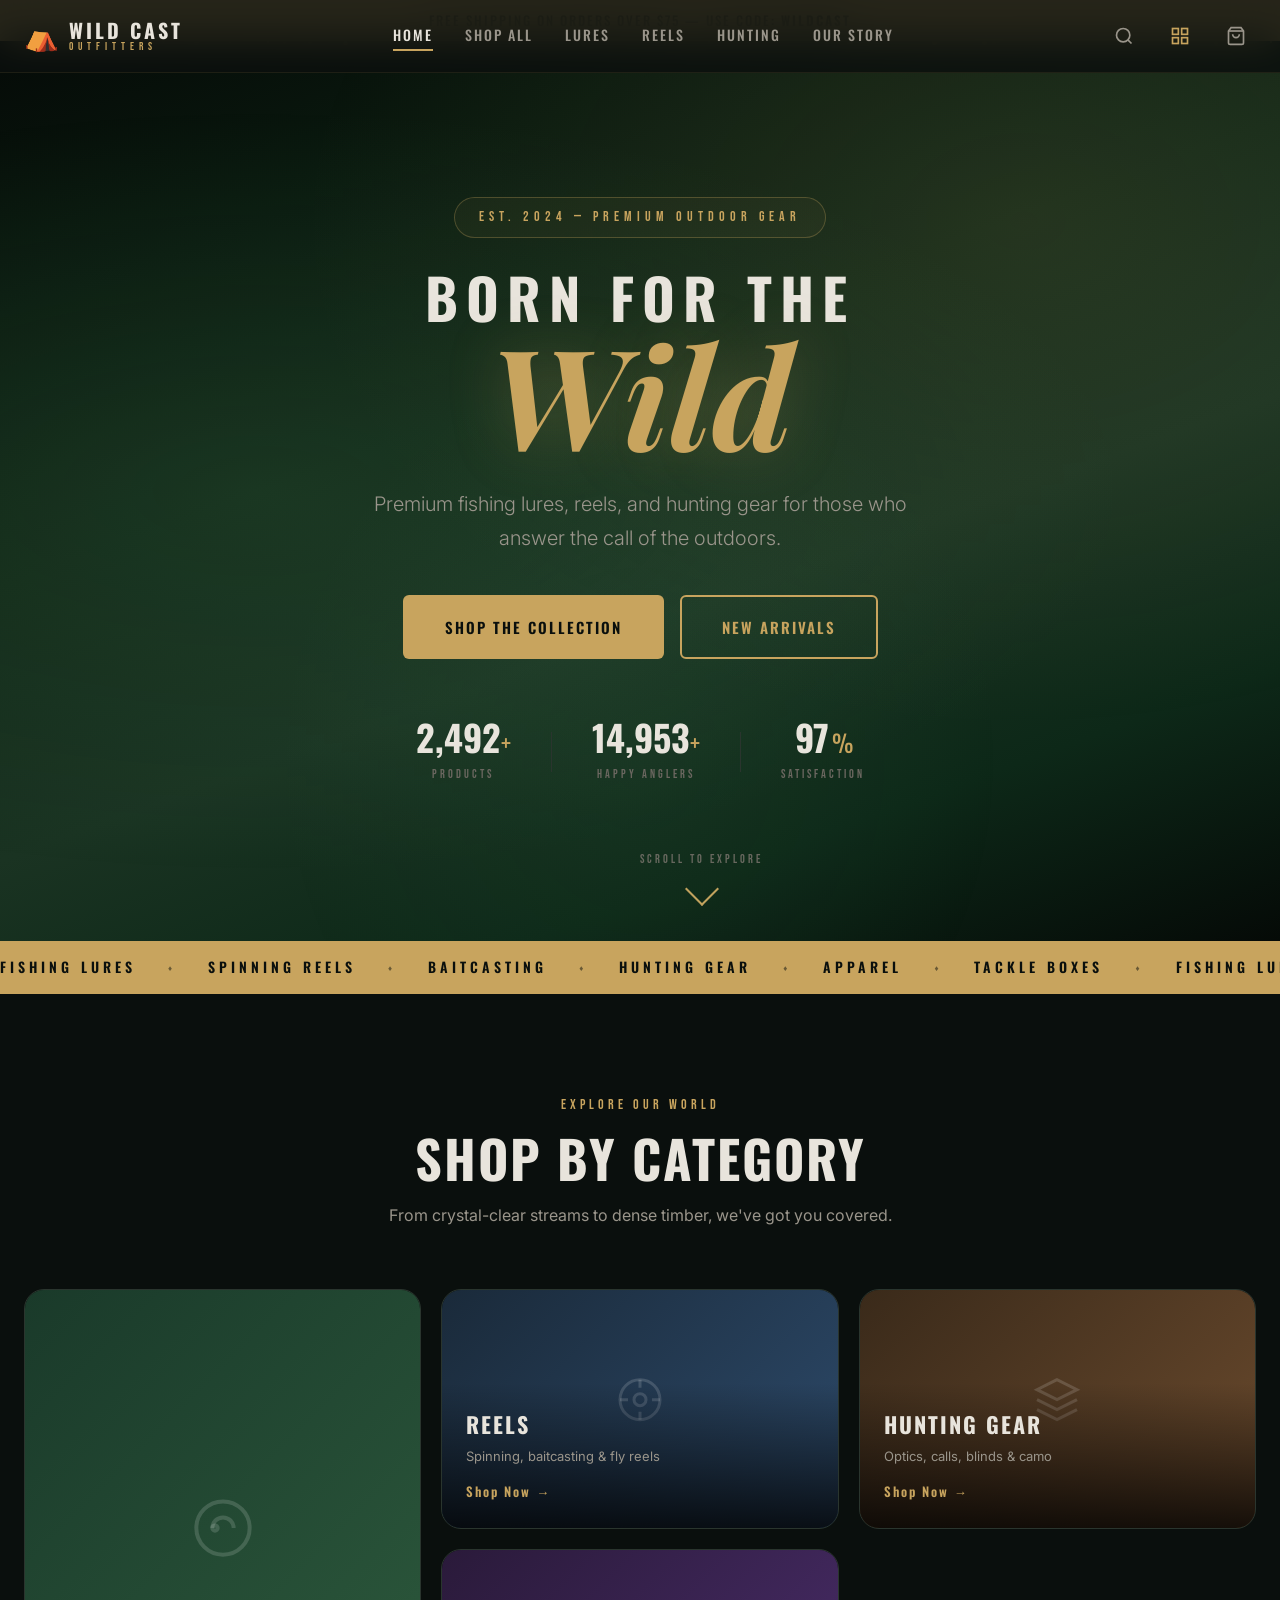
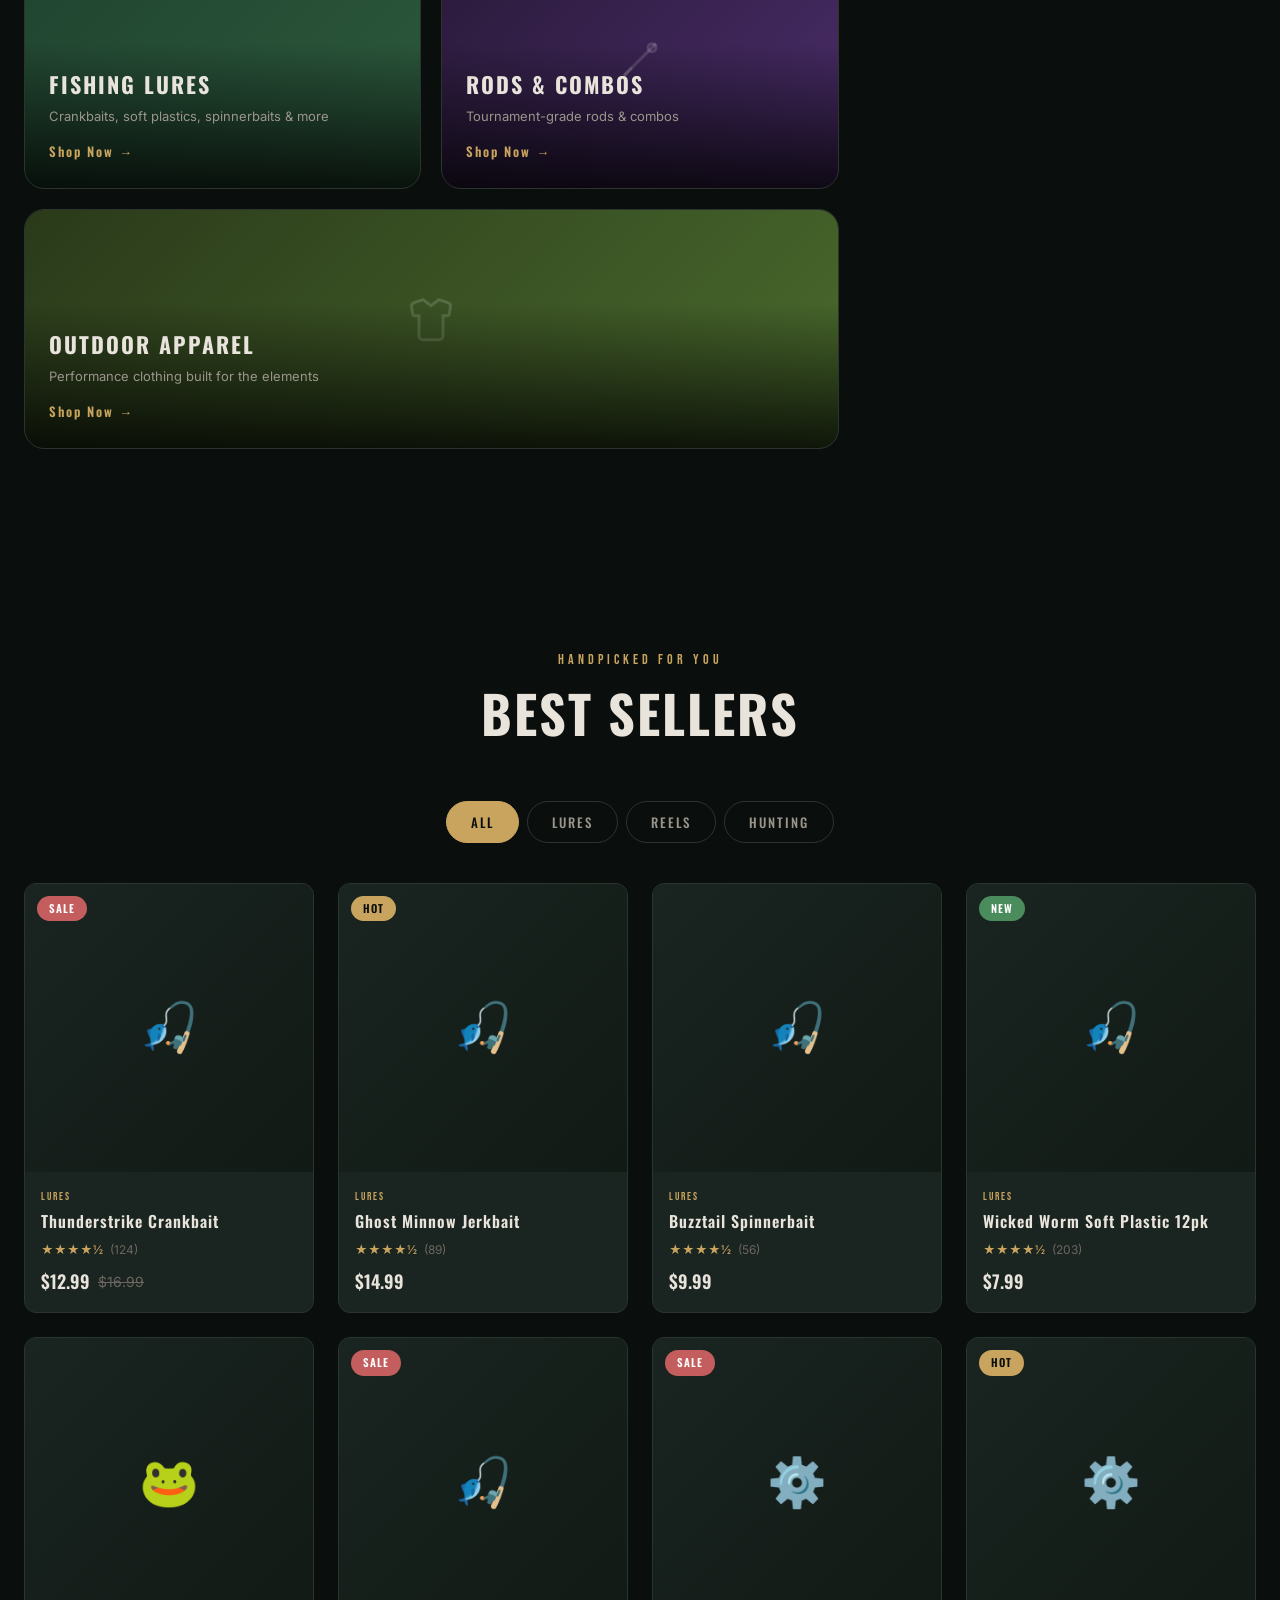
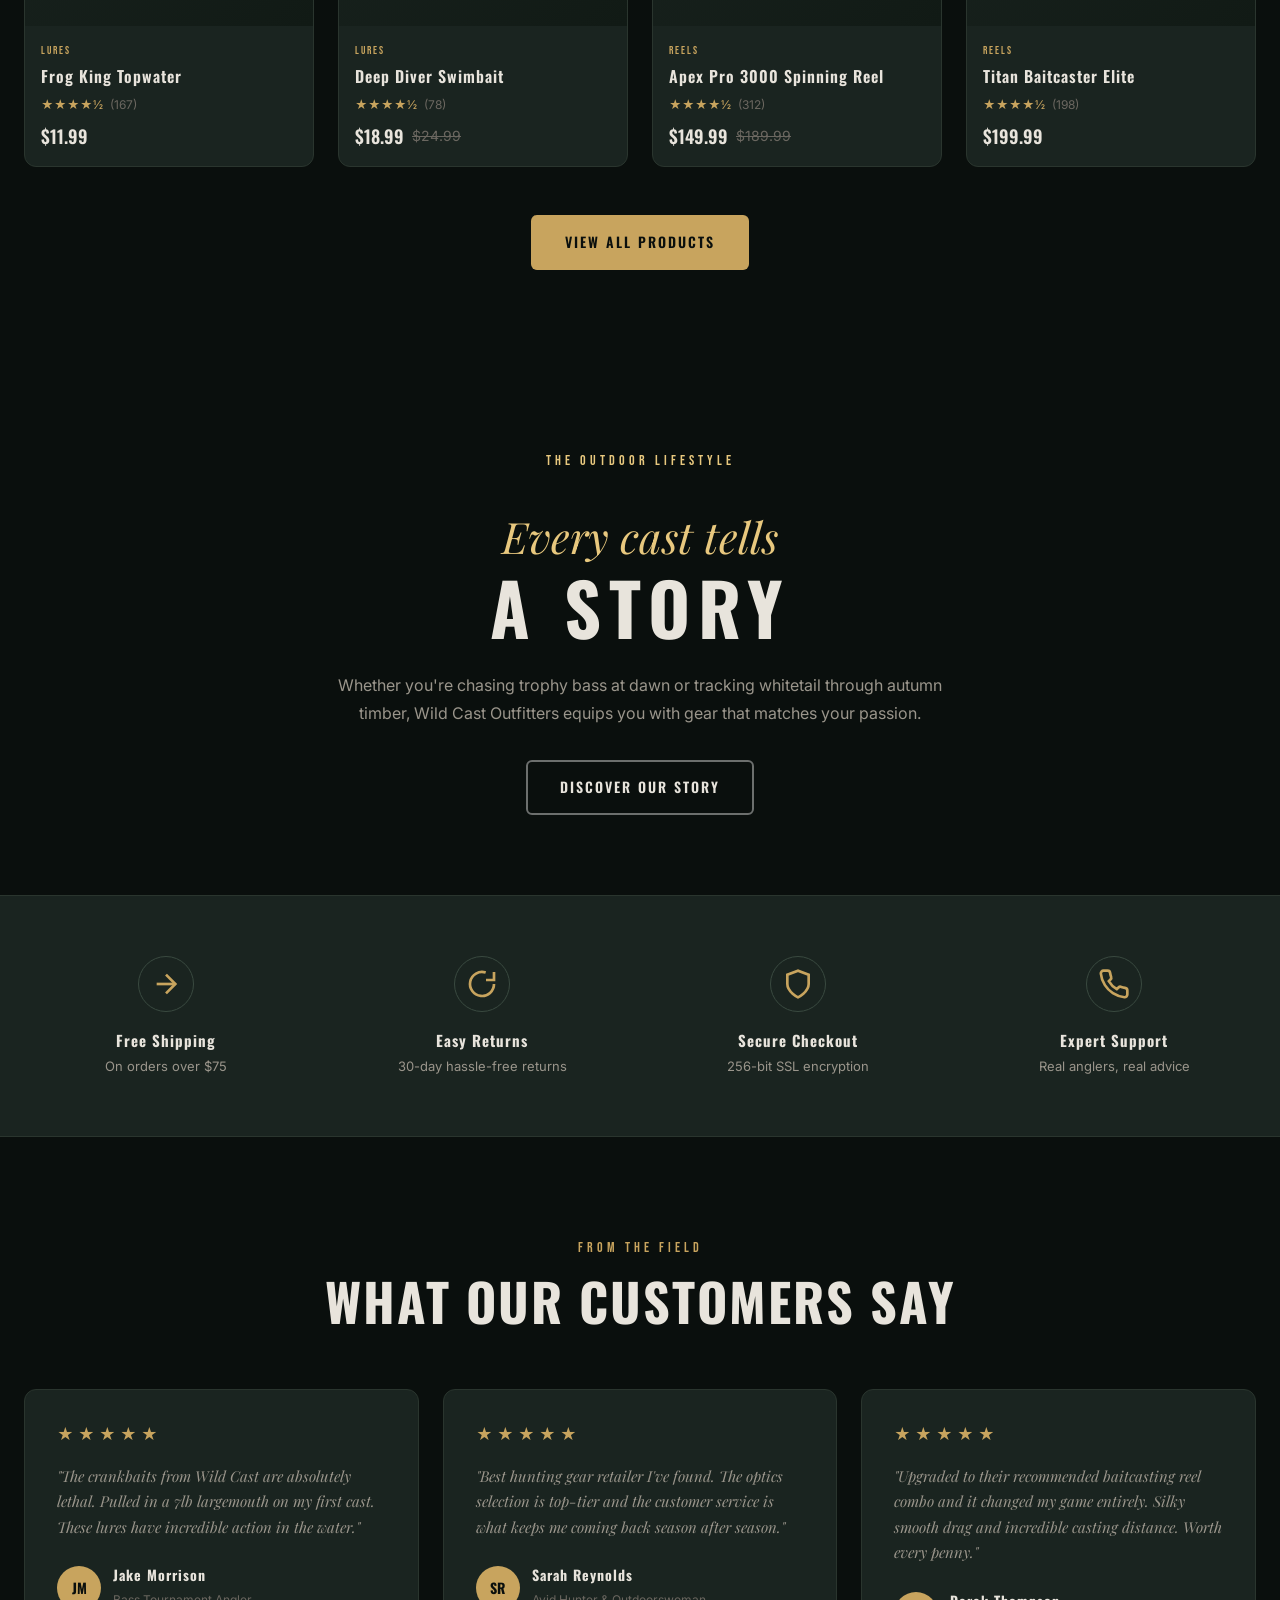
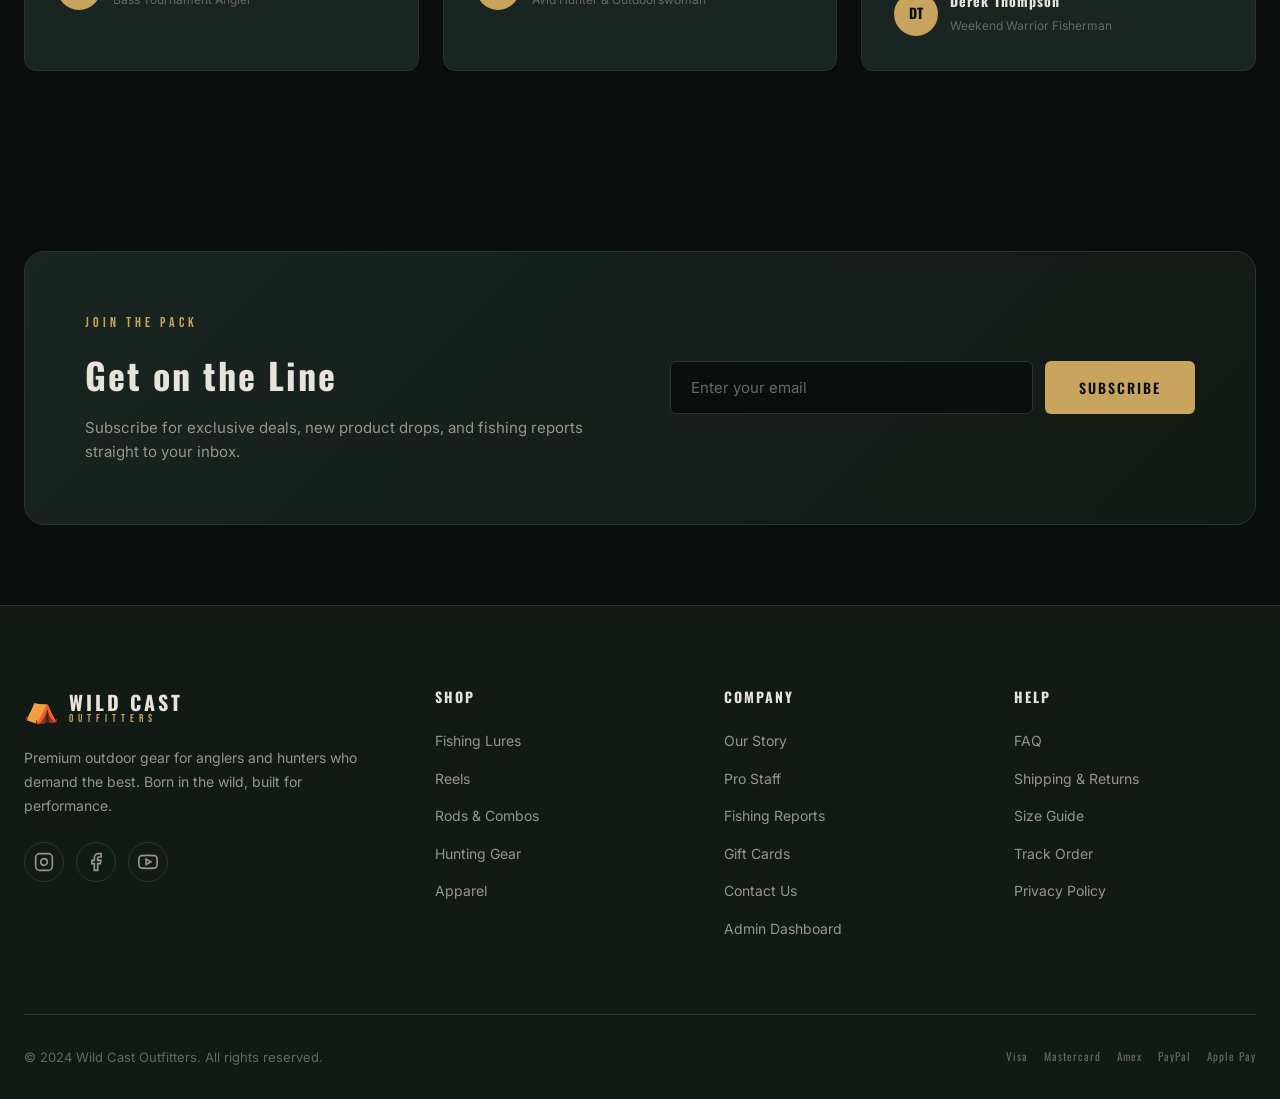
<file: index.html>
<!DOCTYPE html>
<html lang="en">
<head>
  <meta charset="UTF-8">
  <meta name="viewport" content="width=device-width, initial-scale=1.0">
  <title>Wild Cast Outfitters - Premium Fishing & Hunting Gear</title>
  <link rel="preconnect" href="https://fonts.googleapis.com">
  <link rel="preconnect" href="https://fonts.gstatic.com" crossorigin>
  <link href="https://fonts.googleapis.com/css2?family=Oswald:wght@400;500;600;700&family=Playfair+Display:ital,wght@0,400;0,700;1,400&family=Inter:wght@300;400;500;600&family=Bebas+Neue&display=swap" rel="stylesheet">
  <link rel="stylesheet" href="css/main.css">
  <link rel="stylesheet" href="css/animations.css">
  <link rel="stylesheet" href="css/homepage.css">
</head>
<body>
  <!-- Announcement Bar -->
  <div class="announcement-bar">
    <p>FREE SHIPPING ON ORDERS OVER $75 &mdash; USE CODE: <strong>WILDCAST</strong></p>
  </div>

  <!-- Navigation -->
  <header class="site-header" id="siteHeader">
    <nav class="nav-container">
      <button class="mobile-menu-toggle" id="mobileMenuToggle" aria-label="Toggle menu">
        <span></span><span></span><span></span>
      </button>
      <a href="index.html" class="logo">
        <span class="logo-icon">&#9978;</span>
        <div class="logo-text">
          <span class="logo-name">WILD CAST</span>
          <span class="logo-tagline">OUTFITTERS</span>
        </div>
      </a>
      <ul class="nav-links" id="navLinks">
        <li><a href="index.html" class="active">Home</a></li>
        <li class="has-dropdown">
          <a href="pages/catalog.html">Shop All</a>
          <div class="dropdown-menu">
            <a href="pages/catalog.html?category=lures">Fishing Lures</a>
            <a href="pages/catalog.html?category=reels">Reels</a>
            <a href="pages/catalog.html?category=rods">Rods & Combos</a>
            <a href="pages/catalog.html?category=hunting">Hunting Gear</a>
            <a href="pages/catalog.html?category=apparel">Apparel</a>
            <a href="pages/catalog.html?category=accessories">Accessories</a>
          </div>
        </li>
        <li><a href="pages/catalog.html?category=lures">Lures</a></li>
        <li><a href="pages/catalog.html?category=reels">Reels</a></li>
        <li><a href="pages/catalog.html?category=hunting">Hunting</a></li>
        <li><a href="pages/about.html">Our Story</a></li>
      </ul>
      <div class="nav-actions">
        <button class="nav-icon search-toggle" aria-label="Search">
          <svg width="20" height="20" viewBox="0 0 24 24" fill="none" stroke="currentColor" stroke-width="2"><circle cx="11" cy="11" r="8"/><path d="m21 21-4.35-4.35"/></svg>
        </button>
        <a href="admin/index.html" class="nav-icon admin-link" aria-label="Admin Dashboard" title="Admin Dashboard">
          <svg width="20" height="20" viewBox="0 0 24 24" fill="none" stroke="currentColor" stroke-width="2"><rect x="3" y="3" width="7" height="7"/><rect x="14" y="3" width="7" height="7"/><rect x="3" y="14" width="7" height="7"/><rect x="14" y="14" width="7" height="7"/></svg>
        </a>
        <button class="nav-icon cart-toggle" id="cartToggle" aria-label="Cart">
          <svg width="20" height="20" viewBox="0 0 24 24" fill="none" stroke="currentColor" stroke-width="2"><path d="M6 2 3 6v14a2 2 0 0 0 2 2h14a2 2 0 0 0 2-2V6l-3-4Z"/><path d="M3 6h18"/><path d="M16 10a4 4 0 0 1-8 0"/></svg>
          <span class="cart-count" id="cartCount">0</span>
        </button>
      </div>
    </nav>
  </header>

  <!-- Search Overlay -->
  <div class="search-overlay" id="searchOverlay">
    <div class="search-container">
      <input type="text" placeholder="Search for lures, reels, hunting gear..." class="search-input" id="searchInput">
      <button class="search-close" id="searchClose">&times;</button>
    </div>
  </div>

  <!-- Mobile Menu -->
  <div class="mobile-menu" id="mobileMenu">
    <ul class="mobile-nav-links">
      <li><a href="index.html">Home</a></li>
      <li><a href="pages/catalog.html">Shop All</a></li>
      <li><a href="pages/catalog.html?category=lures">Fishing Lures</a></li>
      <li><a href="pages/catalog.html?category=reels">Reels</a></li>
      <li><a href="pages/catalog.html?category=hunting">Hunting Gear</a></li>
      <li><a href="pages/about.html">Our Story</a></li>
    </ul>
  </div>

  <!-- Hero Section -->
  <section class="hero">
    <div class="hero-bg-overlay"></div>
    <div class="hero-particles" id="heroParticles"></div>
    <div class="hero-content fade-in-up">
      <span class="hero-badge animate-float">EST. 2024 &mdash; PREMIUM OUTDOOR GEAR</span>
      <h1 class="hero-title">
        <span class="title-line title-line-1 slide-in-left">BORN FOR THE</span>
        <span class="title-line title-line-2 slide-in-right"><em>Wild</em></span>
      </h1>
      <p class="hero-subtitle fade-in-up delay-2">Premium fishing lures, reels, and hunting gear for those who answer the call of the outdoors.</p>
      <div class="hero-actions fade-in-up delay-3">
        <a href="pages/catalog.html" class="btn btn-primary btn-lg">SHOP THE COLLECTION</a>
        <a href="pages/catalog.html?category=new" class="btn btn-outline btn-lg">NEW ARRIVALS</a>
      </div>
      <div class="hero-stats fade-in-up delay-4">
        <div class="stat">
          <span class="stat-number counter" data-target="2500">0</span><span class="stat-plus">+</span>
          <span class="stat-label">Products</span>
        </div>
        <div class="stat-divider"></div>
        <div class="stat">
          <span class="stat-number counter" data-target="15000">0</span><span class="stat-plus">+</span>
          <span class="stat-label">Happy Anglers</span>
        </div>
        <div class="stat-divider"></div>
        <div class="stat">
          <span class="stat-number counter" data-target="98">0</span><span class="stat-percent">%</span>
          <span class="stat-label">Satisfaction</span>
        </div>
      </div>
    </div>
    <div class="hero-scroll-indicator">
      <span>Scroll to explore</span>
      <div class="scroll-arrow"></div>
    </div>
  </section>

  <!-- Marquee Banner -->
  <div class="marquee-banner">
    <div class="marquee-track">
      <span>FISHING LURES</span><span class="marquee-dot">&#9830;</span>
      <span>SPINNING REELS</span><span class="marquee-dot">&#9830;</span>
      <span>BAITCASTING</span><span class="marquee-dot">&#9830;</span>
      <span>HUNTING GEAR</span><span class="marquee-dot">&#9830;</span>
      <span>APPAREL</span><span class="marquee-dot">&#9830;</span>
      <span>TACKLE BOXES</span><span class="marquee-dot">&#9830;</span>
      <span>FISHING LURES</span><span class="marquee-dot">&#9830;</span>
      <span>SPINNING REELS</span><span class="marquee-dot">&#9830;</span>
      <span>BAITCASTING</span><span class="marquee-dot">&#9830;</span>
      <span>HUNTING GEAR</span><span class="marquee-dot">&#9830;</span>
      <span>APPAREL</span><span class="marquee-dot">&#9830;</span>
      <span>TACKLE BOXES</span><span class="marquee-dot">&#9830;</span>
    </div>
  </div>

  <!-- Featured Categories -->
  <section class="section categories-section">
    <div class="container">
      <div class="section-header reveal">
        <span class="section-tag">EXPLORE OUR WORLD</span>
        <h2 class="section-title">Shop by Category</h2>
        <p class="section-desc">From crystal-clear streams to dense timber, we've got you covered.</p>
      </div>
      <div class="categories-grid">
        <a href="pages/catalog.html?category=lures" class="category-card category-large reveal">
          <div class="category-bg" style="background: linear-gradient(135deg, #1a3a2a, #2d5a3d);">
            <div class="category-icon-wrap">
              <svg width="64" height="64" viewBox="0 0 24 24" fill="none" stroke="currentColor" stroke-width="1.5"><path d="M12 2C6.48 2 2 6.48 2 12s4.48 10 10 10 10-4.48 10-10S17.52 2 12 2z"/><path d="M8 12c0-2.21 1.79-4 4-4s4 1.79 4 4"/><circle cx="9" cy="12" r="1"/></svg>
            </div>
          </div>
          <div class="category-content">
            <h3>Fishing Lures</h3>
            <p>Crankbaits, soft plastics, spinnerbaits & more</p>
            <span class="category-link">Shop Now &rarr;</span>
          </div>
        </a>
        <a href="pages/catalog.html?category=reels" class="category-card reveal">
          <div class="category-bg" style="background: linear-gradient(135deg, #1a2a3a, #2d4a6a);">
            <div class="category-icon-wrap">
              <svg width="48" height="48" viewBox="0 0 24 24" fill="none" stroke="currentColor" stroke-width="1.5"><circle cx="12" cy="12" r="10"/><circle cx="12" cy="12" r="3"/><path d="M12 2v4M12 18v4M2 12h4M18 12h4"/></svg>
            </div>
          </div>
          <div class="category-content">
            <h3>Reels</h3>
            <p>Spinning, baitcasting & fly reels</p>
            <span class="category-link">Shop Now &rarr;</span>
          </div>
        </a>
        <a href="pages/catalog.html?category=hunting" class="category-card reveal">
          <div class="category-bg" style="background: linear-gradient(135deg, #3a2a1a, #6a4a2d);">
            <div class="category-icon-wrap">
              <svg width="48" height="48" viewBox="0 0 24 24" fill="none" stroke="currentColor" stroke-width="1.5"><path d="M12 2L2 7l10 5 10-5-10-5z"/><path d="M2 17l10 5 10-5"/><path d="M2 12l10 5 10-5"/></svg>
            </div>
          </div>
          <div class="category-content">
            <h3>Hunting Gear</h3>
            <p>Optics, calls, blinds & camo</p>
            <span class="category-link">Shop Now &rarr;</span>
          </div>
        </a>
        <a href="pages/catalog.html?category=rods" class="category-card reveal">
          <div class="category-bg" style="background: linear-gradient(135deg, #2a1a3a, #4a2d6a);">
            <div class="category-icon-wrap">
              <svg width="48" height="48" viewBox="0 0 24 24" fill="none" stroke="currentColor" stroke-width="1.5"><path d="M4 20L20 4"/><circle cx="18" cy="6" r="2"/><path d="M8 16l-4 4"/></svg>
            </div>
          </div>
          <div class="category-content">
            <h3>Rods & Combos</h3>
            <p>Tournament-grade rods & combos</p>
            <span class="category-link">Shop Now &rarr;</span>
          </div>
        </a>
        <a href="pages/catalog.html?category=apparel" class="category-card category-wide reveal">
          <div class="category-bg" style="background: linear-gradient(135deg, #2a3a1a, #4a6a2d);">
            <div class="category-icon-wrap">
              <svg width="48" height="48" viewBox="0 0 24 24" fill="none" stroke="currentColor" stroke-width="1.5"><path d="M20.38 3.46L16 2 12 5 8 2 3.62 3.46a2 2 0 0 0-1.34 2.23l.58 3.47a1 1 0 0 0 .99.84H6v10c0 1.1.9 2 2 2h8a2 2 0 0 0 2-2V10h2.15a1 1 0 0 0 .99-.84l.58-3.47a2 2 0 0 0-1.34-2.23z"/></svg>
            </div>
          </div>
          <div class="category-content">
            <h3>Outdoor Apparel</h3>
            <p>Performance clothing built for the elements</p>
            <span class="category-link">Shop Now &rarr;</span>
          </div>
        </a>
      </div>
    </div>
  </section>

  <!-- Featured Products -->
  <section class="section products-section">
    <div class="container">
      <div class="section-header reveal">
        <span class="section-tag">HANDPICKED FOR YOU</span>
        <h2 class="section-title">Best Sellers</h2>
      </div>
      <div class="product-filters reveal">
        <button class="filter-btn active" data-filter="all">All</button>
        <button class="filter-btn" data-filter="lures">Lures</button>
        <button class="filter-btn" data-filter="reels">Reels</button>
        <button class="filter-btn" data-filter="hunting">Hunting</button>
      </div>
      <div class="products-grid" id="featuredProducts">
        <!-- Products injected by JS -->
      </div>
      <div class="section-cta reveal">
        <a href="pages/catalog.html" class="btn btn-primary">VIEW ALL PRODUCTS</a>
      </div>
    </div>
  </section>

  <!-- Lifestyle Banner -->
  <section class="lifestyle-banner parallax-section">
    <div class="parallax-bg" style="background: linear-gradient(135deg, #0a1a0f 0%, #1a3322 50%, #0d2818 100%);"></div>
    <div class="lifestyle-content reveal">
      <span class="section-tag light">THE OUTDOOR LIFESTYLE</span>
      <h2 class="lifestyle-title">
        <span class="script-text">Every cast tells</span><br>
        <span class="bold-text">A STORY</span>
      </h2>
      <p class="lifestyle-desc">Whether you're chasing trophy bass at dawn or tracking whitetail through autumn timber, Wild Cast Outfitters equips you with gear that matches your passion.</p>
      <a href="pages/about.html" class="btn btn-outline light">DISCOVER OUR STORY</a>
    </div>
  </section>

  <!-- Features Strip -->
  <section class="features-strip">
    <div class="container">
      <div class="features-grid">
        <div class="feature-item reveal">
          <div class="feature-icon">
            <svg width="32" height="32" viewBox="0 0 24 24" fill="none" stroke="currentColor" stroke-width="2"><path d="M5 12h14"/><path d="M12 5l7 7-7 7"/></svg>
          </div>
          <h4>Free Shipping</h4>
          <p>On orders over $75</p>
        </div>
        <div class="feature-item reveal">
          <div class="feature-icon">
            <svg width="32" height="32" viewBox="0 0 24 24" fill="none" stroke="currentColor" stroke-width="2"><path d="M21 12a9 9 0 1 1-6.219-8.56"/><path d="M21 3v6h-6"/></svg>
          </div>
          <h4>Easy Returns</h4>
          <p>30-day hassle-free returns</p>
        </div>
        <div class="feature-item reveal">
          <div class="feature-icon">
            <svg width="32" height="32" viewBox="0 0 24 24" fill="none" stroke="currentColor" stroke-width="2"><path d="M12 22s8-4 8-10V5l-8-3-8 3v7c0 6 8 10 8 10z"/></svg>
          </div>
          <h4>Secure Checkout</h4>
          <p>256-bit SSL encryption</p>
        </div>
        <div class="feature-item reveal">
          <div class="feature-icon">
            <svg width="32" height="32" viewBox="0 0 24 24" fill="none" stroke="currentColor" stroke-width="2"><path d="M22 16.92v3a2 2 0 0 1-2.18 2 19.79 19.79 0 0 1-8.63-3.07 19.5 19.5 0 0 1-6-6 19.79 19.79 0 0 1-3.07-8.67A2 2 0 0 1 4.11 2h3a2 2 0 0 1 2 1.72c.127.96.361 1.903.7 2.81a2 2 0 0 1-.45 2.11L8.09 9.91a16 16 0 0 0 6 6l1.27-1.27a2 2 0 0 1 2.11-.45c.907.339 1.85.573 2.81.7A2 2 0 0 1 22 16.92z"/></svg>
          </div>
          <h4>Expert Support</h4>
          <p>Real anglers, real advice</p>
        </div>
      </div>
    </div>
  </section>

  <!-- Testimonials -->
  <section class="section testimonials-section">
    <div class="container">
      <div class="section-header reveal">
        <span class="section-tag">FROM THE FIELD</span>
        <h2 class="section-title">What Our Customers Say</h2>
      </div>
      <div class="testimonials-slider" id="testimonialsSlider">
        <div class="testimonial-card reveal">
          <div class="testimonial-stars">&#9733;&#9733;&#9733;&#9733;&#9733;</div>
          <p class="testimonial-text">"The crankbaits from Wild Cast are absolutely lethal. Pulled in a 7lb largemouth on my first cast. These lures have incredible action in the water."</p>
          <div class="testimonial-author">
            <div class="author-avatar">JM</div>
            <div>
              <strong>Jake Morrison</strong>
              <span>Bass Tournament Angler</span>
            </div>
          </div>
        </div>
        <div class="testimonial-card reveal">
          <div class="testimonial-stars">&#9733;&#9733;&#9733;&#9733;&#9733;</div>
          <p class="testimonial-text">"Best hunting gear retailer I've found. The optics selection is top-tier and the customer service is what keeps me coming back season after season."</p>
          <div class="testimonial-author">
            <div class="author-avatar">SR</div>
            <div>
              <strong>Sarah Reynolds</strong>
              <span>Avid Hunter & Outdoorswoman</span>
            </div>
          </div>
        </div>
        <div class="testimonial-card reveal">
          <div class="testimonial-stars">&#9733;&#9733;&#9733;&#9733;&#9733;</div>
          <p class="testimonial-text">"Upgraded to their recommended baitcasting reel combo and it changed my game entirely. Silky smooth drag and incredible casting distance. Worth every penny."</p>
          <div class="testimonial-author">
            <div class="author-avatar">DT</div>
            <div>
              <strong>Derek Thompson</strong>
              <span>Weekend Warrior Fisherman</span>
            </div>
          </div>
        </div>
      </div>
    </div>
  </section>

  <!-- Newsletter -->
  <section class="newsletter-section">
    <div class="container">
      <div class="newsletter-wrap reveal">
        <div class="newsletter-content">
          <span class="section-tag">JOIN THE PACK</span>
          <h2 class="newsletter-title">Get on the Line</h2>
          <p>Subscribe for exclusive deals, new product drops, and fishing reports straight to your inbox.</p>
        </div>
        <form class="newsletter-form" id="newsletterForm">
          <input type="email" placeholder="Enter your email" required>
          <button type="submit" class="btn btn-primary">SUBSCRIBE</button>
        </form>
      </div>
    </div>
  </section>

  <!-- Footer -->
  <footer class="site-footer">
    <div class="container">
      <div class="footer-grid">
        <div class="footer-brand">
          <a href="index.html" class="logo footer-logo">
            <span class="logo-icon">&#9978;</span>
            <div class="logo-text">
              <span class="logo-name">WILD CAST</span>
              <span class="logo-tagline">OUTFITTERS</span>
            </div>
          </a>
          <p>Premium outdoor gear for anglers and hunters who demand the best. Born in the wild, built for performance.</p>
          <div class="social-links">
            <a href="#" aria-label="Instagram">
              <svg width="20" height="20" viewBox="0 0 24 24" fill="none" stroke="currentColor" stroke-width="2"><rect x="2" y="2" width="20" height="20" rx="5" ry="5"/><path d="M16 11.37A4 4 0 1 1 12.63 8 4 4 0 0 1 16 11.37z"/><line x1="17.5" y1="6.5" x2="17.51" y2="6.5"/></svg>
            </a>
            <a href="#" aria-label="Facebook">
              <svg width="20" height="20" viewBox="0 0 24 24" fill="none" stroke="currentColor" stroke-width="2"><path d="M18 2h-3a5 5 0 0 0-5 5v3H7v4h3v8h4v-8h3l1-4h-4V7a1 1 0 0 1 1-1h3z"/></svg>
            </a>
            <a href="#" aria-label="YouTube">
              <svg width="20" height="20" viewBox="0 0 24 24" fill="none" stroke="currentColor" stroke-width="2"><path d="M22.54 6.42a2.78 2.78 0 0 0-1.94-2C18.88 4 12 4 12 4s-6.88 0-8.6.46a2.78 2.78 0 0 0-1.94 2A29 29 0 0 0 1 11.75a29 29 0 0 0 .46 5.33A2.78 2.78 0 0 0 3.4 19.1c1.72.46 8.6.46 8.6.46s6.88 0 8.6-.46a2.78 2.78 0 0 0 1.94-2 29 29 0 0 0 .46-5.25 29 29 0 0 0-.46-5.33z"/><polygon points="9.75 15.02 15.5 11.75 9.75 8.48 9.75 15.02"/></svg>
            </a>
          </div>
        </div>
        <div class="footer-links">
          <h4>Shop</h4>
          <ul>
            <li><a href="pages/catalog.html?category=lures">Fishing Lures</a></li>
            <li><a href="pages/catalog.html?category=reels">Reels</a></li>
            <li><a href="pages/catalog.html?category=rods">Rods & Combos</a></li>
            <li><a href="pages/catalog.html?category=hunting">Hunting Gear</a></li>
            <li><a href="pages/catalog.html?category=apparel">Apparel</a></li>
          </ul>
        </div>
        <div class="footer-links">
          <h4>Company</h4>
          <ul>
            <li><a href="pages/about.html">Our Story</a></li>
            <li><a href="#">Pro Staff</a></li>
            <li><a href="#">Fishing Reports</a></li>
            <li><a href="#">Gift Cards</a></li>
            <li><a href="#">Contact Us</a></li>
            <li><a href="admin/index.html">Admin Dashboard</a></li>
          </ul>
        </div>
        <div class="footer-links">
          <h4>Help</h4>
          <ul>
            <li><a href="#">FAQ</a></li>
            <li><a href="#">Shipping & Returns</a></li>
            <li><a href="#">Size Guide</a></li>
            <li><a href="#">Track Order</a></li>
            <li><a href="#">Privacy Policy</a></li>
          </ul>
        </div>
      </div>
      <div class="footer-bottom">
        <p>&copy; 2024 Wild Cast Outfitters. All rights reserved.</p>
        <div class="payment-icons">
          <span>Visa</span>
          <span>Mastercard</span>
          <span>Amex</span>
          <span>PayPal</span>
          <span>Apple Pay</span>
        </div>
      </div>
    </div>
  </footer>

  <!-- Cart Drawer -->
  <div class="cart-overlay" id="cartOverlay"></div>
  <div class="cart-drawer" id="cartDrawer">
    <div class="cart-header">
      <h3>Your Cart</h3>
      <button class="cart-close" id="cartClose">&times;</button>
    </div>
    <div class="cart-items" id="cartItems">
      <div class="cart-empty">
        <svg width="48" height="48" viewBox="0 0 24 24" fill="none" stroke="currentColor" stroke-width="1.5"><path d="M6 2 3 6v14a2 2 0 0 0 2 2h14a2 2 0 0 0 2-2V6l-3-4Z"/><path d="M3 6h18"/><path d="M16 10a4 4 0 0 1-8 0"/></svg>
        <p>Your cart is empty</p>
        <a href="pages/catalog.html" class="btn btn-primary btn-sm">START SHOPPING</a>
      </div>
    </div>
    <div class="cart-footer" id="cartFooter" style="display:none;">
      <div class="cart-subtotal">
        <span>Subtotal</span>
        <span id="cartSubtotal">$0.00</span>
      </div>
      <p class="cart-note">Shipping & taxes calculated at checkout</p>
      <button class="btn btn-primary btn-full">CHECKOUT</button>
      <a href="pages/catalog.html" class="cart-continue">Continue Shopping &rarr;</a>
    </div>
  </div>

  <script src="js/products.js"></script>
  <script src="js/cart.js"></script>
  <script src="js/main.js"></script>
</body>
</html>
</file>
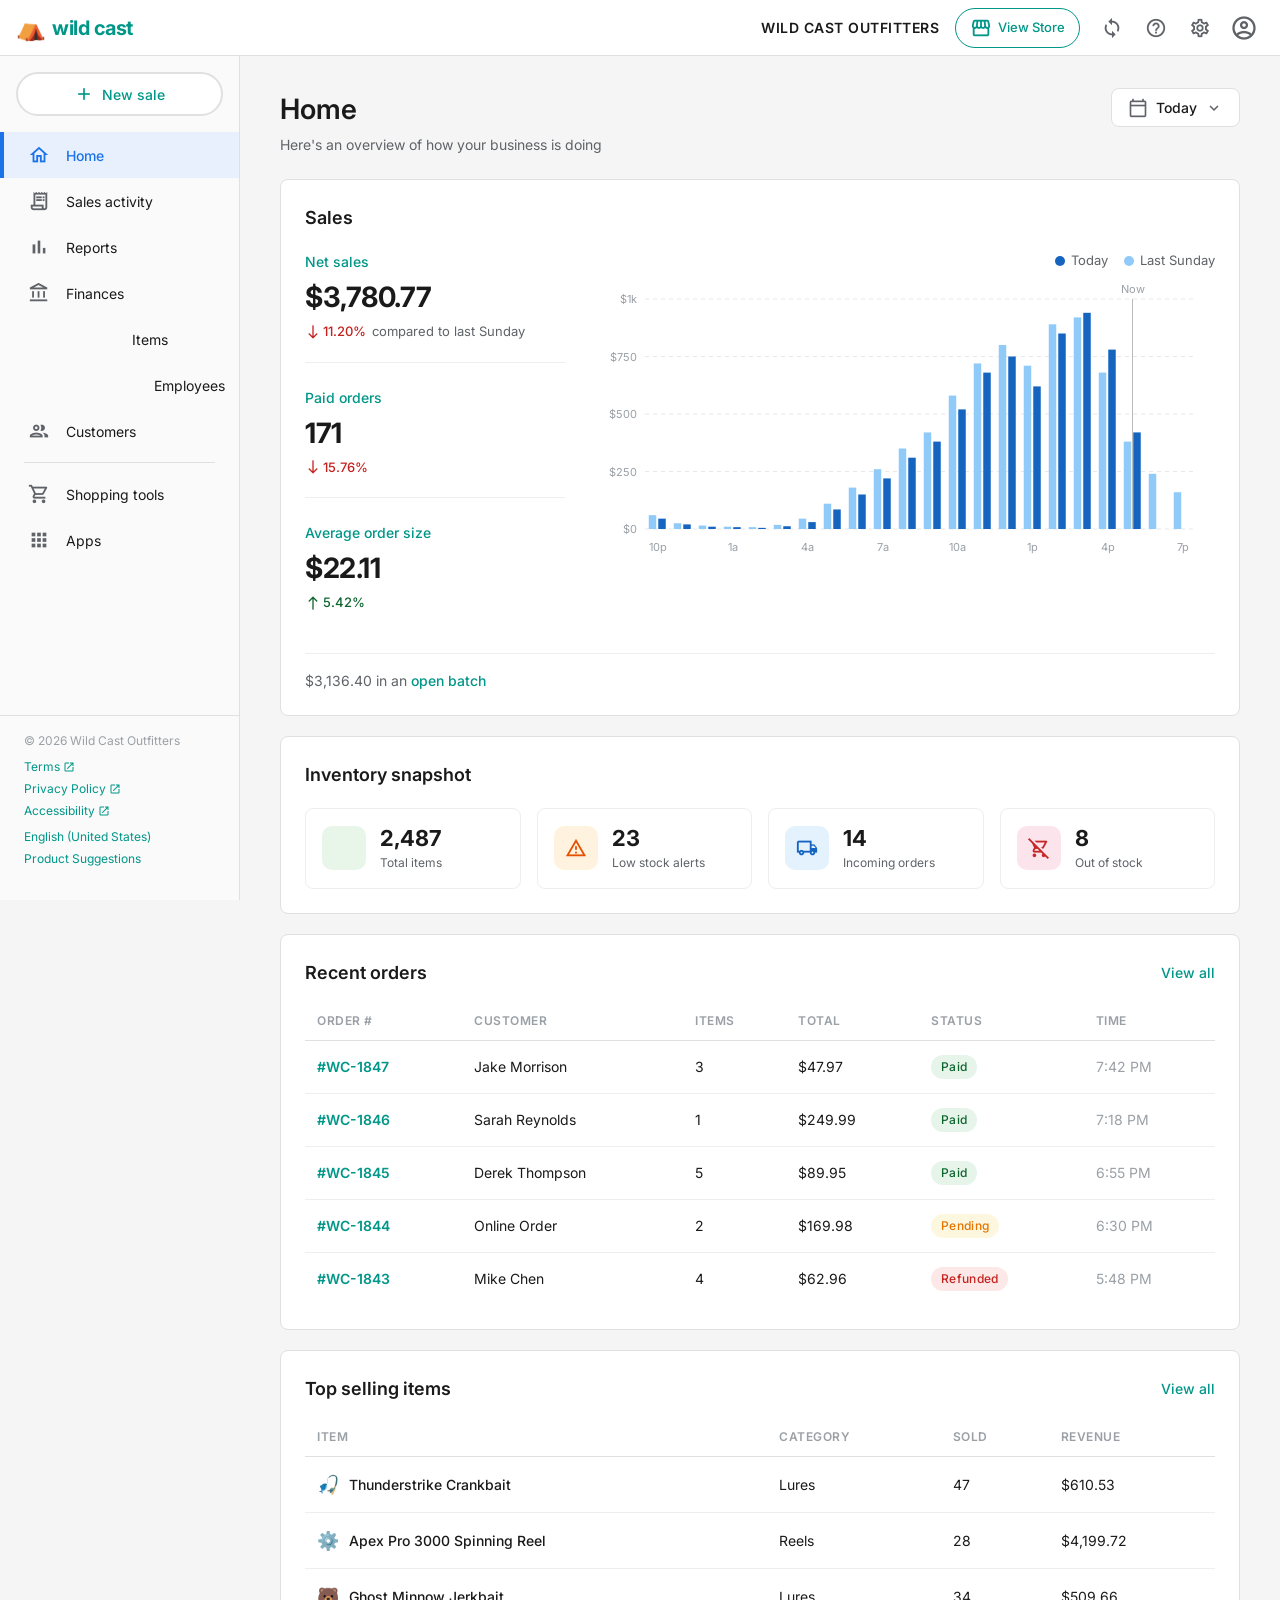
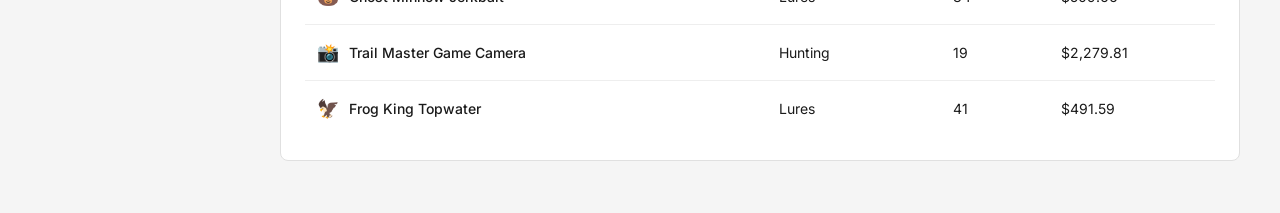
<file: admin/index.html>
<!DOCTYPE html>
<html lang="en">
<head>
  <meta charset="UTF-8">
  <meta name="viewport" content="width=device-width, initial-scale=1.0">
  <title>Wild Cast Outfitters | Dashboard</title>
  <link rel="preconnect" href="https://fonts.googleapis.com">
  <link rel="preconnect" href="https://fonts.gstatic.com" crossorigin>
  <link href="https://fonts.googleapis.com/css2?family=Inter:wght@300;400;500;600;700&display=swap" rel="stylesheet">
  <link href="https://fonts.googleapis.com/icon?family=Material+Icons+Outlined" rel="stylesheet">
  <link rel="stylesheet" href="css/dashboard.css">
</head>
<body>
  <!-- Top Header Bar -->
  <header class="top-bar">
    <div class="top-bar-left">
      <button class="mobile-sidebar-toggle" id="sidebarToggle">
        <span class="material-icons-outlined">menu</span>
      </button>
      <a href="index.html" class="top-logo">
        <span class="top-logo-icon">&#9978;</span>
        <span class="top-logo-text">wild cast</span>
      </a>
    </div>
    <div class="top-bar-right">
      <span class="business-name">WILD CAST OUTFITTERS</span>
      <div class="top-bar-actions">
        <a href="../index.html" class="top-icon-btn view-store-btn" title="View Store">
          <span class="material-icons-outlined">storefront</span>
          <span class="view-store-label">View Store</span>
        </a>
        <button class="top-icon-btn" title="Sync">
          <span class="material-icons-outlined">sync</span>
        </button>
        <button class="top-icon-btn" title="Help">
          <span class="material-icons-outlined">help_outline</span>
        </button>
        <button class="top-icon-btn" title="Settings">
          <span class="material-icons-outlined">settings</span>
        </button>
        <a href="../index.html" class="top-icon-btn avatar-btn" title="Back to Store">
          <span class="material-icons-outlined">account_circle</span>
        </a>
      </div>
    </div>
  </header>

  <div class="dashboard-layout">
    <!-- Sidebar -->
    <aside class="sidebar" id="sidebar">
      <div class="sidebar-inner">
        <button class="new-sale-btn">
          <span class="material-icons-outlined">add</span>
          New sale
        </button>

        <nav class="sidebar-nav">
          <a href="index.html" class="nav-item active" data-page="home">
            <span class="material-icons-outlined">home</span>
            Home
          </a>
          <a href="sales.html" class="nav-item" data-page="sales">
            <span class="material-icons-outlined">receipt_long</span>
            Sales activity
          </a>
          <a href="reports.html" class="nav-item" data-page="reports">
            <span class="material-icons-outlined">bar_chart</span>
            Reports
          </a>
          <a href="finances.html" class="nav-item" data-page="finances">
            <span class="material-icons-outlined">account_balance</span>
            Finances
          </a>
          <a href="items.html" class="nav-item" data-page="items">
            <span class="material-icons-outlined">sell</span>
            Items
          </a>
          <a href="employees.html" class="nav-item" data-page="employees">
            <span class="material-icons-outlined">badge</span>
            Employees
          </a>
          <a href="customers.html" class="nav-item" data-page="customers">
            <span class="material-icons-outlined">people</span>
            Customers
          </a>

          <div class="nav-divider"></div>

          <a href="#" class="nav-item" data-page="shopping">
            <span class="material-icons-outlined">shopping_cart</span>
            Shopping tools
          </a>
          <a href="#" class="nav-item" data-page="apps">
            <span class="material-icons-outlined">apps</span>
            Apps
          </a>
        </nav>

        <div class="sidebar-footer">
          <p>&copy; 2026 Wild Cast Outfitters</p>
          <div class="sidebar-footer-links">
            <a href="#">Terms <span class="material-icons-outlined" style="font-size:12px">open_in_new</span></a>
            <a href="#">Privacy Policy <span class="material-icons-outlined" style="font-size:12px">open_in_new</span></a>
            <a href="#">Accessibility <span class="material-icons-outlined" style="font-size:12px">open_in_new</span></a>
          </div>
          <a href="#" class="sidebar-footer-lang">English (United States)</a>
          <a href="#" class="sidebar-footer-suggest">Product Suggestions</a>
        </div>
      </div>
    </aside>

    <!-- Sidebar overlay for mobile -->
    <div class="sidebar-overlay" id="sidebarOverlay"></div>

    <!-- Main Content -->
    <main class="main-content">
      <div class="page-header">
        <div class="page-header-left">
          <h1 class="page-title">Home</h1>
          <p class="page-subtitle">Here's an overview of how your business is doing</p>
        </div>
        <div class="page-header-right">
          <div class="date-picker" id="datePicker">
            <span class="material-icons-outlined">calendar_today</span>
            <span class="date-picker-label" id="datePickerLabel">Today</span>
            <span class="material-icons-outlined" style="font-size:18px">expand_more</span>
            <div class="date-picker-dropdown" id="dateDropdown">
              <button class="date-option active" data-range="today">Today</button>
              <button class="date-option" data-range="yesterday">Yesterday</button>
              <button class="date-option" data-range="week">This week</button>
              <button class="date-option" data-range="month">This month</button>
              <button class="date-option" data-range="quarter">This quarter</button>
              <button class="date-option" data-range="year">This year</button>
            </div>
          </div>
        </div>
      </div>

      <!-- Sales Card -->
      <div class="dashboard-card">
        <h2 class="card-section-title">Sales</h2>

        <div class="sales-overview">
          <div class="sales-metrics">
            <div class="metric-block">
              <a href="reports.html" class="metric-label-link">Net sales</a>
              <div class="metric-value">$3,780.77</div>
              <div class="metric-change negative">
                <span class="material-icons-outlined">south</span>
                11.20% <span class="change-context">compared to last Sunday</span>
              </div>
            </div>

            <div class="metric-block">
              <a href="sales.html" class="metric-label-link">Paid orders</a>
              <div class="metric-value">171</div>
              <div class="metric-change negative">
                <span class="material-icons-outlined">south</span>
                15.76%
              </div>
            </div>

            <div class="metric-block">
              <a href="reports.html" class="metric-label-link">Average order size</a>
              <div class="metric-value">$22.11</div>
              <div class="metric-change positive">
                <span class="material-icons-outlined">north</span>
                5.42%
              </div>
            </div>
          </div>

          <div class="sales-chart-area">
            <div class="chart-legend">
              <span class="legend-item">
                <span class="legend-dot today"></span> Today
              </span>
              <span class="legend-item">
                <span class="legend-dot comparison"></span> Last Sunday
              </span>
            </div>
            <div class="chart-container">
              <canvas id="salesChart"></canvas>
            </div>
          </div>
        </div>

        <div class="card-footer-row">
          <span>$3,136.40 in an <a href="#" class="link-teal">open batch</a></span>
        </div>
      </div>

      <!-- Inventory Snapshot -->
      <div class="dashboard-card">
        <h2 class="card-section-title">Inventory snapshot</h2>
        <div class="inventory-grid">
          <div class="inv-stat-card">
            <div class="inv-stat-icon" style="background:#e8f5e9;color:#2e7d32;">
              <span class="material-icons-outlined">inventory_2</span>
            </div>
            <div class="inv-stat-info">
              <span class="inv-stat-value">2,487</span>
              <span class="inv-stat-label">Total items</span>
            </div>
          </div>
          <div class="inv-stat-card">
            <div class="inv-stat-icon" style="background:#fff3e0;color:#e65100;">
              <span class="material-icons-outlined">warning_amber</span>
            </div>
            <div class="inv-stat-info">
              <span class="inv-stat-value">23</span>
              <span class="inv-stat-label">Low stock alerts</span>
            </div>
          </div>
          <div class="inv-stat-card">
            <div class="inv-stat-icon" style="background:#e3f2fd;color:#1565c0;">
              <span class="material-icons-outlined">local_shipping</span>
            </div>
            <div class="inv-stat-info">
              <span class="inv-stat-value">14</span>
              <span class="inv-stat-label">Incoming orders</span>
            </div>
          </div>
          <div class="inv-stat-card">
            <div class="inv-stat-icon" style="background:#fce4ec;color:#c62828;">
              <span class="material-icons-outlined">remove_shopping_cart</span>
            </div>
            <div class="inv-stat-info">
              <span class="inv-stat-value">8</span>
              <span class="inv-stat-label">Out of stock</span>
            </div>
          </div>
        </div>
      </div>

      <!-- Recent Orders -->
      <div class="dashboard-card">
        <div class="card-header-row">
          <h2 class="card-section-title" style="margin-bottom:0">Recent orders</h2>
          <a href="sales.html" class="link-teal">View all</a>
        </div>
        <div class="table-responsive">
          <table class="data-table">
            <thead>
              <tr>
                <th>Order #</th>
                <th>Customer</th>
                <th>Items</th>
                <th>Total</th>
                <th>Status</th>
                <th>Time</th>
              </tr>
            </thead>
            <tbody>
              <tr>
                <td class="order-id">#WC-1847</td>
                <td>Jake Morrison</td>
                <td>3</td>
                <td>$47.97</td>
                <td><span class="status-badge status-paid">Paid</span></td>
                <td class="text-muted">7:42 PM</td>
              </tr>
              <tr>
                <td class="order-id">#WC-1846</td>
                <td>Sarah Reynolds</td>
                <td>1</td>
                <td>$249.99</td>
                <td><span class="status-badge status-paid">Paid</span></td>
                <td class="text-muted">7:18 PM</td>
              </tr>
              <tr>
                <td class="order-id">#WC-1845</td>
                <td>Derek Thompson</td>
                <td>5</td>
                <td>$89.95</td>
                <td><span class="status-badge status-paid">Paid</span></td>
                <td class="text-muted">6:55 PM</td>
              </tr>
              <tr>
                <td class="order-id">#WC-1844</td>
                <td>Online Order</td>
                <td>2</td>
                <td>$169.98</td>
                <td><span class="status-badge status-pending">Pending</span></td>
                <td class="text-muted">6:30 PM</td>
              </tr>
              <tr>
                <td class="order-id">#WC-1843</td>
                <td>Mike Chen</td>
                <td>4</td>
                <td>$62.96</td>
                <td><span class="status-badge status-refund">Refunded</span></td>
                <td class="text-muted">5:48 PM</td>
              </tr>
            </tbody>
          </table>
        </div>
      </div>

      <!-- Top Selling Items -->
      <div class="dashboard-card">
        <div class="card-header-row">
          <h2 class="card-section-title" style="margin-bottom:0">Top selling items</h2>
          <a href="items.html" class="link-teal">View all</a>
        </div>
        <div class="table-responsive">
          <table class="data-table">
            <thead>
              <tr>
                <th>Item</th>
                <th>Category</th>
                <th>Sold</th>
                <th>Revenue</th>
              </tr>
            </thead>
            <tbody>
              <tr>
                <td class="item-name-cell">
                  <span class="item-icon">&#127907;</span>
                  Thunderstrike Crankbait
                </td>
                <td>Lures</td>
                <td>47</td>
                <td>$610.53</td>
              </tr>
              <tr>
                <td class="item-name-cell">
                  <span class="item-icon">&#9881;&#65039;</span>
                  Apex Pro 3000 Spinning Reel
                </td>
                <td>Reels</td>
                <td>28</td>
                <td>$4,199.72</td>
              </tr>
              <tr>
                <td class="item-name-cell">
                  <span class="item-icon">&#128059;</span>
                  Ghost Minnow Jerkbait
                </td>
                <td>Lures</td>
                <td>34</td>
                <td>$509.66</td>
              </tr>
              <tr>
                <td class="item-name-cell">
                  <span class="item-icon">&#128248;</span>
                  Trail Master Game Camera
                </td>
                <td>Hunting</td>
                <td>19</td>
                <td>$2,279.81</td>
              </tr>
              <tr>
                <td class="item-name-cell">
                  <span class="item-icon">&#129413;</span>
                  Frog King Topwater
                </td>
                <td>Lures</td>
                <td>41</td>
                <td>$491.59</td>
              </tr>
            </tbody>
          </table>
        </div>
      </div>

    </main>
  </div>

  <script src="js/dashboard.js"></script>
</body>
</html>
</file>
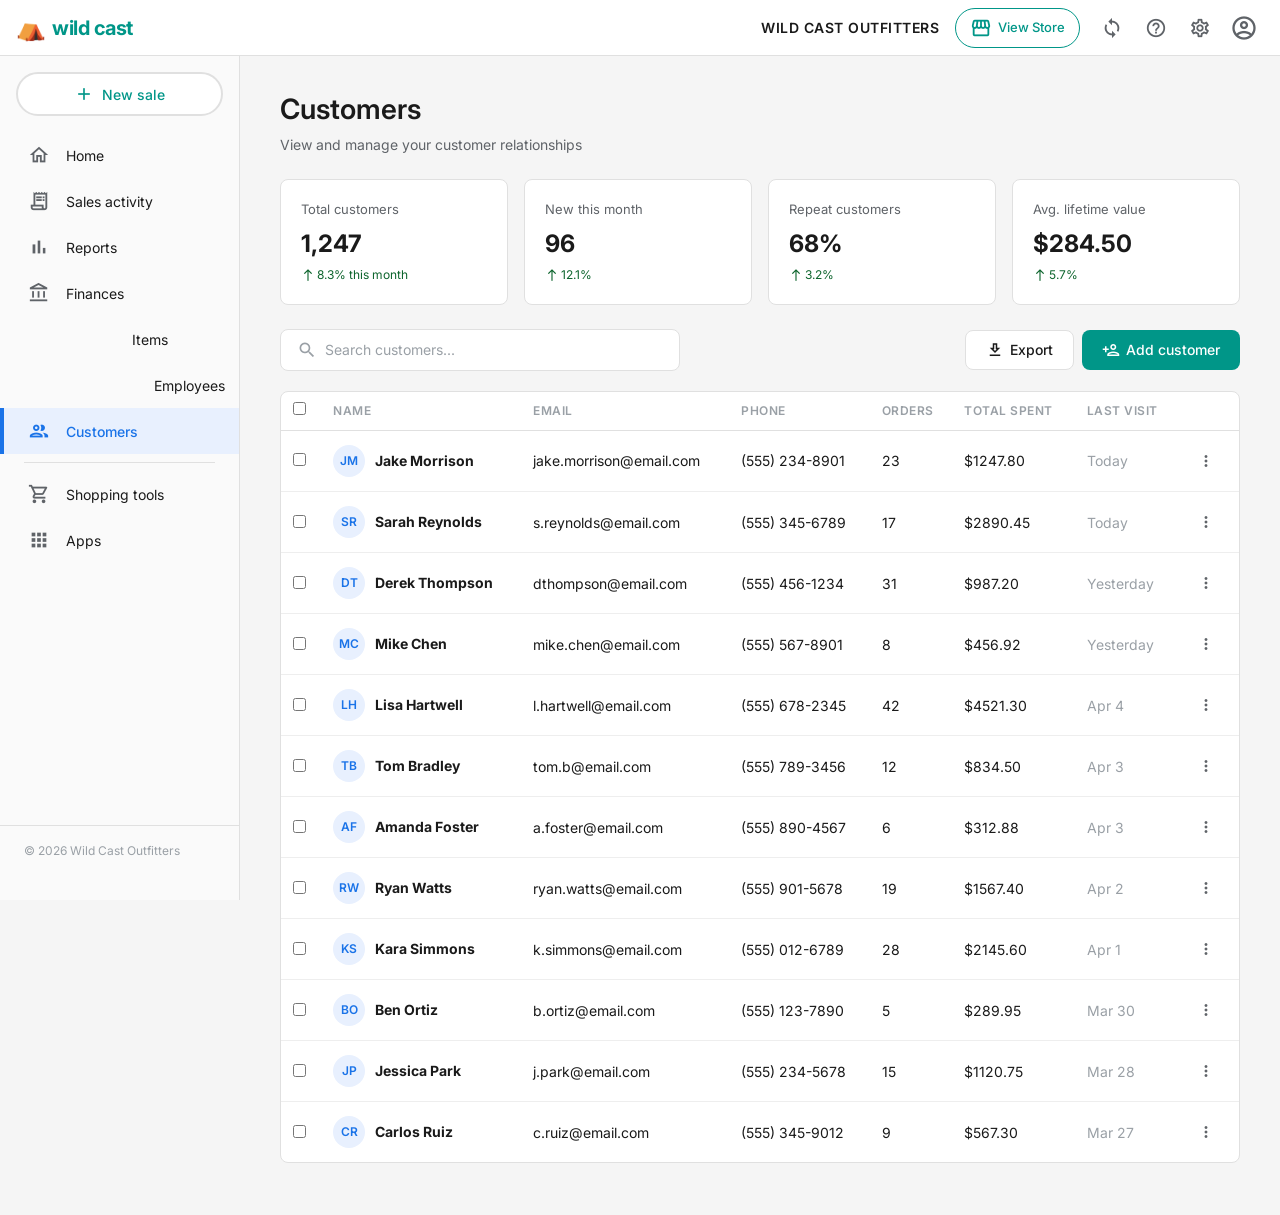
<file: admin/customers.html>
<!DOCTYPE html>
<html lang="en">
<head>
  <meta charset="UTF-8">
  <meta name="viewport" content="width=device-width, initial-scale=1.0">
  <title>Customers | Wild Cast Outfitters Dashboard</title>
  <link rel="preconnect" href="https://fonts.googleapis.com">
  <link rel="preconnect" href="https://fonts.gstatic.com" crossorigin>
  <link href="https://fonts.googleapis.com/css2?family=Inter:wght@300;400;500;600;700&display=swap" rel="stylesheet">
  <link href="https://fonts.googleapis.com/icon?family=Material+Icons+Outlined" rel="stylesheet">
  <link rel="stylesheet" href="css/dashboard.css">
</head>
<body>
  <header class="top-bar">
    <div class="top-bar-left">
      <button class="mobile-sidebar-toggle" id="sidebarToggle"><span class="material-icons-outlined">menu</span></button>
      <a href="index.html" class="top-logo"><span class="top-logo-icon">&#9978;</span><span class="top-logo-text">wild cast</span></a>
    </div>
    <div class="top-bar-right">
      <span class="business-name">WILD CAST OUTFITTERS</span>
      <div class="top-bar-actions">
        <a href="../index.html" class="top-icon-btn view-store-btn" title="View Store">
          <span class="material-icons-outlined">storefront</span>
          <span class="view-store-label">View Store</span>
        </a>
        <button class="top-icon-btn"><span class="material-icons-outlined">sync</span></button>
        <button class="top-icon-btn"><span class="material-icons-outlined">help_outline</span></button>
        <button class="top-icon-btn"><span class="material-icons-outlined">settings</span></button>
        <a href="../index.html" class="top-icon-btn avatar-btn" title="Back to Store"><span class="material-icons-outlined">account_circle</span></a>
      </div>
    </div>
  </header>

  <div class="dashboard-layout">
    <aside class="sidebar" id="sidebar">
      <div class="sidebar-inner">
        <button class="new-sale-btn"><span class="material-icons-outlined">add</span> New sale</button>
        <nav class="sidebar-nav">
          <a href="index.html" class="nav-item"><span class="material-icons-outlined">home</span> Home</a>
          <a href="sales.html" class="nav-item"><span class="material-icons-outlined">receipt_long</span> Sales activity</a>
          <a href="reports.html" class="nav-item"><span class="material-icons-outlined">bar_chart</span> Reports</a>
          <a href="finances.html" class="nav-item"><span class="material-icons-outlined">account_balance</span> Finances</a>
          <a href="items.html" class="nav-item"><span class="material-icons-outlined">sell</span> Items</a>
          <a href="employees.html" class="nav-item"><span class="material-icons-outlined">badge</span> Employees</a>
          <a href="customers.html" class="nav-item active"><span class="material-icons-outlined">people</span> Customers</a>
          <div class="nav-divider"></div>
          <a href="#" class="nav-item"><span class="material-icons-outlined">shopping_cart</span> Shopping tools</a>
          <a href="#" class="nav-item"><span class="material-icons-outlined">apps</span> Apps</a>
        </nav>
        <div class="sidebar-footer"><p>&copy; 2026 Wild Cast Outfitters</p></div>
      </div>
    </aside>
    <div class="sidebar-overlay" id="sidebarOverlay"></div>

    <main class="main-content">
      <div class="page-header">
        <div class="page-header-left">
          <h1 class="page-title">Customers</h1>
          <p class="page-subtitle">View and manage your customer relationships</p>
        </div>
      </div>

      <!-- Summary Stats -->
      <div class="stat-summary">
        <div class="stat-card">
          <div class="stat-card-label">Total customers</div>
          <div class="stat-card-value">1,247</div>
          <div class="stat-card-change up"><span class="material-icons-outlined">north</span> 8.3% this month</div>
        </div>
        <div class="stat-card">
          <div class="stat-card-label">New this month</div>
          <div class="stat-card-value">96</div>
          <div class="stat-card-change up"><span class="material-icons-outlined">north</span> 12.1%</div>
        </div>
        <div class="stat-card">
          <div class="stat-card-label">Repeat customers</div>
          <div class="stat-card-value">68%</div>
          <div class="stat-card-change up"><span class="material-icons-outlined">north</span> 3.2%</div>
        </div>
        <div class="stat-card">
          <div class="stat-card-label">Avg. lifetime value</div>
          <div class="stat-card-value">$284.50</div>
          <div class="stat-card-change up"><span class="material-icons-outlined">north</span> 5.7%</div>
        </div>
      </div>

      <!-- Toolbar -->
      <div class="toolbar">
        <div class="search-bar">
          <span class="material-icons-outlined">search</span>
          <input type="text" placeholder="Search customers..." id="customerSearch">
        </div>
        <div class="toolbar-actions">
          <button class="btn-outline"><span class="material-icons-outlined">download</span> Export</button>
          <button class="btn-primary" id="addCustomerBtn"><span class="material-icons-outlined">person_add</span> Add customer</button>
        </div>
      </div>

      <!-- Customers Table -->
      <div class="dashboard-card" style="padding:0;">
        <div class="table-responsive">
          <table class="data-table">
            <thead>
              <tr>
                <th><input type="checkbox"></th>
                <th>Name</th>
                <th>Email</th>
                <th>Phone</th>
                <th>Orders</th>
                <th>Total spent</th>
                <th>Last visit</th>
                <th></th>
              </tr>
            </thead>
            <tbody id="customersBody"></tbody>
          </table>
        </div>
      </div>
    </main>
  </div>

  <!-- Add Customer Modal -->
  <div class="modal-overlay" id="customerModal">
    <div class="modal">
      <div class="modal-header">
        <h3>Add customer</h3>
        <button class="modal-close" onclick="closeModal('customerModal')"><span class="material-icons-outlined">close</span></button>
      </div>
      <div class="modal-body">
        <div class="form-row">
          <div class="form-group">
            <label class="form-label">First name</label>
            <input class="form-input" type="text" placeholder="First name">
          </div>
          <div class="form-group">
            <label class="form-label">Last name</label>
            <input class="form-input" type="text" placeholder="Last name">
          </div>
        </div>
        <div class="form-group">
          <label class="form-label">Email</label>
          <input class="form-input" type="email" placeholder="email@example.com">
        </div>
        <div class="form-group">
          <label class="form-label">Phone</label>
          <input class="form-input" type="tel" placeholder="(555) 555-5555">
        </div>
        <div class="form-group">
          <label class="form-label">Notes</label>
          <input class="form-input" type="text" placeholder="Add a note about this customer">
        </div>
      </div>
      <div class="modal-footer">
        <button class="btn-outline" onclick="closeModal('customerModal')">Cancel</button>
        <button class="btn-primary">Save customer</button>
      </div>
    </div>
  </div>

  <script src="js/dashboard.js"></script>
  <script>
    const CUSTOMERS = [
      { name: "Jake Morrison", email: "jake.morrison@email.com", phone: "(555) 234-8901", orders: 23, spent: 1247.80, lastVisit: "Today" },
      { name: "Sarah Reynolds", email: "s.reynolds@email.com", phone: "(555) 345-6789", orders: 17, spent: 2890.45, lastVisit: "Today" },
      { name: "Derek Thompson", email: "dthompson@email.com", phone: "(555) 456-1234", orders: 31, spent: 987.20, lastVisit: "Yesterday" },
      { name: "Mike Chen", email: "mike.chen@email.com", phone: "(555) 567-8901", orders: 8, spent: 456.92, lastVisit: "Yesterday" },
      { name: "Lisa Hartwell", email: "l.hartwell@email.com", phone: "(555) 678-2345", orders: 42, spent: 4521.30, lastVisit: "Apr 4" },
      { name: "Tom Bradley", email: "tom.b@email.com", phone: "(555) 789-3456", orders: 12, spent: 834.50, lastVisit: "Apr 3" },
      { name: "Amanda Foster", email: "a.foster@email.com", phone: "(555) 890-4567", orders: 6, spent: 312.88, lastVisit: "Apr 3" },
      { name: "Ryan Watts", email: "ryan.watts@email.com", phone: "(555) 901-5678", orders: 19, spent: 1567.40, lastVisit: "Apr 2" },
      { name: "Kara Simmons", email: "k.simmons@email.com", phone: "(555) 012-6789", orders: 28, spent: 2145.60, lastVisit: "Apr 1" },
      { name: "Ben Ortiz", email: "b.ortiz@email.com", phone: "(555) 123-7890", orders: 5, spent: 289.95, lastVisit: "Mar 30" },
      { name: "Jessica Park", email: "j.park@email.com", phone: "(555) 234-5678", orders: 15, spent: 1120.75, lastVisit: "Mar 28" },
      { name: "Carlos Ruiz", email: "c.ruiz@email.com", phone: "(555) 345-9012", orders: 9, spent: 567.30, lastVisit: "Mar 27" }
    ];

    function renderCustomers(filter = '') {
      const tbody = document.getElementById('customersBody');
      const filtered = CUSTOMERS.filter(c =>
        c.name.toLowerCase().includes(filter.toLowerCase()) ||
        c.email.toLowerCase().includes(filter.toLowerCase())
      );
      const initials = (name) => name.split(' ').map(n => n[0]).join('');

      tbody.innerHTML = filtered.map(c => `
        <tr>
          <td><input type="checkbox"></td>
          <td class="item-name-cell">
            <div style="width:32px;height:32px;border-radius:50%;background:#e8f0fe;color:#1a73e8;display:flex;align-items:center;justify-content:center;font-size:12px;font-weight:600;flex-shrink:0;">${initials(c.name)}</div>
            <strong>${c.name}</strong>
          </td>
          <td>${c.email}</td>
          <td>${c.phone}</td>
          <td>${c.orders}</td>
          <td>$${c.spent.toFixed(2)}</td>
          <td class="text-muted">${c.lastVisit}</td>
          <td>
            <button class="top-icon-btn" style="width:32px;height:32px;">
              <span class="material-icons-outlined" style="font-size:18px;">more_vert</span>
            </button>
          </td>
        </tr>
      `).join('');
    }

    document.getElementById('customerSearch')?.addEventListener('input', (e) => renderCustomers(e.target.value));
    document.getElementById('addCustomerBtn')?.addEventListener('click', () => {
      document.getElementById('customerModal').classList.add('open');
    });

    function closeModal(id) { document.getElementById(id)?.classList.remove('open'); }
    window.closeModal = closeModal;

    renderCustomers();
  </script>
</body>
</html>
</file>
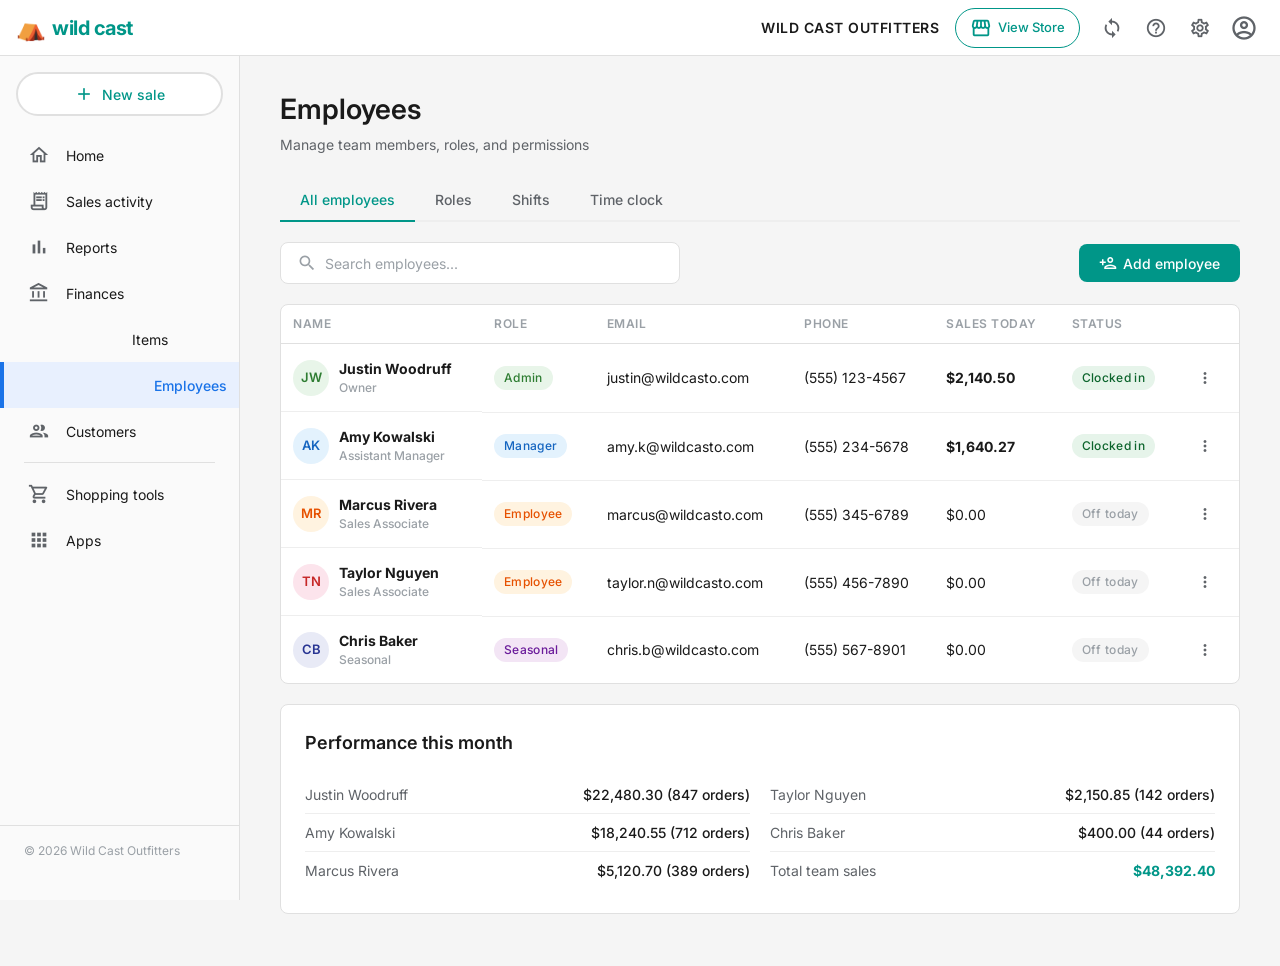
<file: admin/employees.html>
<!DOCTYPE html>
<html lang="en">
<head>
  <meta charset="UTF-8">
  <meta name="viewport" content="width=device-width, initial-scale=1.0">
  <title>Employees | Wild Cast Outfitters Dashboard</title>
  <link rel="preconnect" href="https://fonts.googleapis.com">
  <link rel="preconnect" href="https://fonts.gstatic.com" crossorigin>
  <link href="https://fonts.googleapis.com/css2?family=Inter:wght@300;400;500;600;700&display=swap" rel="stylesheet">
  <link href="https://fonts.googleapis.com/icon?family=Material+Icons+Outlined" rel="stylesheet">
  <link rel="stylesheet" href="css/dashboard.css">
</head>
<body>
  <header class="top-bar">
    <div class="top-bar-left">
      <button class="mobile-sidebar-toggle" id="sidebarToggle"><span class="material-icons-outlined">menu</span></button>
      <a href="index.html" class="top-logo"><span class="top-logo-icon">&#9978;</span><span class="top-logo-text">wild cast</span></a>
    </div>
    <div class="top-bar-right">
      <span class="business-name">WILD CAST OUTFITTERS</span>
      <div class="top-bar-actions">
        <a href="../index.html" class="top-icon-btn view-store-btn" title="View Store">
          <span class="material-icons-outlined">storefront</span>
          <span class="view-store-label">View Store</span>
        </a>
        <button class="top-icon-btn"><span class="material-icons-outlined">sync</span></button>
        <button class="top-icon-btn"><span class="material-icons-outlined">help_outline</span></button>
        <button class="top-icon-btn"><span class="material-icons-outlined">settings</span></button>
        <a href="../index.html" class="top-icon-btn avatar-btn" title="Back to Store"><span class="material-icons-outlined">account_circle</span></a>
      </div>
    </div>
  </header>

  <div class="dashboard-layout">
    <aside class="sidebar" id="sidebar">
      <div class="sidebar-inner">
        <button class="new-sale-btn"><span class="material-icons-outlined">add</span> New sale</button>
        <nav class="sidebar-nav">
          <a href="index.html" class="nav-item"><span class="material-icons-outlined">home</span> Home</a>
          <a href="sales.html" class="nav-item"><span class="material-icons-outlined">receipt_long</span> Sales activity</a>
          <a href="reports.html" class="nav-item"><span class="material-icons-outlined">bar_chart</span> Reports</a>
          <a href="finances.html" class="nav-item"><span class="material-icons-outlined">account_balance</span> Finances</a>
          <a href="items.html" class="nav-item"><span class="material-icons-outlined">sell</span> Items</a>
          <a href="employees.html" class="nav-item active"><span class="material-icons-outlined">badge</span> Employees</a>
          <a href="customers.html" class="nav-item"><span class="material-icons-outlined">people</span> Customers</a>
          <div class="nav-divider"></div>
          <a href="#" class="nav-item"><span class="material-icons-outlined">shopping_cart</span> Shopping tools</a>
          <a href="#" class="nav-item"><span class="material-icons-outlined">apps</span> Apps</a>
        </nav>
        <div class="sidebar-footer"><p>&copy; 2026 Wild Cast Outfitters</p></div>
      </div>
    </aside>
    <div class="sidebar-overlay" id="sidebarOverlay"></div>

    <main class="main-content">
      <div class="page-header">
        <div class="page-header-left">
          <h1 class="page-title">Employees</h1>
          <p class="page-subtitle">Manage team members, roles, and permissions</p>
        </div>
      </div>

      <!-- Tabs -->
      <div class="tabs">
        <button class="tab-btn active">All employees</button>
        <button class="tab-btn">Roles</button>
        <button class="tab-btn">Shifts</button>
        <button class="tab-btn">Time clock</button>
      </div>

      <!-- Toolbar -->
      <div class="toolbar">
        <div class="search-bar">
          <span class="material-icons-outlined">search</span>
          <input type="text" placeholder="Search employees...">
        </div>
        <div class="toolbar-actions">
          <button class="btn-primary" id="addEmployeeBtn"><span class="material-icons-outlined">person_add</span> Add employee</button>
        </div>
      </div>

      <!-- Employees Table -->
      <div class="dashboard-card" style="padding:0;">
        <div class="table-responsive">
          <table class="data-table">
            <thead>
              <tr>
                <th>Name</th>
                <th>Role</th>
                <th>Email</th>
                <th>Phone</th>
                <th>Sales today</th>
                <th>Status</th>
                <th></th>
              </tr>
            </thead>
            <tbody>
              <tr>
                <td class="item-name-cell">
                  <div style="width:36px;height:36px;border-radius:50%;background:#e8f5e9;color:#2e7d32;display:flex;align-items:center;justify-content:center;font-size:13px;font-weight:600;flex-shrink:0;">JW</div>
                  <div>
                    <strong>Justin Woodruff</strong>
                    <div class="text-muted" style="font-size:12px">Owner</div>
                  </div>
                </td>
                <td><span class="status-badge" style="background:#e8f5e9;color:#2e7d32;">Admin</span></td>
                <td>justin@wildcasto.com</td>
                <td>(555) 123-4567</td>
                <td><strong>$2,140.50</strong></td>
                <td><span class="status-badge status-paid">Clocked in</span></td>
                <td><button class="top-icon-btn" style="width:32px;height:32px;"><span class="material-icons-outlined" style="font-size:18px;">more_vert</span></button></td>
              </tr>
              <tr>
                <td class="item-name-cell">
                  <div style="width:36px;height:36px;border-radius:50%;background:#e3f2fd;color:#1565c0;display:flex;align-items:center;justify-content:center;font-size:13px;font-weight:600;flex-shrink:0;">AK</div>
                  <div>
                    <strong>Amy Kowalski</strong>
                    <div class="text-muted" style="font-size:12px">Assistant Manager</div>
                  </div>
                </td>
                <td><span class="status-badge" style="background:#e3f2fd;color:#1565c0;">Manager</span></td>
                <td>amy.k@wildcasto.com</td>
                <td>(555) 234-5678</td>
                <td><strong>$1,640.27</strong></td>
                <td><span class="status-badge status-paid">Clocked in</span></td>
                <td><button class="top-icon-btn" style="width:32px;height:32px;"><span class="material-icons-outlined" style="font-size:18px;">more_vert</span></button></td>
              </tr>
              <tr>
                <td class="item-name-cell">
                  <div style="width:36px;height:36px;border-radius:50%;background:#fff3e0;color:#e65100;display:flex;align-items:center;justify-content:center;font-size:13px;font-weight:600;flex-shrink:0;">MR</div>
                  <div>
                    <strong>Marcus Rivera</strong>
                    <div class="text-muted" style="font-size:12px">Sales Associate</div>
                  </div>
                </td>
                <td><span class="status-badge" style="background:#fff3e0;color:#e65100;">Employee</span></td>
                <td>marcus@wildcasto.com</td>
                <td>(555) 345-6789</td>
                <td>$0.00</td>
                <td><span class="status-badge" style="background:#f5f5f5;color:#9aa0a6;">Off today</span></td>
                <td><button class="top-icon-btn" style="width:32px;height:32px;"><span class="material-icons-outlined" style="font-size:18px;">more_vert</span></button></td>
              </tr>
              <tr>
                <td class="item-name-cell">
                  <div style="width:36px;height:36px;border-radius:50%;background:#fce4ec;color:#c62828;display:flex;align-items:center;justify-content:center;font-size:13px;font-weight:600;flex-shrink:0;">TN</div>
                  <div>
                    <strong>Taylor Nguyen</strong>
                    <div class="text-muted" style="font-size:12px">Sales Associate</div>
                  </div>
                </td>
                <td><span class="status-badge" style="background:#fff3e0;color:#e65100;">Employee</span></td>
                <td>taylor.n@wildcasto.com</td>
                <td>(555) 456-7890</td>
                <td>$0.00</td>
                <td><span class="status-badge" style="background:#f5f5f5;color:#9aa0a6;">Off today</span></td>
                <td><button class="top-icon-btn" style="width:32px;height:32px;"><span class="material-icons-outlined" style="font-size:18px;">more_vert</span></button></td>
              </tr>
              <tr>
                <td class="item-name-cell">
                  <div style="width:36px;height:36px;border-radius:50%;background:#e8eaf6;color:#283593;display:flex;align-items:center;justify-content:center;font-size:13px;font-weight:600;flex-shrink:0;">CB</div>
                  <div>
                    <strong>Chris Baker</strong>
                    <div class="text-muted" style="font-size:12px">Seasonal</div>
                  </div>
                </td>
                <td><span class="status-badge" style="background:#f3e5f5;color:#6a1b9a;">Seasonal</span></td>
                <td>chris.b@wildcasto.com</td>
                <td>(555) 567-8901</td>
                <td>$0.00</td>
                <td><span class="status-badge" style="background:#f5f5f5;color:#9aa0a6;">Off today</span></td>
                <td><button class="top-icon-btn" style="width:32px;height:32px;"><span class="material-icons-outlined" style="font-size:18px;">more_vert</span></button></td>
              </tr>
            </tbody>
          </table>
        </div>
      </div>

      <!-- Employee Performance -->
      <div class="dashboard-card">
        <h2 class="card-section-title">Performance this month</h2>
        <div class="detail-grid">
          <div>
            <div class="detail-row"><span class="detail-label">Justin Woodruff</span><span class="detail-value">$22,480.30 (847 orders)</span></div>
            <div class="detail-row"><span class="detail-label">Amy Kowalski</span><span class="detail-value">$18,240.55 (712 orders)</span></div>
            <div class="detail-row"><span class="detail-label">Marcus Rivera</span><span class="detail-value">$5,120.70 (389 orders)</span></div>
          </div>
          <div>
            <div class="detail-row"><span class="detail-label">Taylor Nguyen</span><span class="detail-value">$2,150.85 (142 orders)</span></div>
            <div class="detail-row"><span class="detail-label">Chris Baker</span><span class="detail-value">$400.00 (44 orders)</span></div>
            <div class="detail-row"><span class="detail-label">Total team sales</span><span class="detail-value" style="color:var(--teal);font-weight:700;">$48,392.40</span></div>
          </div>
        </div>
      </div>
    </main>
  </div>

  <!-- Add Employee Modal -->
  <div class="modal-overlay" id="employeeModal">
    <div class="modal">
      <div class="modal-header">
        <h3>Add employee</h3>
        <button class="modal-close" onclick="closeModal('employeeModal')"><span class="material-icons-outlined">close</span></button>
      </div>
      <div class="modal-body">
        <div class="form-row">
          <div class="form-group"><label class="form-label">First name</label><input class="form-input" type="text" placeholder="First name"></div>
          <div class="form-group"><label class="form-label">Last name</label><input class="form-input" type="text" placeholder="Last name"></div>
        </div>
        <div class="form-group"><label class="form-label">Email</label><input class="form-input" type="email" placeholder="employee@wildcasto.com"></div>
        <div class="form-group"><label class="form-label">Phone</label><input class="form-input" type="tel" placeholder="(555) 555-5555"></div>
        <div class="form-row">
          <div class="form-group">
            <label class="form-label">Role</label>
            <select class="form-select">
              <option value="">Select role</option>
              <option>Admin</option>
              <option>Manager</option>
              <option>Employee</option>
              <option>Seasonal</option>
            </select>
          </div>
          <div class="form-group">
            <label class="form-label">PIN (for POS)</label>
            <input class="form-input" type="text" placeholder="4-digit PIN">
          </div>
        </div>
      </div>
      <div class="modal-footer">
        <button class="btn-outline" onclick="closeModal('employeeModal')">Cancel</button>
        <button class="btn-primary">Save employee</button>
      </div>
    </div>
  </div>

  <script src="js/dashboard.js"></script>
  <script>
    document.querySelectorAll('.tab-btn').forEach(btn => {
      btn.addEventListener('click', () => {
        document.querySelectorAll('.tab-btn').forEach(b => b.classList.remove('active'));
        btn.classList.add('active');
      });
    });
    document.getElementById('addEmployeeBtn')?.addEventListener('click', () => {
      document.getElementById('employeeModal').classList.add('open');
    });
    function closeModal(id) { document.getElementById(id)?.classList.remove('open'); }
    window.closeModal = closeModal;
  </script>
</body>
</html>
</file>
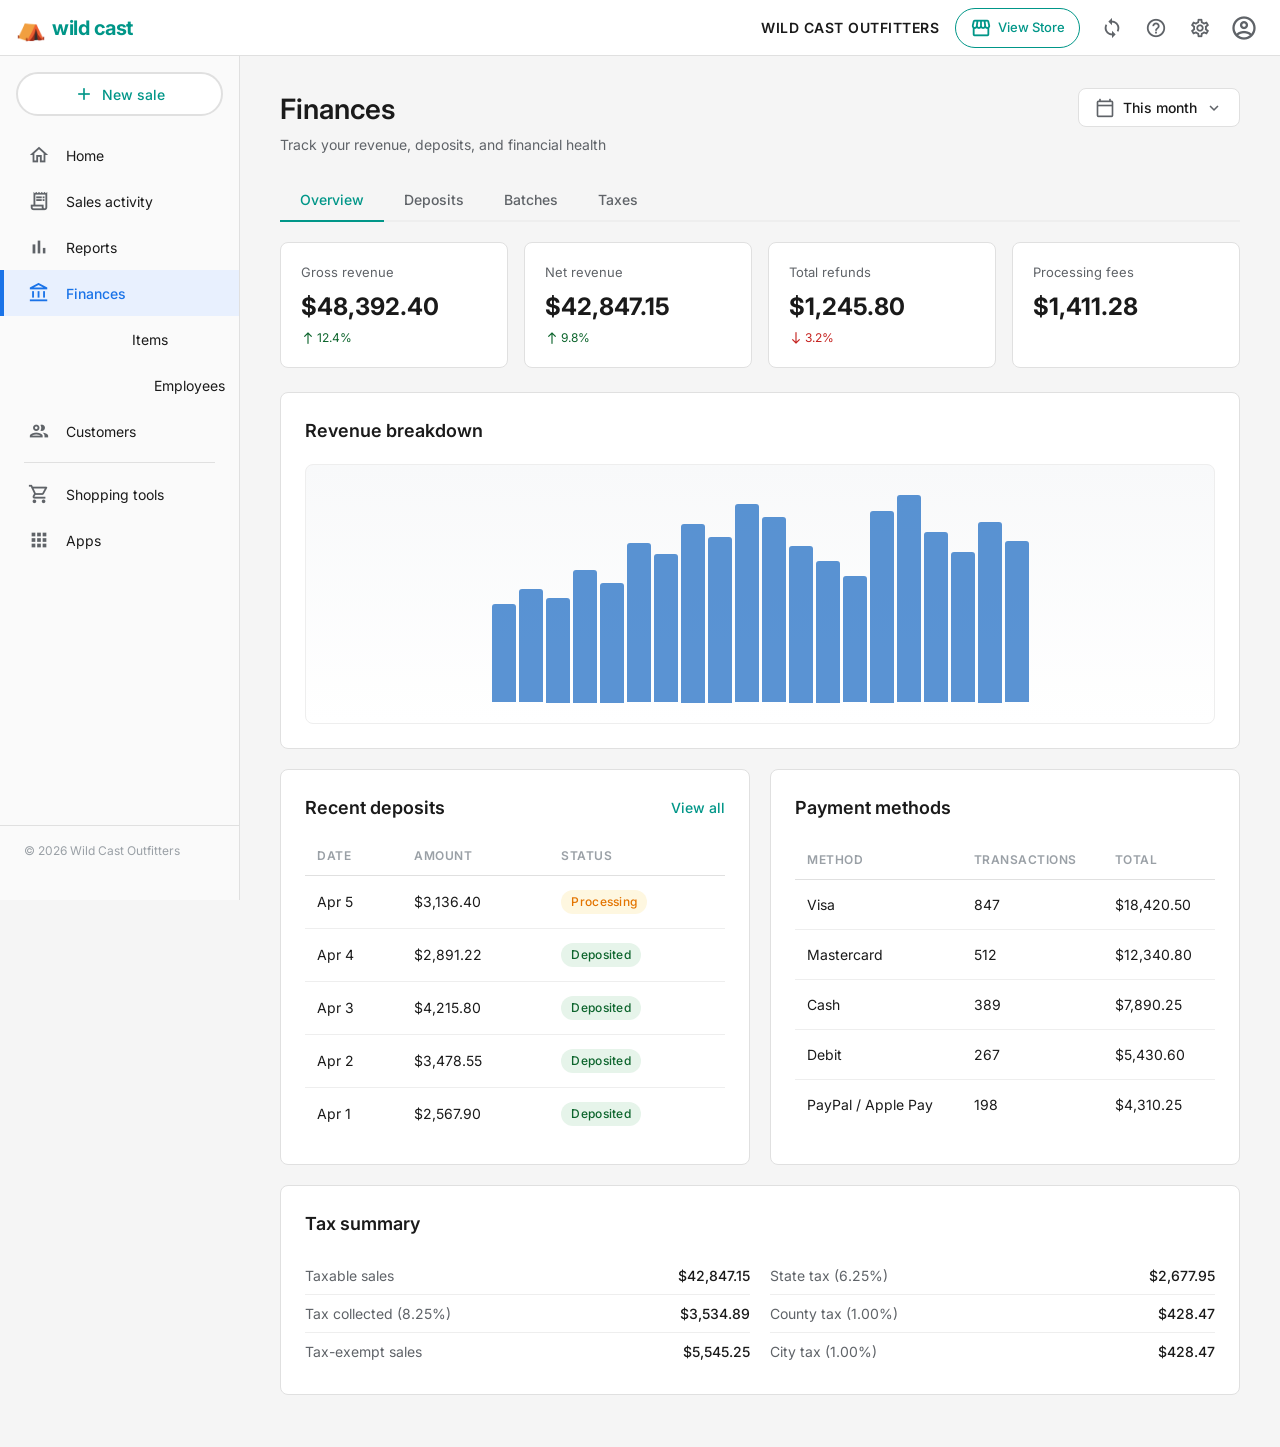
<file: admin/finances.html>
<!DOCTYPE html>
<html lang="en">
<head>
  <meta charset="UTF-8">
  <meta name="viewport" content="width=device-width, initial-scale=1.0">
  <title>Finances | Wild Cast Outfitters Dashboard</title>
  <link rel="preconnect" href="https://fonts.googleapis.com">
  <link rel="preconnect" href="https://fonts.gstatic.com" crossorigin>
  <link href="https://fonts.googleapis.com/css2?family=Inter:wght@300;400;500;600;700&display=swap" rel="stylesheet">
  <link href="https://fonts.googleapis.com/icon?family=Material+Icons+Outlined" rel="stylesheet">
  <link rel="stylesheet" href="css/dashboard.css">
</head>
<body>
  <header class="top-bar">
    <div class="top-bar-left">
      <button class="mobile-sidebar-toggle" id="sidebarToggle"><span class="material-icons-outlined">menu</span></button>
      <a href="index.html" class="top-logo"><span class="top-logo-icon">&#9978;</span><span class="top-logo-text">wild cast</span></a>
    </div>
    <div class="top-bar-right">
      <span class="business-name">WILD CAST OUTFITTERS</span>
      <div class="top-bar-actions">
        <a href="../index.html" class="top-icon-btn view-store-btn" title="View Store">
          <span class="material-icons-outlined">storefront</span>
          <span class="view-store-label">View Store</span>
        </a>
        <button class="top-icon-btn"><span class="material-icons-outlined">sync</span></button>
        <button class="top-icon-btn"><span class="material-icons-outlined">help_outline</span></button>
        <button class="top-icon-btn"><span class="material-icons-outlined">settings</span></button>
        <a href="../index.html" class="top-icon-btn avatar-btn" title="Back to Store"><span class="material-icons-outlined">account_circle</span></a>
      </div>
    </div>
  </header>

  <div class="dashboard-layout">
    <aside class="sidebar" id="sidebar">
      <div class="sidebar-inner">
        <button class="new-sale-btn"><span class="material-icons-outlined">add</span> New sale</button>
        <nav class="sidebar-nav">
          <a href="index.html" class="nav-item"><span class="material-icons-outlined">home</span> Home</a>
          <a href="sales.html" class="nav-item"><span class="material-icons-outlined">receipt_long</span> Sales activity</a>
          <a href="reports.html" class="nav-item"><span class="material-icons-outlined">bar_chart</span> Reports</a>
          <a href="finances.html" class="nav-item active"><span class="material-icons-outlined">account_balance</span> Finances</a>
          <a href="items.html" class="nav-item"><span class="material-icons-outlined">sell</span> Items</a>
          <a href="employees.html" class="nav-item"><span class="material-icons-outlined">badge</span> Employees</a>
          <a href="customers.html" class="nav-item"><span class="material-icons-outlined">people</span> Customers</a>
          <div class="nav-divider"></div>
          <a href="#" class="nav-item"><span class="material-icons-outlined">shopping_cart</span> Shopping tools</a>
          <a href="#" class="nav-item"><span class="material-icons-outlined">apps</span> Apps</a>
        </nav>
        <div class="sidebar-footer"><p>&copy; 2026 Wild Cast Outfitters</p></div>
      </div>
    </aside>
    <div class="sidebar-overlay" id="sidebarOverlay"></div>

    <main class="main-content">
      <div class="page-header">
        <div class="page-header-left">
          <h1 class="page-title">Finances</h1>
          <p class="page-subtitle">Track your revenue, deposits, and financial health</p>
        </div>
        <div class="page-header-right">
          <div class="date-picker" id="datePicker">
            <span class="material-icons-outlined">calendar_today</span>
            <span class="date-picker-label" id="datePickerLabel">This month</span>
            <span class="material-icons-outlined" style="font-size:18px">expand_more</span>
            <div class="date-picker-dropdown" id="dateDropdown">
              <button class="date-option" data-range="today">Today</button>
              <button class="date-option" data-range="week">This week</button>
              <button class="date-option active" data-range="month">This month</button>
              <button class="date-option" data-range="quarter">This quarter</button>
              <button class="date-option" data-range="year">This year</button>
            </div>
          </div>
        </div>
      </div>

      <!-- Tabs -->
      <div class="tabs">
        <button class="tab-btn active">Overview</button>
        <button class="tab-btn">Deposits</button>
        <button class="tab-btn">Batches</button>
        <button class="tab-btn">Taxes</button>
      </div>

      <!-- Financial Summary -->
      <div class="stat-summary">
        <div class="stat-card">
          <div class="stat-card-label">Gross revenue</div>
          <div class="stat-card-value">$48,392.40</div>
          <div class="stat-card-change up"><span class="material-icons-outlined">north</span> 12.4%</div>
        </div>
        <div class="stat-card">
          <div class="stat-card-label">Net revenue</div>
          <div class="stat-card-value">$42,847.15</div>
          <div class="stat-card-change up"><span class="material-icons-outlined">north</span> 9.8%</div>
        </div>
        <div class="stat-card">
          <div class="stat-card-label">Total refunds</div>
          <div class="stat-card-value">$1,245.80</div>
          <div class="stat-card-change down"><span class="material-icons-outlined">south</span> 3.2%</div>
        </div>
        <div class="stat-card">
          <div class="stat-card-label">Processing fees</div>
          <div class="stat-card-value">$1,411.28</div>
        </div>
      </div>

      <!-- Revenue Breakdown -->
      <div class="dashboard-card">
        <h2 class="card-section-title">Revenue breakdown</h2>
        <div class="chart-placeholder" style="height:260px;">
          <div class="bar" style="height:45%"></div>
          <div class="bar" style="height:52%;animation-delay:0.05s"></div>
          <div class="bar" style="height:48%;animation-delay:0.1s"></div>
          <div class="bar" style="height:61%;animation-delay:0.15s"></div>
          <div class="bar" style="height:55%;animation-delay:0.2s"></div>
          <div class="bar" style="height:73%;animation-delay:0.25s"></div>
          <div class="bar" style="height:68%;animation-delay:0.3s"></div>
          <div class="bar" style="height:82%;animation-delay:0.35s"></div>
          <div class="bar" style="height:76%;animation-delay:0.4s"></div>
          <div class="bar" style="height:91%;animation-delay:0.45s"></div>
          <div class="bar" style="height:85%;animation-delay:0.5s"></div>
          <div class="bar" style="height:72%;animation-delay:0.55s"></div>
          <div class="bar" style="height:65%;animation-delay:0.6s"></div>
          <div class="bar" style="height:58%;animation-delay:0.65s"></div>
          <div class="bar" style="height:88%;animation-delay:0.7s"></div>
          <div class="bar" style="height:95%;animation-delay:0.75s"></div>
          <div class="bar" style="height:78%;animation-delay:0.8s"></div>
          <div class="bar" style="height:69%;animation-delay:0.85s"></div>
          <div class="bar" style="height:83%;animation-delay:0.9s"></div>
          <div class="bar" style="height:74%;animation-delay:0.95s"></div>
        </div>
      </div>

      <!-- Deposit & Payment Tables Side by Side -->
      <div class="detail-grid">
        <!-- Recent Deposits -->
        <div class="dashboard-card">
          <div class="card-header-row">
            <h2 class="card-section-title" style="margin-bottom:0">Recent deposits</h2>
            <a href="#" class="link-teal">View all</a>
          </div>
          <table class="data-table">
            <thead>
              <tr><th>Date</th><th>Amount</th><th>Status</th></tr>
            </thead>
            <tbody>
              <tr><td>Apr 5</td><td>$3,136.40</td><td><span class="status-badge status-pending">Processing</span></td></tr>
              <tr><td>Apr 4</td><td>$2,891.22</td><td><span class="status-badge status-paid">Deposited</span></td></tr>
              <tr><td>Apr 3</td><td>$4,215.80</td><td><span class="status-badge status-paid">Deposited</span></td></tr>
              <tr><td>Apr 2</td><td>$3,478.55</td><td><span class="status-badge status-paid">Deposited</span></td></tr>
              <tr><td>Apr 1</td><td>$2,567.90</td><td><span class="status-badge status-paid">Deposited</span></td></tr>
            </tbody>
          </table>
        </div>

        <!-- Payment Methods -->
        <div class="dashboard-card">
          <h2 class="card-section-title">Payment methods</h2>
          <table class="data-table">
            <thead>
              <tr><th>Method</th><th>Transactions</th><th>Total</th></tr>
            </thead>
            <tbody>
              <tr><td>Visa</td><td>847</td><td>$18,420.50</td></tr>
              <tr><td>Mastercard</td><td>512</td><td>$12,340.80</td></tr>
              <tr><td>Cash</td><td>389</td><td>$7,890.25</td></tr>
              <tr><td>Debit</td><td>267</td><td>$5,430.60</td></tr>
              <tr><td>PayPal / Apple Pay</td><td>198</td><td>$4,310.25</td></tr>
            </tbody>
          </table>
        </div>
      </div>

      <!-- Tax Summary -->
      <div class="dashboard-card">
        <h2 class="card-section-title">Tax summary</h2>
        <div class="detail-grid">
          <div>
            <div class="detail-row"><span class="detail-label">Taxable sales</span><span class="detail-value">$42,847.15</span></div>
            <div class="detail-row"><span class="detail-label">Tax collected (8.25%)</span><span class="detail-value">$3,534.89</span></div>
            <div class="detail-row"><span class="detail-label">Tax-exempt sales</span><span class="detail-value">$5,545.25</span></div>
          </div>
          <div>
            <div class="detail-row"><span class="detail-label">State tax (6.25%)</span><span class="detail-value">$2,677.95</span></div>
            <div class="detail-row"><span class="detail-label">County tax (1.00%)</span><span class="detail-value">$428.47</span></div>
            <div class="detail-row"><span class="detail-label">City tax (1.00%)</span><span class="detail-value">$428.47</span></div>
          </div>
        </div>
      </div>
    </main>
  </div>

  <script src="js/dashboard.js"></script>
  <script>
    document.querySelectorAll('.tab-btn').forEach(btn => {
      btn.addEventListener('click', () => {
        document.querySelectorAll('.tab-btn').forEach(b => b.classList.remove('active'));
        btn.classList.add('active');
      });
    });
  </script>
</body>
</html>
</file>
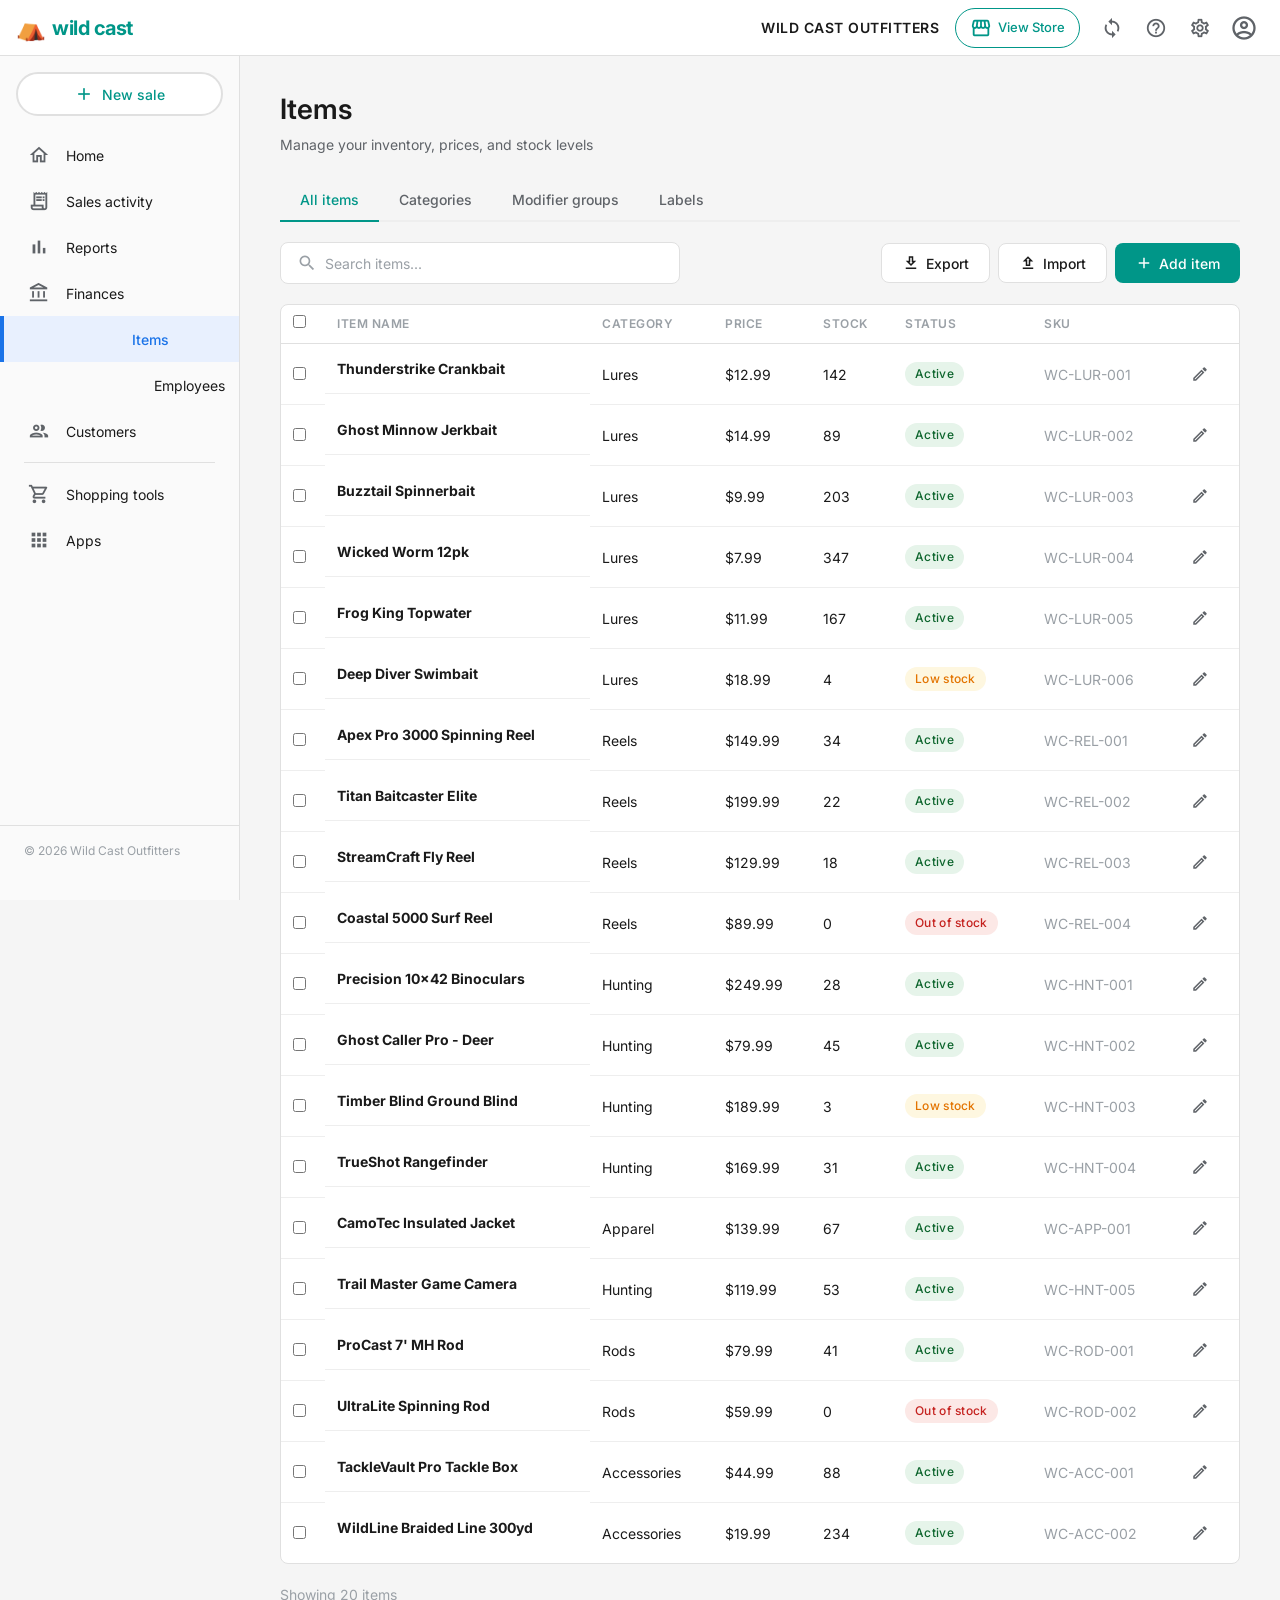
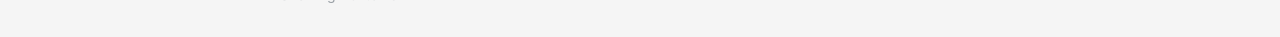
<file: admin/items.html>
<!DOCTYPE html>
<html lang="en">
<head>
  <meta charset="UTF-8">
  <meta name="viewport" content="width=device-width, initial-scale=1.0">
  <title>Items | Wild Cast Outfitters Dashboard</title>
  <link rel="preconnect" href="https://fonts.googleapis.com">
  <link rel="preconnect" href="https://fonts.gstatic.com" crossorigin>
  <link href="https://fonts.googleapis.com/css2?family=Inter:wght@300;400;500;600;700&display=swap" rel="stylesheet">
  <link href="https://fonts.googleapis.com/icon?family=Material+Icons+Outlined" rel="stylesheet">
  <link rel="stylesheet" href="css/dashboard.css">
</head>
<body>
  <!-- Top Header Bar -->
  <header class="top-bar">
    <div class="top-bar-left">
      <button class="mobile-sidebar-toggle" id="sidebarToggle">
        <span class="material-icons-outlined">menu</span>
      </button>
      <a href="index.html" class="top-logo">
        <span class="top-logo-icon">&#9978;</span>
        <span class="top-logo-text">wild cast</span>
      </a>
    </div>
    <div class="top-bar-right">
      <span class="business-name">WILD CAST OUTFITTERS</span>
      <div class="top-bar-actions">
        <a href="../index.html" class="top-icon-btn view-store-btn" title="View Store">
          <span class="material-icons-outlined">storefront</span>
          <span class="view-store-label">View Store</span>
        </a>
        <button class="top-icon-btn"><span class="material-icons-outlined">sync</span></button>
        <button class="top-icon-btn"><span class="material-icons-outlined">help_outline</span></button>
        <button class="top-icon-btn"><span class="material-icons-outlined">settings</span></button>
        <a href="../index.html" class="top-icon-btn avatar-btn" title="Back to Store"><span class="material-icons-outlined">account_circle</span></a>
      </div>
    </div>
  </header>

  <div class="dashboard-layout">
    <aside class="sidebar" id="sidebar">
      <div class="sidebar-inner">
        <button class="new-sale-btn"><span class="material-icons-outlined">add</span> New sale</button>
        <nav class="sidebar-nav">
          <a href="index.html" class="nav-item"><span class="material-icons-outlined">home</span> Home</a>
          <a href="sales.html" class="nav-item"><span class="material-icons-outlined">receipt_long</span> Sales activity</a>
          <a href="reports.html" class="nav-item"><span class="material-icons-outlined">bar_chart</span> Reports</a>
          <a href="finances.html" class="nav-item"><span class="material-icons-outlined">account_balance</span> Finances</a>
          <a href="items.html" class="nav-item active"><span class="material-icons-outlined">sell</span> Items</a>
          <a href="employees.html" class="nav-item"><span class="material-icons-outlined">badge</span> Employees</a>
          <a href="customers.html" class="nav-item"><span class="material-icons-outlined">people</span> Customers</a>
          <div class="nav-divider"></div>
          <a href="#" class="nav-item"><span class="material-icons-outlined">shopping_cart</span> Shopping tools</a>
          <a href="#" class="nav-item"><span class="material-icons-outlined">apps</span> Apps</a>
        </nav>
        <div class="sidebar-footer">
          <p>&copy; 2026 Wild Cast Outfitters</p>
        </div>
      </div>
    </aside>
    <div class="sidebar-overlay" id="sidebarOverlay"></div>

    <main class="main-content">
      <div class="page-header">
        <div class="page-header-left">
          <h1 class="page-title">Items</h1>
          <p class="page-subtitle">Manage your inventory, prices, and stock levels</p>
        </div>
      </div>

      <!-- Tabs -->
      <div class="tabs">
        <button class="tab-btn active" data-tab="all">All items</button>
        <button class="tab-btn" data-tab="categories">Categories</button>
        <button class="tab-btn" data-tab="modifiers">Modifier groups</button>
        <button class="tab-btn" data-tab="labels">Labels</button>
      </div>

      <!-- Toolbar -->
      <div class="toolbar">
        <div class="search-bar">
          <span class="material-icons-outlined">search</span>
          <input type="text" placeholder="Search items..." id="itemSearch">
        </div>
        <div class="toolbar-actions">
          <button class="btn-outline" id="exportBtn">
            <span class="material-icons-outlined">download</span> Export
          </button>
          <button class="btn-outline" id="importBtn">
            <span class="material-icons-outlined">upload</span> Import
          </button>
          <button class="btn-primary" id="addItemBtn">
            <span class="material-icons-outlined">add</span> Add item
          </button>
        </div>
      </div>

      <!-- Items Table -->
      <div class="dashboard-card" style="padding:0;">
        <div class="table-responsive">
          <table class="data-table" id="itemsTable">
            <thead>
              <tr>
                <th><input type="checkbox" id="selectAll"></th>
                <th>Item name</th>
                <th>Category</th>
                <th>Price</th>
                <th>Stock</th>
                <th>Status</th>
                <th>SKU</th>
                <th></th>
              </tr>
            </thead>
            <tbody id="itemsBody">
              <!-- populated by JS -->
            </tbody>
          </table>
        </div>
      </div>

      <div class="table-footer">
        <span class="text-muted" id="itemCount">Showing 20 items</span>
      </div>
    </main>
  </div>

  <!-- Add/Edit Item Modal -->
  <div class="modal-overlay" id="itemModal">
    <div class="modal">
      <div class="modal-header">
        <h3 id="modalTitle">Add item</h3>
        <button class="modal-close" onclick="closeModal('itemModal')">
          <span class="material-icons-outlined">close</span>
        </button>
      </div>
      <div class="modal-body">
        <div class="form-group">
          <label class="form-label">Item name</label>
          <input class="form-input" type="text" id="itemName" placeholder="e.g. Thunderstrike Crankbait">
        </div>
        <div class="form-row">
          <div class="form-group">
            <label class="form-label">Price</label>
            <input class="form-input" type="text" id="itemPrice" placeholder="$0.00">
          </div>
          <div class="form-group">
            <label class="form-label">Cost</label>
            <input class="form-input" type="text" id="itemCost" placeholder="$0.00">
          </div>
        </div>
        <div class="form-row">
          <div class="form-group">
            <label class="form-label">Category</label>
            <select class="form-select" id="itemCategory">
              <option value="">Select category</option>
              <option value="Lures">Lures</option>
              <option value="Reels">Reels</option>
              <option value="Rods">Rods</option>
              <option value="Hunting">Hunting</option>
              <option value="Apparel">Apparel</option>
              <option value="Accessories">Accessories</option>
            </select>
          </div>
          <div class="form-group">
            <label class="form-label">SKU</label>
            <input class="form-input" type="text" id="itemSKU" placeholder="e.g. WC-LUR-001">
          </div>
        </div>
        <div class="form-group">
          <label class="form-label">Stock quantity</label>
          <input class="form-input" type="number" id="itemStock" placeholder="0">
        </div>
      </div>
      <div class="modal-footer">
        <button class="btn-outline" onclick="closeModal('itemModal')">Cancel</button>
        <button class="btn-primary" id="saveItemBtn">Save item</button>
      </div>
    </div>
  </div>

  <script src="js/dashboard.js"></script>
  <script>
    const ITEMS_DATA = [
      { name: "Thunderstrike Crankbait", category: "Lures", price: 12.99, stock: 142, status: "active", sku: "WC-LUR-001" },
      { name: "Ghost Minnow Jerkbait", category: "Lures", price: 14.99, stock: 89, status: "active", sku: "WC-LUR-002" },
      { name: "Buzztail Spinnerbait", category: "Lures", price: 9.99, stock: 203, status: "active", sku: "WC-LUR-003" },
      { name: "Wicked Worm 12pk", category: "Lures", price: 7.99, stock: 347, status: "active", sku: "WC-LUR-004" },
      { name: "Frog King Topwater", category: "Lures", price: 11.99, stock: 167, status: "active", sku: "WC-LUR-005" },
      { name: "Deep Diver Swimbait", category: "Lures", price: 18.99, stock: 4, status: "low", sku: "WC-LUR-006" },
      { name: "Apex Pro 3000 Spinning Reel", category: "Reels", price: 149.99, stock: 34, status: "active", sku: "WC-REL-001" },
      { name: "Titan Baitcaster Elite", category: "Reels", price: 199.99, stock: 22, status: "active", sku: "WC-REL-002" },
      { name: "StreamCraft Fly Reel", category: "Reels", price: 129.99, stock: 18, status: "active", sku: "WC-REL-003" },
      { name: "Coastal 5000 Surf Reel", category: "Reels", price: 89.99, stock: 0, status: "out", sku: "WC-REL-004" },
      { name: "Precision 10x42 Binoculars", category: "Hunting", price: 249.99, stock: 28, status: "active", sku: "WC-HNT-001" },
      { name: "Ghost Caller Pro - Deer", category: "Hunting", price: 79.99, stock: 45, status: "active", sku: "WC-HNT-002" },
      { name: "Timber Blind Ground Blind", category: "Hunting", price: 189.99, stock: 3, status: "low", sku: "WC-HNT-003" },
      { name: "TrueShot Rangefinder", category: "Hunting", price: 169.99, stock: 31, status: "active", sku: "WC-HNT-004" },
      { name: "CamoTec Insulated Jacket", category: "Apparel", price: 139.99, stock: 67, status: "active", sku: "WC-APP-001" },
      { name: "Trail Master Game Camera", category: "Hunting", price: 119.99, stock: 53, status: "active", sku: "WC-HNT-005" },
      { name: "ProCast 7' MH Rod", category: "Rods", price: 79.99, stock: 41, status: "active", sku: "WC-ROD-001" },
      { name: "UltraLite Spinning Rod", category: "Rods", price: 59.99, stock: 0, status: "out", sku: "WC-ROD-002" },
      { name: "TackleVault Pro Tackle Box", category: "Accessories", price: 44.99, stock: 88, status: "active", sku: "WC-ACC-001" },
      { name: "WildLine Braided Line 300yd", category: "Accessories", price: 19.99, stock: 234, status: "active", sku: "WC-ACC-002" }
    ];

    function renderItems(filter = '') {
      const tbody = document.getElementById('itemsBody');
      const filtered = ITEMS_DATA.filter(item =>
        item.name.toLowerCase().includes(filter.toLowerCase()) ||
        item.category.toLowerCase().includes(filter.toLowerCase()) ||
        item.sku.toLowerCase().includes(filter.toLowerCase())
      );

      tbody.innerHTML = filtered.map(item => {
        let statusClass = 'status-paid';
        let statusLabel = 'Active';
        if (item.status === 'low') { statusClass = 'status-pending'; statusLabel = 'Low stock'; }
        if (item.status === 'out') { statusClass = 'status-refund'; statusLabel = 'Out of stock'; }

        return `<tr>
          <td><input type="checkbox"></td>
          <td class="item-name-cell"><strong>${item.name}</strong></td>
          <td>${item.category}</td>
          <td>$${item.price.toFixed(2)}</td>
          <td>${item.stock}</td>
          <td><span class="status-badge ${statusClass}">${statusLabel}</span></td>
          <td class="text-muted">${item.sku}</td>
          <td>
            <button class="top-icon-btn" title="Edit" style="width:32px;height:32px;">
              <span class="material-icons-outlined" style="font-size:18px;">edit</span>
            </button>
          </td>
        </tr>`;
      }).join('');

      document.getElementById('itemCount').textContent = `Showing ${filtered.length} items`;
    }

    document.getElementById('itemSearch')?.addEventListener('input', (e) => {
      renderItems(e.target.value);
    });

    document.getElementById('addItemBtn')?.addEventListener('click', () => {
      document.getElementById('itemModal').classList.add('open');
    });

    function closeModal(id) {
      document.getElementById(id)?.classList.remove('open');
    }
    window.closeModal = closeModal;

    document.getElementById('selectAll')?.addEventListener('change', (e) => {
      document.querySelectorAll('#itemsBody input[type="checkbox"]').forEach(cb => {
        cb.checked = e.target.checked;
      });
    });

    // Tab switching
    document.querySelectorAll('.tab-btn').forEach(btn => {
      btn.addEventListener('click', () => {
        document.querySelectorAll('.tab-btn').forEach(b => b.classList.remove('active'));
        btn.classList.add('active');
      });
    });

    renderItems();
  </script>
</body>
</html>
</file>
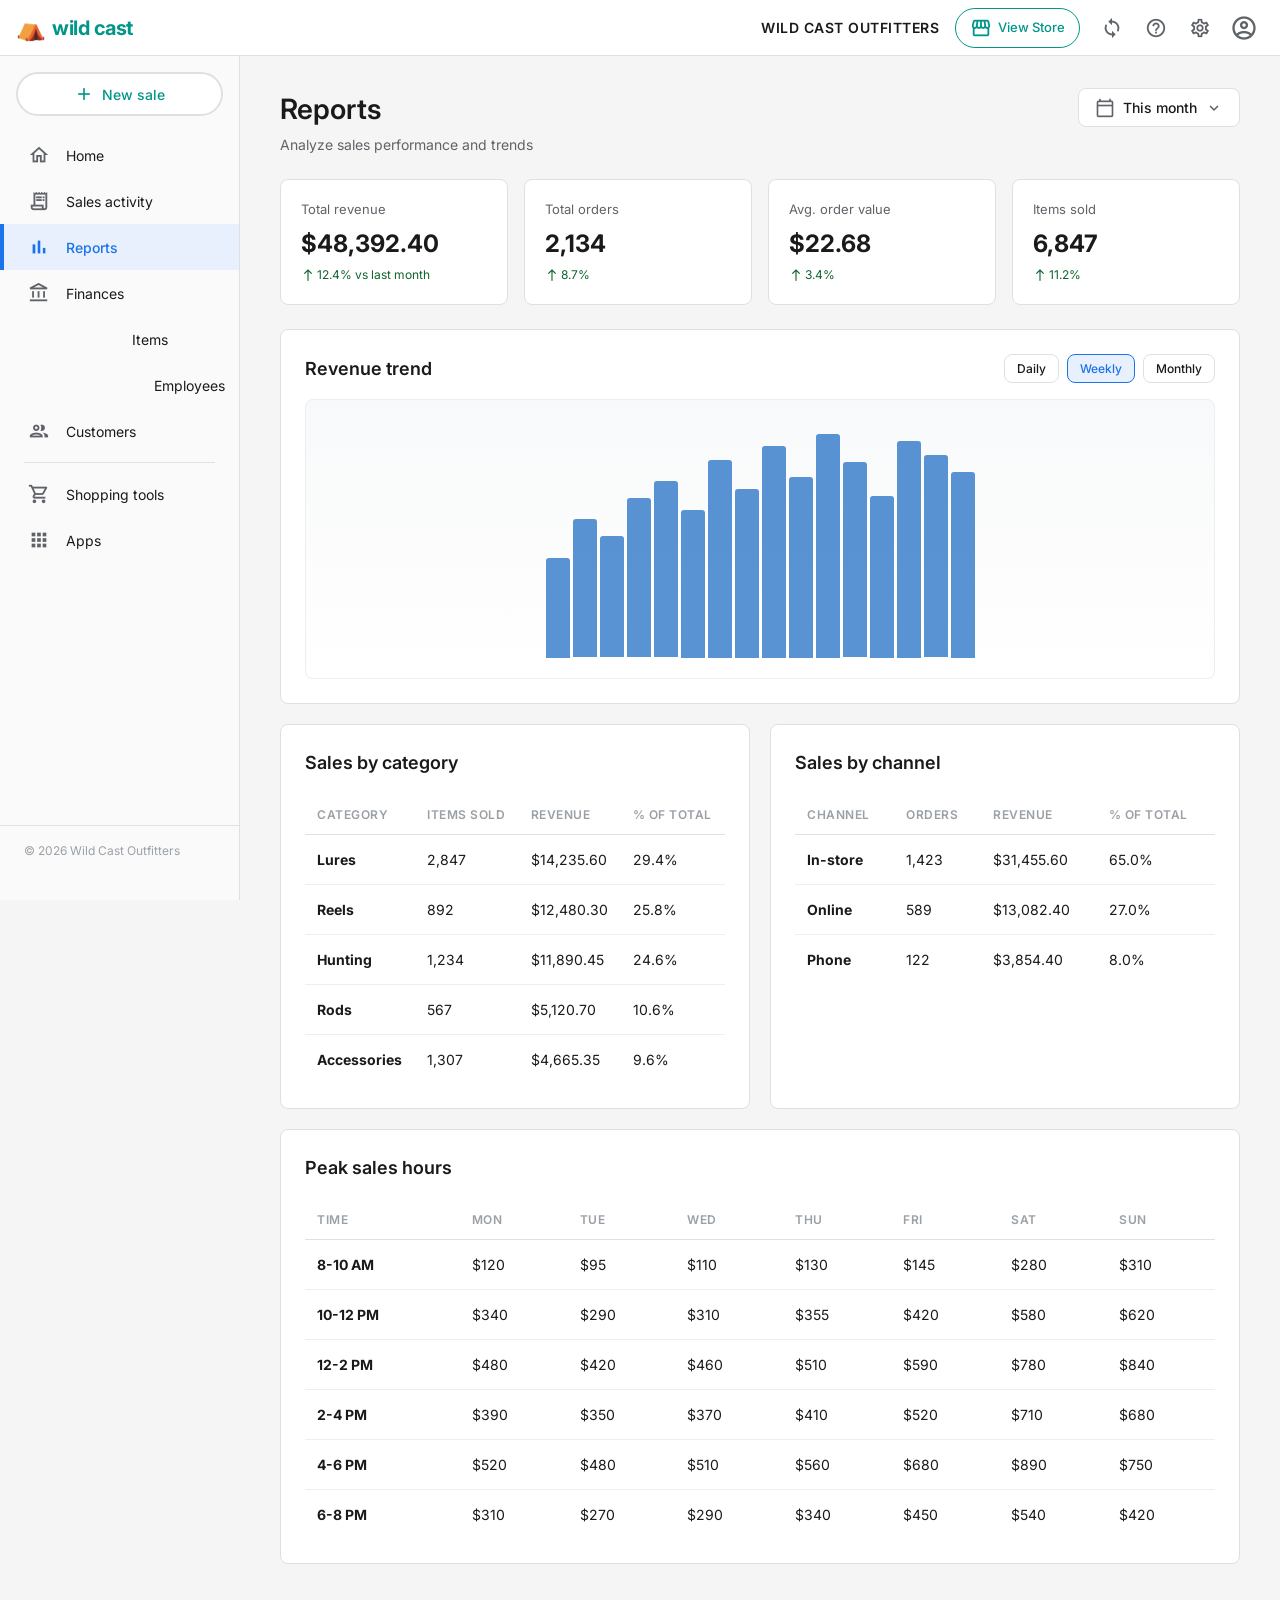
<file: admin/reports.html>
<!DOCTYPE html>
<html lang="en">
<head>
  <meta charset="UTF-8">
  <meta name="viewport" content="width=device-width, initial-scale=1.0">
  <title>Reports | Wild Cast Outfitters Dashboard</title>
  <link rel="preconnect" href="https://fonts.googleapis.com">
  <link rel="preconnect" href="https://fonts.gstatic.com" crossorigin>
  <link href="https://fonts.googleapis.com/css2?family=Inter:wght@300;400;500;600;700&display=swap" rel="stylesheet">
  <link href="https://fonts.googleapis.com/icon?family=Material+Icons+Outlined" rel="stylesheet">
  <link rel="stylesheet" href="css/dashboard.css">
</head>
<body>
  <header class="top-bar">
    <div class="top-bar-left">
      <button class="mobile-sidebar-toggle" id="sidebarToggle"><span class="material-icons-outlined">menu</span></button>
      <a href="index.html" class="top-logo"><span class="top-logo-icon">&#9978;</span><span class="top-logo-text">wild cast</span></a>
    </div>
    <div class="top-bar-right">
      <span class="business-name">WILD CAST OUTFITTERS</span>
      <div class="top-bar-actions">
        <a href="../index.html" class="top-icon-btn view-store-btn" title="View Store">
          <span class="material-icons-outlined">storefront</span>
          <span class="view-store-label">View Store</span>
        </a>
        <button class="top-icon-btn"><span class="material-icons-outlined">sync</span></button>
        <button class="top-icon-btn"><span class="material-icons-outlined">help_outline</span></button>
        <button class="top-icon-btn"><span class="material-icons-outlined">settings</span></button>
        <a href="../index.html" class="top-icon-btn avatar-btn" title="Back to Store"><span class="material-icons-outlined">account_circle</span></a>
      </div>
    </div>
  </header>

  <div class="dashboard-layout">
    <aside class="sidebar" id="sidebar">
      <div class="sidebar-inner">
        <button class="new-sale-btn"><span class="material-icons-outlined">add</span> New sale</button>
        <nav class="sidebar-nav">
          <a href="index.html" class="nav-item"><span class="material-icons-outlined">home</span> Home</a>
          <a href="sales.html" class="nav-item"><span class="material-icons-outlined">receipt_long</span> Sales activity</a>
          <a href="reports.html" class="nav-item active"><span class="material-icons-outlined">bar_chart</span> Reports</a>
          <a href="finances.html" class="nav-item"><span class="material-icons-outlined">account_balance</span> Finances</a>
          <a href="items.html" class="nav-item"><span class="material-icons-outlined">sell</span> Items</a>
          <a href="employees.html" class="nav-item"><span class="material-icons-outlined">badge</span> Employees</a>
          <a href="customers.html" class="nav-item"><span class="material-icons-outlined">people</span> Customers</a>
          <div class="nav-divider"></div>
          <a href="#" class="nav-item"><span class="material-icons-outlined">shopping_cart</span> Shopping tools</a>
          <a href="#" class="nav-item"><span class="material-icons-outlined">apps</span> Apps</a>
        </nav>
        <div class="sidebar-footer"><p>&copy; 2026 Wild Cast Outfitters</p></div>
      </div>
    </aside>
    <div class="sidebar-overlay" id="sidebarOverlay"></div>

    <main class="main-content">
      <div class="page-header">
        <div class="page-header-left">
          <h1 class="page-title">Reports</h1>
          <p class="page-subtitle">Analyze sales performance and trends</p>
        </div>
        <div class="page-header-right">
          <div class="date-picker" id="datePicker">
            <span class="material-icons-outlined">calendar_today</span>
            <span class="date-picker-label" id="datePickerLabel">This month</span>
            <span class="material-icons-outlined" style="font-size:18px">expand_more</span>
            <div class="date-picker-dropdown" id="dateDropdown">
              <button class="date-option" data-range="today">Today</button>
              <button class="date-option" data-range="week">This week</button>
              <button class="date-option active" data-range="month">This month</button>
              <button class="date-option" data-range="quarter">This quarter</button>
              <button class="date-option" data-range="year">This year</button>
            </div>
          </div>
        </div>
      </div>

      <!-- Report Categories Grid -->
      <div class="stat-summary">
        <div class="stat-card">
          <div class="stat-card-label">Total revenue</div>
          <div class="stat-card-value">$48,392.40</div>
          <div class="stat-card-change up"><span class="material-icons-outlined">north</span> 12.4% vs last month</div>
        </div>
        <div class="stat-card">
          <div class="stat-card-label">Total orders</div>
          <div class="stat-card-value">2,134</div>
          <div class="stat-card-change up"><span class="material-icons-outlined">north</span> 8.7%</div>
        </div>
        <div class="stat-card">
          <div class="stat-card-label">Avg. order value</div>
          <div class="stat-card-value">$22.68</div>
          <div class="stat-card-change up"><span class="material-icons-outlined">north</span> 3.4%</div>
        </div>
        <div class="stat-card">
          <div class="stat-card-label">Items sold</div>
          <div class="stat-card-value">6,847</div>
          <div class="stat-card-change up"><span class="material-icons-outlined">north</span> 11.2%</div>
        </div>
      </div>

      <!-- Revenue Trend -->
      <div class="dashboard-card">
        <div class="card-header-row">
          <h2 class="card-section-title" style="margin-bottom:0">Revenue trend</h2>
          <div class="toolbar-actions">
            <button class="btn-outline" style="padding:6px 12px;font-size:12px;">Daily</button>
            <button class="btn-outline" style="padding:6px 12px;font-size:12px;background:var(--nav-active);color:var(--blue);border-color:var(--blue);">Weekly</button>
            <button class="btn-outline" style="padding:6px 12px;font-size:12px;">Monthly</button>
          </div>
        </div>
        <div class="chart-placeholder" style="height:280px;">
          <div class="bar" style="height:42%"></div>
          <div class="bar" style="height:58%;animation-delay:0.06s"></div>
          <div class="bar" style="height:51%;animation-delay:0.12s"></div>
          <div class="bar" style="height:67%;animation-delay:0.18s"></div>
          <div class="bar" style="height:74%;animation-delay:0.24s"></div>
          <div class="bar" style="height:62%;animation-delay:0.3s"></div>
          <div class="bar" style="height:83%;animation-delay:0.36s"></div>
          <div class="bar" style="height:71%;animation-delay:0.42s"></div>
          <div class="bar" style="height:89%;animation-delay:0.48s"></div>
          <div class="bar" style="height:76%;animation-delay:0.54s"></div>
          <div class="bar" style="height:94%;animation-delay:0.6s"></div>
          <div class="bar" style="height:82%;animation-delay:0.66s"></div>
          <div class="bar" style="height:68%;animation-delay:0.72s"></div>
          <div class="bar" style="height:91%;animation-delay:0.78s"></div>
          <div class="bar" style="height:85%;animation-delay:0.84s"></div>
          <div class="bar" style="height:78%;animation-delay:0.9s"></div>
        </div>
      </div>

      <!-- Sales by Category & Top Items Side by Side -->
      <div class="detail-grid">
        <div class="dashboard-card">
          <h2 class="card-section-title">Sales by category</h2>
          <table class="data-table">
            <thead>
              <tr><th>Category</th><th>Items sold</th><th>Revenue</th><th>% of total</th></tr>
            </thead>
            <tbody>
              <tr><td><strong>Lures</strong></td><td>2,847</td><td>$14,235.60</td><td>29.4%</td></tr>
              <tr><td><strong>Reels</strong></td><td>892</td><td>$12,480.30</td><td>25.8%</td></tr>
              <tr><td><strong>Hunting</strong></td><td>1,234</td><td>$11,890.45</td><td>24.6%</td></tr>
              <tr><td><strong>Rods</strong></td><td>567</td><td>$5,120.70</td><td>10.6%</td></tr>
              <tr><td><strong>Accessories</strong></td><td>1,307</td><td>$4,665.35</td><td>9.6%</td></tr>
            </tbody>
          </table>
        </div>

        <div class="dashboard-card">
          <h2 class="card-section-title">Sales by channel</h2>
          <table class="data-table">
            <thead>
              <tr><th>Channel</th><th>Orders</th><th>Revenue</th><th>% of total</th></tr>
            </thead>
            <tbody>
              <tr><td><strong>In-store</strong></td><td>1,423</td><td>$31,455.60</td><td>65.0%</td></tr>
              <tr><td><strong>Online</strong></td><td>589</td><td>$13,082.40</td><td>27.0%</td></tr>
              <tr><td><strong>Phone</strong></td><td>122</td><td>$3,854.40</td><td>8.0%</td></tr>
            </tbody>
          </table>
        </div>
      </div>

      <!-- Hourly Sales Heatmap -->
      <div class="dashboard-card">
        <h2 class="card-section-title">Peak sales hours</h2>
        <table class="data-table">
          <thead>
            <tr><th>Time</th><th>Mon</th><th>Tue</th><th>Wed</th><th>Thu</th><th>Fri</th><th>Sat</th><th>Sun</th></tr>
          </thead>
          <tbody>
            <tr><td><strong>8-10 AM</strong></td><td>$120</td><td>$95</td><td>$110</td><td>$130</td><td>$145</td><td>$280</td><td>$310</td></tr>
            <tr><td><strong>10-12 PM</strong></td><td>$340</td><td>$290</td><td>$310</td><td>$355</td><td>$420</td><td>$580</td><td>$620</td></tr>
            <tr><td><strong>12-2 PM</strong></td><td>$480</td><td>$420</td><td>$460</td><td>$510</td><td>$590</td><td>$780</td><td>$840</td></tr>
            <tr><td><strong>2-4 PM</strong></td><td>$390</td><td>$350</td><td>$370</td><td>$410</td><td>$520</td><td>$710</td><td>$680</td></tr>
            <tr><td><strong>4-6 PM</strong></td><td>$520</td><td>$480</td><td>$510</td><td>$560</td><td>$680</td><td>$890</td><td>$750</td></tr>
            <tr><td><strong>6-8 PM</strong></td><td>$310</td><td>$270</td><td>$290</td><td>$340</td><td>$450</td><td>$540</td><td>$420</td></tr>
          </tbody>
        </table>
      </div>
    </main>
  </div>

  <script src="js/dashboard.js"></script>
  <script>
    document.querySelectorAll('.tab-btn').forEach(btn => {
      btn.addEventListener('click', () => {
        document.querySelectorAll('.tab-btn').forEach(b => b.classList.remove('active'));
        btn.classList.add('active');
      });
    });
  </script>
</body>
</html>
</file>
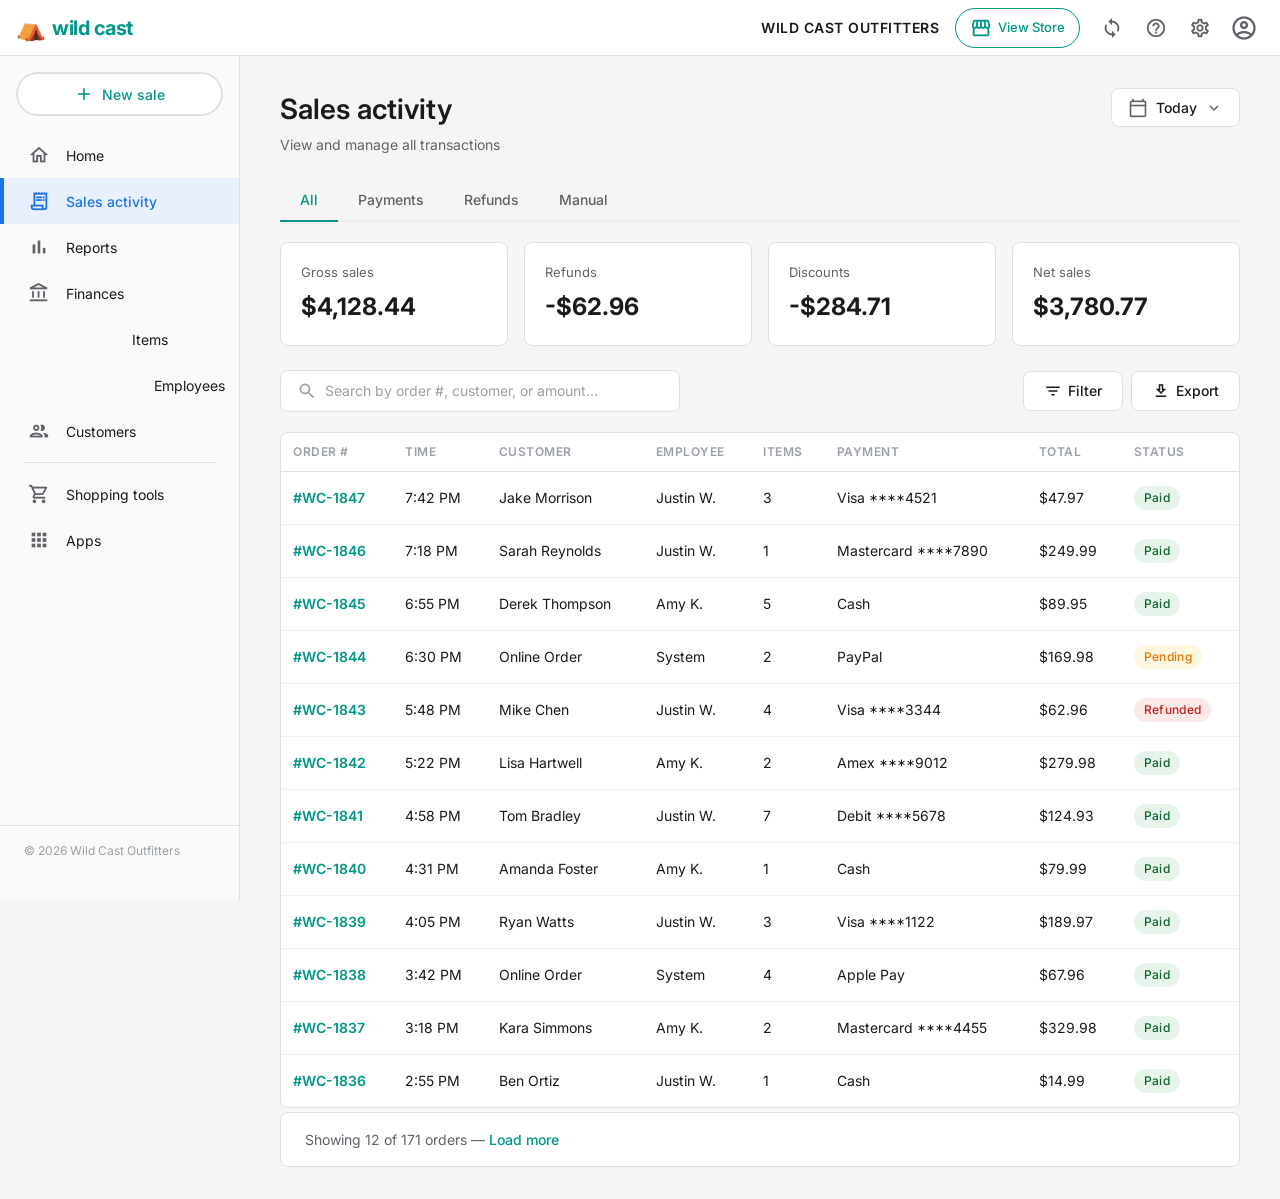
<file: admin/sales.html>
<!DOCTYPE html>
<html lang="en">
<head>
  <meta charset="UTF-8">
  <meta name="viewport" content="width=device-width, initial-scale=1.0">
  <title>Sales Activity | Wild Cast Outfitters Dashboard</title>
  <link rel="preconnect" href="https://fonts.googleapis.com">
  <link rel="preconnect" href="https://fonts.gstatic.com" crossorigin>
  <link href="https://fonts.googleapis.com/css2?family=Inter:wght@300;400;500;600;700&display=swap" rel="stylesheet">
  <link href="https://fonts.googleapis.com/icon?family=Material+Icons+Outlined" rel="stylesheet">
  <link rel="stylesheet" href="css/dashboard.css">
</head>
<body>
  <header class="top-bar">
    <div class="top-bar-left">
      <button class="mobile-sidebar-toggle" id="sidebarToggle"><span class="material-icons-outlined">menu</span></button>
      <a href="index.html" class="top-logo"><span class="top-logo-icon">&#9978;</span><span class="top-logo-text">wild cast</span></a>
    </div>
    <div class="top-bar-right">
      <span class="business-name">WILD CAST OUTFITTERS</span>
      <div class="top-bar-actions">
        <a href="../index.html" class="top-icon-btn view-store-btn" title="View Store">
          <span class="material-icons-outlined">storefront</span>
          <span class="view-store-label">View Store</span>
        </a>
        <button class="top-icon-btn"><span class="material-icons-outlined">sync</span></button>
        <button class="top-icon-btn"><span class="material-icons-outlined">help_outline</span></button>
        <button class="top-icon-btn"><span class="material-icons-outlined">settings</span></button>
        <a href="../index.html" class="top-icon-btn avatar-btn" title="Back to Store"><span class="material-icons-outlined">account_circle</span></a>
      </div>
    </div>
  </header>

  <div class="dashboard-layout">
    <aside class="sidebar" id="sidebar">
      <div class="sidebar-inner">
        <button class="new-sale-btn"><span class="material-icons-outlined">add</span> New sale</button>
        <nav class="sidebar-nav">
          <a href="index.html" class="nav-item"><span class="material-icons-outlined">home</span> Home</a>
          <a href="sales.html" class="nav-item active"><span class="material-icons-outlined">receipt_long</span> Sales activity</a>
          <a href="reports.html" class="nav-item"><span class="material-icons-outlined">bar_chart</span> Reports</a>
          <a href="finances.html" class="nav-item"><span class="material-icons-outlined">account_balance</span> Finances</a>
          <a href="items.html" class="nav-item"><span class="material-icons-outlined">sell</span> Items</a>
          <a href="employees.html" class="nav-item"><span class="material-icons-outlined">badge</span> Employees</a>
          <a href="customers.html" class="nav-item"><span class="material-icons-outlined">people</span> Customers</a>
          <div class="nav-divider"></div>
          <a href="#" class="nav-item"><span class="material-icons-outlined">shopping_cart</span> Shopping tools</a>
          <a href="#" class="nav-item"><span class="material-icons-outlined">apps</span> Apps</a>
        </nav>
        <div class="sidebar-footer"><p>&copy; 2026 Wild Cast Outfitters</p></div>
      </div>
    </aside>
    <div class="sidebar-overlay" id="sidebarOverlay"></div>

    <main class="main-content">
      <div class="page-header">
        <div class="page-header-left">
          <h1 class="page-title">Sales activity</h1>
          <p class="page-subtitle">View and manage all transactions</p>
        </div>
        <div class="page-header-right">
          <div class="date-picker" id="datePicker">
            <span class="material-icons-outlined">calendar_today</span>
            <span class="date-picker-label" id="datePickerLabel">Today</span>
            <span class="material-icons-outlined" style="font-size:18px">expand_more</span>
            <div class="date-picker-dropdown" id="dateDropdown">
              <button class="date-option active" data-range="today">Today</button>
              <button class="date-option" data-range="yesterday">Yesterday</button>
              <button class="date-option" data-range="week">This week</button>
              <button class="date-option" data-range="month">This month</button>
            </div>
          </div>
        </div>
      </div>

      <!-- Tabs -->
      <div class="tabs">
        <button class="tab-btn active">All</button>
        <button class="tab-btn">Payments</button>
        <button class="tab-btn">Refunds</button>
        <button class="tab-btn">Manual</button>
      </div>

      <!-- Sales Summary -->
      <div class="stat-summary">
        <div class="stat-card">
          <div class="stat-card-label">Gross sales</div>
          <div class="stat-card-value">$4,128.44</div>
        </div>
        <div class="stat-card">
          <div class="stat-card-label">Refunds</div>
          <div class="stat-card-value">-$62.96</div>
        </div>
        <div class="stat-card">
          <div class="stat-card-label">Discounts</div>
          <div class="stat-card-value">-$284.71</div>
        </div>
        <div class="stat-card">
          <div class="stat-card-label">Net sales</div>
          <div class="stat-card-value">$3,780.77</div>
        </div>
      </div>

      <!-- Toolbar -->
      <div class="toolbar">
        <div class="search-bar">
          <span class="material-icons-outlined">search</span>
          <input type="text" placeholder="Search by order #, customer, or amount...">
        </div>
        <div class="toolbar-actions">
          <button class="btn-outline"><span class="material-icons-outlined">filter_list</span> Filter</button>
          <button class="btn-outline"><span class="material-icons-outlined">download</span> Export</button>
        </div>
      </div>

      <!-- Orders Table -->
      <div class="dashboard-card" style="padding:0;">
        <div class="table-responsive">
          <table class="data-table">
            <thead>
              <tr>
                <th>Order #</th>
                <th>Time</th>
                <th>Customer</th>
                <th>Employee</th>
                <th>Items</th>
                <th>Payment</th>
                <th>Total</th>
                <th>Status</th>
              </tr>
            </thead>
            <tbody>
              <tr><td class="order-id">#WC-1847</td><td>7:42 PM</td><td>Jake Morrison</td><td>Justin W.</td><td>3</td><td>Visa ****4521</td><td>$47.97</td><td><span class="status-badge status-paid">Paid</span></td></tr>
              <tr><td class="order-id">#WC-1846</td><td>7:18 PM</td><td>Sarah Reynolds</td><td>Justin W.</td><td>1</td><td>Mastercard ****7890</td><td>$249.99</td><td><span class="status-badge status-paid">Paid</span></td></tr>
              <tr><td class="order-id">#WC-1845</td><td>6:55 PM</td><td>Derek Thompson</td><td>Amy K.</td><td>5</td><td>Cash</td><td>$89.95</td><td><span class="status-badge status-paid">Paid</span></td></tr>
              <tr><td class="order-id">#WC-1844</td><td>6:30 PM</td><td>Online Order</td><td>System</td><td>2</td><td>PayPal</td><td>$169.98</td><td><span class="status-badge status-pending">Pending</span></td></tr>
              <tr><td class="order-id">#WC-1843</td><td>5:48 PM</td><td>Mike Chen</td><td>Justin W.</td><td>4</td><td>Visa ****3344</td><td>$62.96</td><td><span class="status-badge status-refund">Refunded</span></td></tr>
              <tr><td class="order-id">#WC-1842</td><td>5:22 PM</td><td>Lisa Hartwell</td><td>Amy K.</td><td>2</td><td>Amex ****9012</td><td>$279.98</td><td><span class="status-badge status-paid">Paid</span></td></tr>
              <tr><td class="order-id">#WC-1841</td><td>4:58 PM</td><td>Tom Bradley</td><td>Justin W.</td><td>7</td><td>Debit ****5678</td><td>$124.93</td><td><span class="status-badge status-paid">Paid</span></td></tr>
              <tr><td class="order-id">#WC-1840</td><td>4:31 PM</td><td>Amanda Foster</td><td>Amy K.</td><td>1</td><td>Cash</td><td>$79.99</td><td><span class="status-badge status-paid">Paid</span></td></tr>
              <tr><td class="order-id">#WC-1839</td><td>4:05 PM</td><td>Ryan Watts</td><td>Justin W.</td><td>3</td><td>Visa ****1122</td><td>$189.97</td><td><span class="status-badge status-paid">Paid</span></td></tr>
              <tr><td class="order-id">#WC-1838</td><td>3:42 PM</td><td>Online Order</td><td>System</td><td>4</td><td>Apple Pay</td><td>$67.96</td><td><span class="status-badge status-paid">Paid</span></td></tr>
              <tr><td class="order-id">#WC-1837</td><td>3:18 PM</td><td>Kara Simmons</td><td>Amy K.</td><td>2</td><td>Mastercard ****4455</td><td>$329.98</td><td><span class="status-badge status-paid">Paid</span></td></tr>
              <tr><td class="order-id">#WC-1836</td><td>2:55 PM</td><td>Ben Ortiz</td><td>Justin W.</td><td>1</td><td>Cash</td><td>$14.99</td><td><span class="status-badge status-paid">Paid</span></td></tr>
            </tbody>
          </table>
        </div>
      </div>

      <div class="card-footer-row" style="background:var(--white);padding:16px 24px;border:1px solid var(--border);border-radius:var(--radius);margin-top:-16px;">
        Showing 12 of 171 orders &mdash; <a href="#" class="link-teal">Load more</a>
      </div>
    </main>
  </div>

  <script src="js/dashboard.js"></script>
  <script>
    document.querySelectorAll('.tab-btn').forEach(btn => {
      btn.addEventListener('click', () => {
        document.querySelectorAll('.tab-btn').forEach(b => b.classList.remove('active'));
        btn.classList.add('active');
      });
    });
  </script>
</body>
</html>
</file>
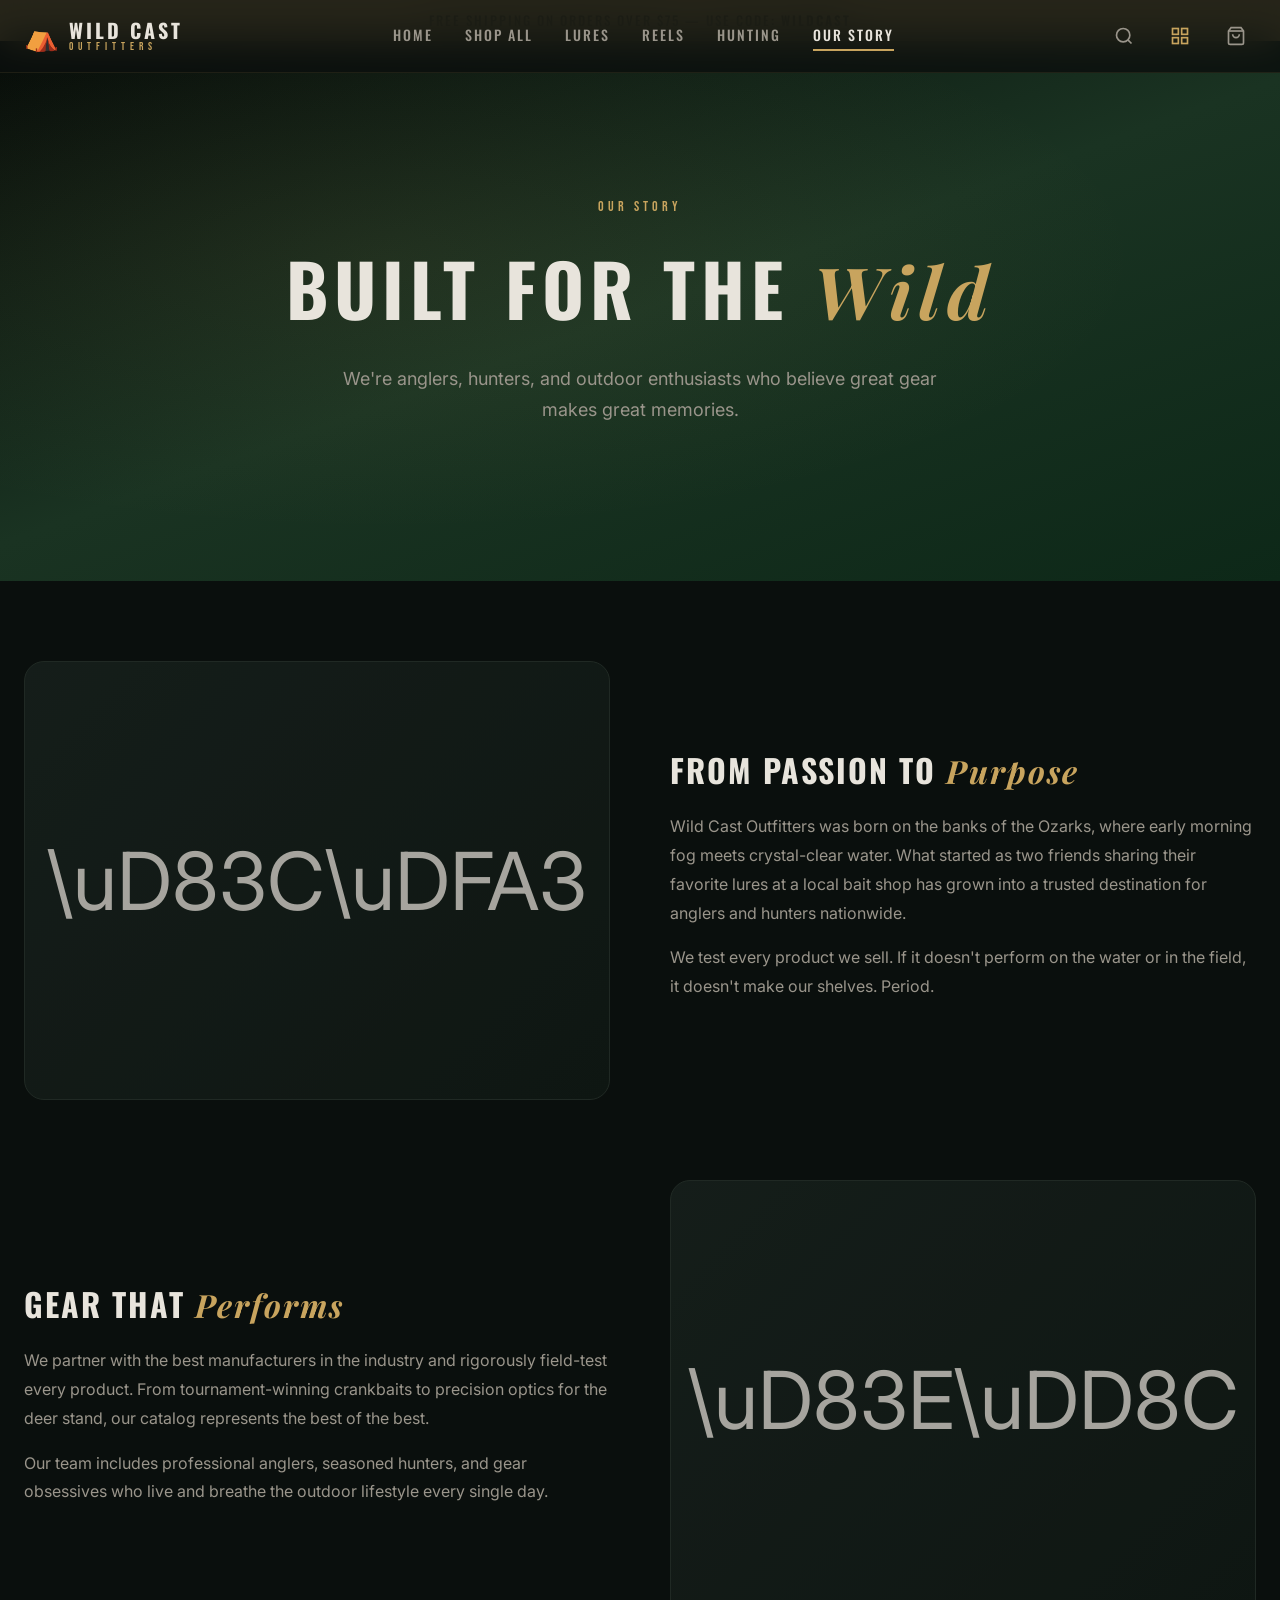
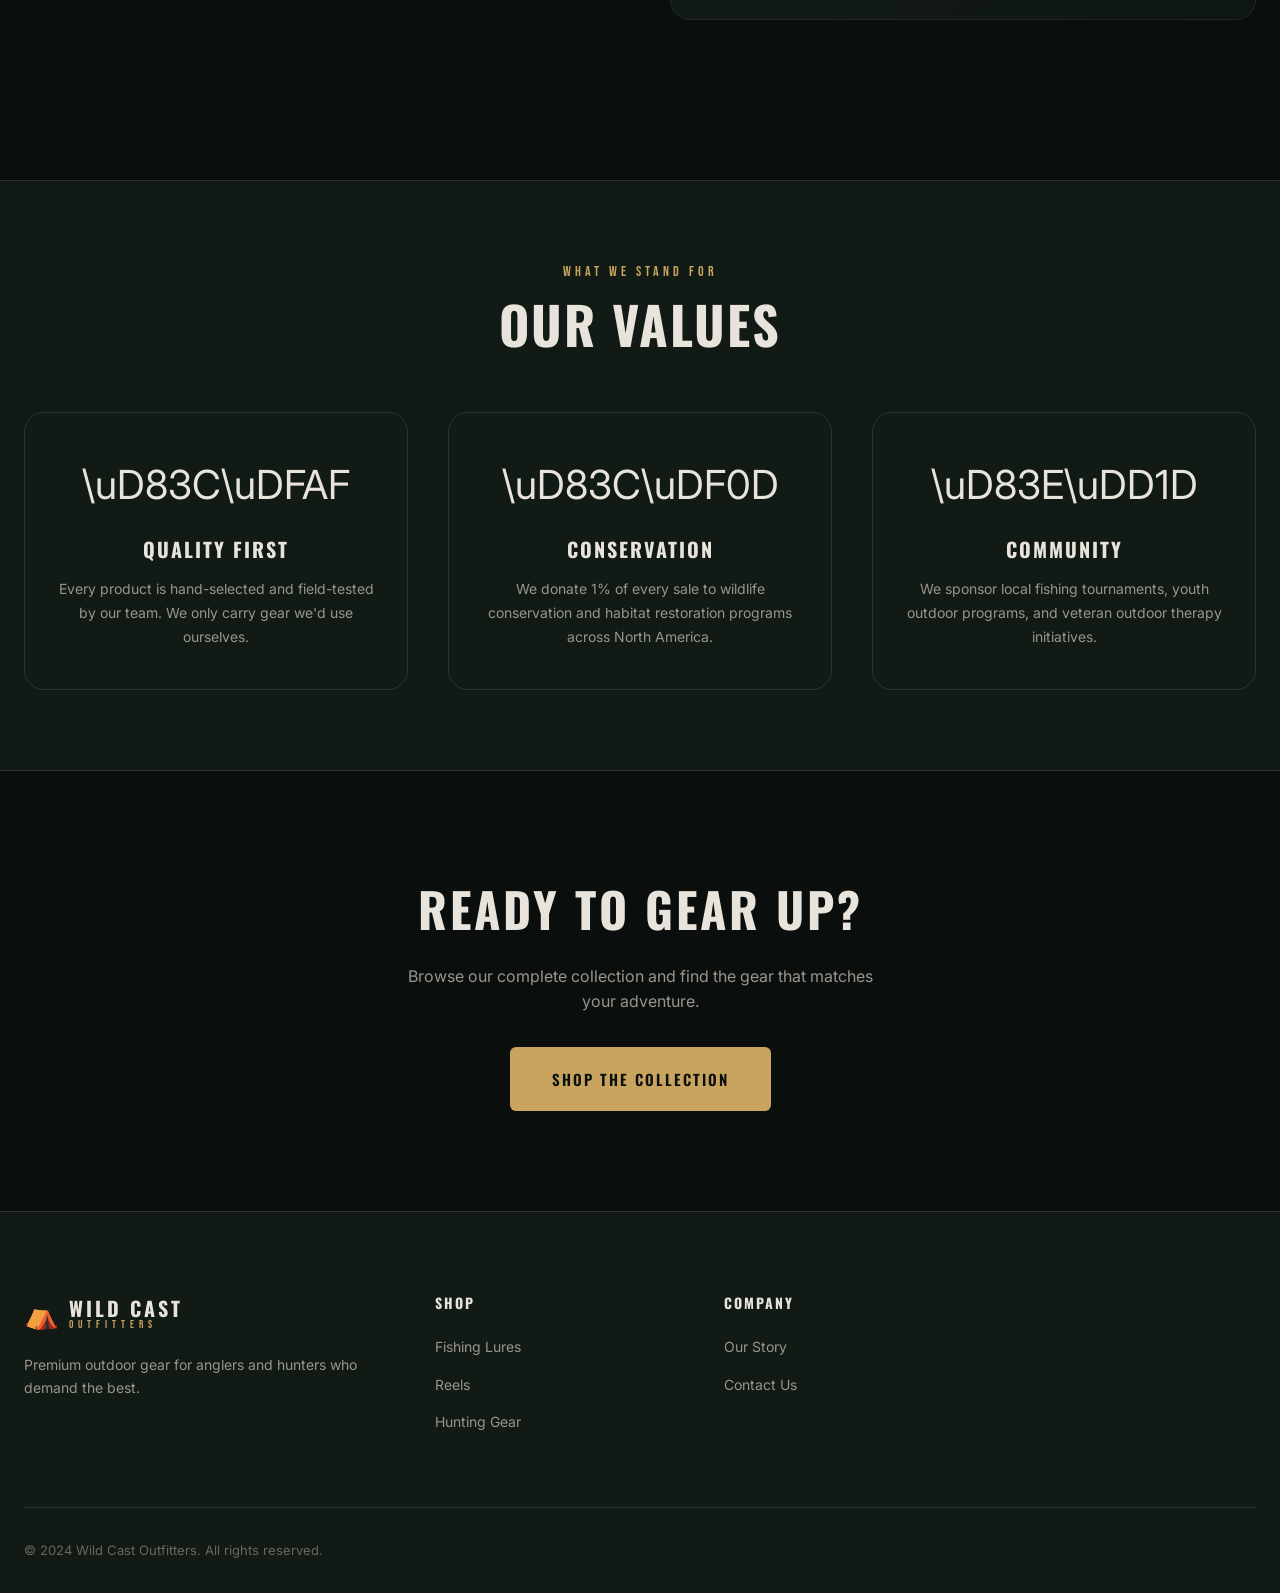
<file: pages/about.html>
<!DOCTYPE html>
<html lang="en">
<head>
  <meta charset="UTF-8">
  <meta name="viewport" content="width=device-width, initial-scale=1.0">
  <title>Our Story - Wild Cast Outfitters</title>
  <link rel="preconnect" href="https://fonts.googleapis.com">
  <link rel="preconnect" href="https://fonts.gstatic.com" crossorigin>
  <link href="https://fonts.googleapis.com/css2?family=Oswald:wght@400;500;600;700&family=Playfair+Display:ital,wght@0,400;0,700;1,400&family=Inter:wght@300;400;500;600&family=Bebas+Neue&display=swap" rel="stylesheet">
  <link rel="stylesheet" href="../css/main.css">
  <link rel="stylesheet" href="../css/animations.css">
  <style>
    .about-hero {
      min-height: 60vh;
      display: flex;
      align-items: center;
      justify-content: center;
      text-align: center;
      background: linear-gradient(160deg, #050a07, #1a3322, #0d2818);
      position: relative;
      overflow: hidden;
    }

    .about-hero::before {
      content: '';
      position: absolute;
      top: 0; left: 0; right: 0; bottom: 0;
      background: radial-gradient(ellipse at 30% 40%, rgba(200, 164, 94, 0.08), transparent 60%);
    }

    .about-hero-content {
      position: relative;
      z-index: 2;
      max-width: 800px;
      padding: 0 24px;
    }

    .about-hero-content h1 {
      font-family: var(--font-display);
      font-size: clamp(40px, 6vw, 72px);
      font-weight: 700;
      letter-spacing: 6px;
      margin-bottom: 16px;
    }

    .about-hero-content h1 em {
      font-family: var(--font-serif);
      font-style: italic;
      color: var(--color-primary);
    }

    .about-hero-content p {
      font-size: 18px;
      color: var(--color-text-muted);
      max-width: 600px;
      margin: 0 auto;
      line-height: 1.7;
    }

    .about-content {
      padding: 80px 0;
    }

    .about-grid {
      display: grid;
      grid-template-columns: 1fr 1fr;
      gap: 60px;
      align-items: center;
      margin-bottom: 80px;
    }

    .about-grid:nth-child(even) {
      direction: rtl;
    }

    .about-grid:nth-child(even) > * {
      direction: ltr;
    }

    .about-image {
      background: linear-gradient(135deg, var(--color-surface), var(--color-bg-alt));
      border-radius: var(--radius-lg);
      border: 1px solid var(--color-border);
      aspect-ratio: 4/3;
      display: flex;
      align-items: center;
      justify-content: center;
      font-size: 80px;
      opacity: 0.7;
    }

    .about-text h2 {
      font-family: var(--font-display);
      font-size: 32px;
      font-weight: 700;
      letter-spacing: 2px;
      margin-bottom: 16px;
    }

    .about-text h2 em {
      font-family: var(--font-serif);
      font-style: italic;
      color: var(--color-primary);
    }

    .about-text p {
      font-size: 16px;
      color: var(--color-text-muted);
      line-height: 1.8;
      margin-bottom: 16px;
    }

    .values-section {
      padding: 80px 0;
      background: var(--color-bg-alt);
      border-top: 1px solid var(--color-border);
      border-bottom: 1px solid var(--color-border);
    }

    .values-grid {
      display: grid;
      grid-template-columns: repeat(3, 1fr);
      gap: 40px;
      margin-top: 60px;
    }

    .value-card {
      text-align: center;
      padding: 40px 24px;
      border: 1px solid var(--color-border);
      border-radius: var(--radius-lg);
      transition: all var(--transition);
    }

    .value-card:hover {
      border-color: var(--color-primary);
      transform: translateY(-4px);
    }

    .value-icon {
      font-size: 40px;
      margin-bottom: 16px;
    }

    .value-card h3 {
      font-family: var(--font-display);
      font-size: 20px;
      letter-spacing: 2px;
      margin-bottom: 12px;
    }

    .value-card p {
      font-size: 14px;
      color: var(--color-text-muted);
      line-height: 1.7;
    }

    .cta-banner {
      padding: 100px 0;
      text-align: center;
    }

    .cta-banner h2 {
      font-family: var(--font-display);
      font-size: clamp(28px, 4vw, 48px);
      font-weight: 700;
      letter-spacing: 3px;
      margin-bottom: 16px;
    }

    .cta-banner p {
      font-size: 16px;
      color: var(--color-text-muted);
      margin-bottom: 32px;
      max-width: 500px;
      margin-left: auto;
      margin-right: auto;
    }

    @media (max-width: 768px) {
      .about-grid {
        grid-template-columns: 1fr;
        gap: 32px;
      }
      .about-grid:nth-child(even) {
        direction: ltr;
      }
      .values-grid {
        grid-template-columns: 1fr;
      }
    }
  </style>
</head>
<body class="page-transition">
  <!-- Announcement Bar -->
  <div class="announcement-bar">
    <p>FREE SHIPPING ON ORDERS OVER $75 &mdash; USE CODE: <strong>WILDCAST</strong></p>
  </div>

  <!-- Navigation -->
  <header class="site-header" id="siteHeader">
    <nav class="nav-container">
      <button class="mobile-menu-toggle" id="mobileMenuToggle" aria-label="Toggle menu">
        <span></span><span></span><span></span>
      </button>
      <a href="../index.html" class="logo">
        <span class="logo-icon">&#9978;</span>
        <div class="logo-text">
          <span class="logo-name">WILD CAST</span>
          <span class="logo-tagline">OUTFITTERS</span>
        </div>
      </a>
      <ul class="nav-links">
        <li><a href="../index.html">Home</a></li>
        <li><a href="catalog.html">Shop All</a></li>
        <li><a href="catalog.html?category=lures">Lures</a></li>
        <li><a href="catalog.html?category=reels">Reels</a></li>
        <li><a href="catalog.html?category=hunting">Hunting</a></li>
        <li><a href="about.html" class="active">Our Story</a></li>
      </ul>
      <div class="nav-actions">
        <button class="nav-icon search-toggle" aria-label="Search">
          <svg width="20" height="20" viewBox="0 0 24 24" fill="none" stroke="currentColor" stroke-width="2"><circle cx="11" cy="11" r="8"/><path d="m21 21-4.35-4.35"/></svg>
        </button>
        <a href="../admin/index.html" class="nav-icon admin-link" aria-label="Admin Dashboard" title="Admin Dashboard">
          <svg width="20" height="20" viewBox="0 0 24 24" fill="none" stroke="currentColor" stroke-width="2"><rect x="3" y="3" width="7" height="7"/><rect x="14" y="3" width="7" height="7"/><rect x="3" y="14" width="7" height="7"/><rect x="14" y="14" width="7" height="7"/></svg>
        </a>
        <button class="nav-icon cart-toggle" id="cartToggle" aria-label="Cart">
          <svg width="20" height="20" viewBox="0 0 24 24" fill="none" stroke="currentColor" stroke-width="2"><path d="M6 2 3 6v14a2 2 0 0 0 2 2h14a2 2 0 0 0 2-2V6l-3-4Z"/><path d="M3 6h18"/><path d="M16 10a4 4 0 0 1-8 0"/></svg>
          <span class="cart-count" id="cartCount">0</span>
        </button>
      </div>
    </nav>
  </header>

  <!-- Search Overlay -->
  <div class="search-overlay" id="searchOverlay">
    <div class="search-container">
      <input type="text" placeholder="Search for lures, reels, hunting gear..." class="search-input" id="searchInput">
      <button class="search-close" id="searchClose">&times;</button>
    </div>
  </div>

  <!-- Mobile Menu -->
  <div class="mobile-menu" id="mobileMenu">
    <ul class="mobile-nav-links">
      <li><a href="../index.html">Home</a></li>
      <li><a href="catalog.html">Shop All</a></li>
      <li><a href="catalog.html?category=lures">Fishing Lures</a></li>
      <li><a href="catalog.html?category=reels">Reels</a></li>
      <li><a href="catalog.html?category=hunting">Hunting Gear</a></li>
      <li><a href="about.html">Our Story</a></li>
    </ul>
  </div>

  <!-- About Hero -->
  <section class="about-hero">
    <div class="about-hero-content fade-in-up">
      <span class="section-tag">OUR STORY</span>
      <h1>BUILT FOR THE <em>Wild</em></h1>
      <p>We're anglers, hunters, and outdoor enthusiasts who believe great gear makes great memories.</p>
    </div>
  </section>

  <!-- About Content -->
  <div class="about-content">
    <div class="container">
      <div class="about-grid reveal">
        <div class="about-image">\uD83C\uDFA3</div>
        <div class="about-text">
          <h2>FROM PASSION TO <em>Purpose</em></h2>
          <p>Wild Cast Outfitters was born on the banks of the Ozarks, where early morning fog meets crystal-clear water. What started as two friends sharing their favorite lures at a local bait shop has grown into a trusted destination for anglers and hunters nationwide.</p>
          <p>We test every product we sell. If it doesn't perform on the water or in the field, it doesn't make our shelves. Period.</p>
        </div>
      </div>

      <div class="about-grid reveal">
        <div class="about-image">\uD83E\uDD8C</div>
        <div class="about-text">
          <h2>GEAR THAT <em>Performs</em></h2>
          <p>We partner with the best manufacturers in the industry and rigorously field-test every product. From tournament-winning crankbaits to precision optics for the deer stand, our catalog represents the best of the best.</p>
          <p>Our team includes professional anglers, seasoned hunters, and gear obsessives who live and breathe the outdoor lifestyle every single day.</p>
        </div>
      </div>
    </div>
  </div>

  <!-- Values -->
  <section class="values-section">
    <div class="container">
      <div class="section-header reveal">
        <span class="section-tag">WHAT WE STAND FOR</span>
        <h2 class="section-title">Our Values</h2>
      </div>
      <div class="values-grid">
        <div class="value-card reveal">
          <div class="value-icon">\uD83C\uDFAF</div>
          <h3>QUALITY FIRST</h3>
          <p>Every product is hand-selected and field-tested by our team. We only carry gear we'd use ourselves.</p>
        </div>
        <div class="value-card reveal">
          <div class="value-icon">\uD83C\uDF0D</div>
          <h3>CONSERVATION</h3>
          <p>We donate 1% of every sale to wildlife conservation and habitat restoration programs across North America.</p>
        </div>
        <div class="value-card reveal">
          <div class="value-icon">\uD83E\uDD1D</div>
          <h3>COMMUNITY</h3>
          <p>We sponsor local fishing tournaments, youth outdoor programs, and veteran outdoor therapy initiatives.</p>
        </div>
      </div>
    </div>
  </section>

  <!-- CTA -->
  <section class="cta-banner">
    <div class="container reveal">
      <h2>READY TO GEAR UP?</h2>
      <p>Browse our complete collection and find the gear that matches your adventure.</p>
      <a href="catalog.html" class="btn btn-primary btn-lg">SHOP THE COLLECTION</a>
    </div>
  </section>

  <!-- Footer -->
  <footer class="site-footer">
    <div class="container">
      <div class="footer-grid">
        <div class="footer-brand">
          <a href="../index.html" class="logo footer-logo">
            <span class="logo-icon">&#9978;</span>
            <div class="logo-text">
              <span class="logo-name">WILD CAST</span>
              <span class="logo-tagline">OUTFITTERS</span>
            </div>
          </a>
          <p>Premium outdoor gear for anglers and hunters who demand the best.</p>
        </div>
        <div class="footer-links">
          <h4>Shop</h4>
          <ul>
            <li><a href="catalog.html?category=lures">Fishing Lures</a></li>
            <li><a href="catalog.html?category=reels">Reels</a></li>
            <li><a href="catalog.html?category=hunting">Hunting Gear</a></li>
          </ul>
        </div>
        <div class="footer-links">
          <h4>Company</h4>
          <ul>
            <li><a href="about.html">Our Story</a></li>
            <li><a href="#">Contact Us</a></li>
          </ul>
        </div>
      </div>
      <div class="footer-bottom">
        <p>&copy; 2024 Wild Cast Outfitters. All rights reserved.</p>
      </div>
    </div>
  </footer>

  <!-- Cart Drawer -->
  <div class="cart-overlay" id="cartOverlay"></div>
  <div class="cart-drawer" id="cartDrawer">
    <div class="cart-header">
      <h3>Your Cart</h3>
      <button class="cart-close" id="cartClose">&times;</button>
    </div>
    <div class="cart-items" id="cartItems"></div>
    <div class="cart-footer" id="cartFooter" style="display:none;">
      <div class="cart-subtotal">
        <span>Subtotal</span>
        <span id="cartSubtotal">$0.00</span>
      </div>
      <p class="cart-note">Shipping & taxes calculated at checkout</p>
      <button class="btn btn-primary btn-full">CHECKOUT</button>
    </div>
  </div>

  <script src="../js/products.js"></script>
  <script src="../js/cart.js"></script>
  <script src="../js/main.js"></script>
</body>
</html>
</file>
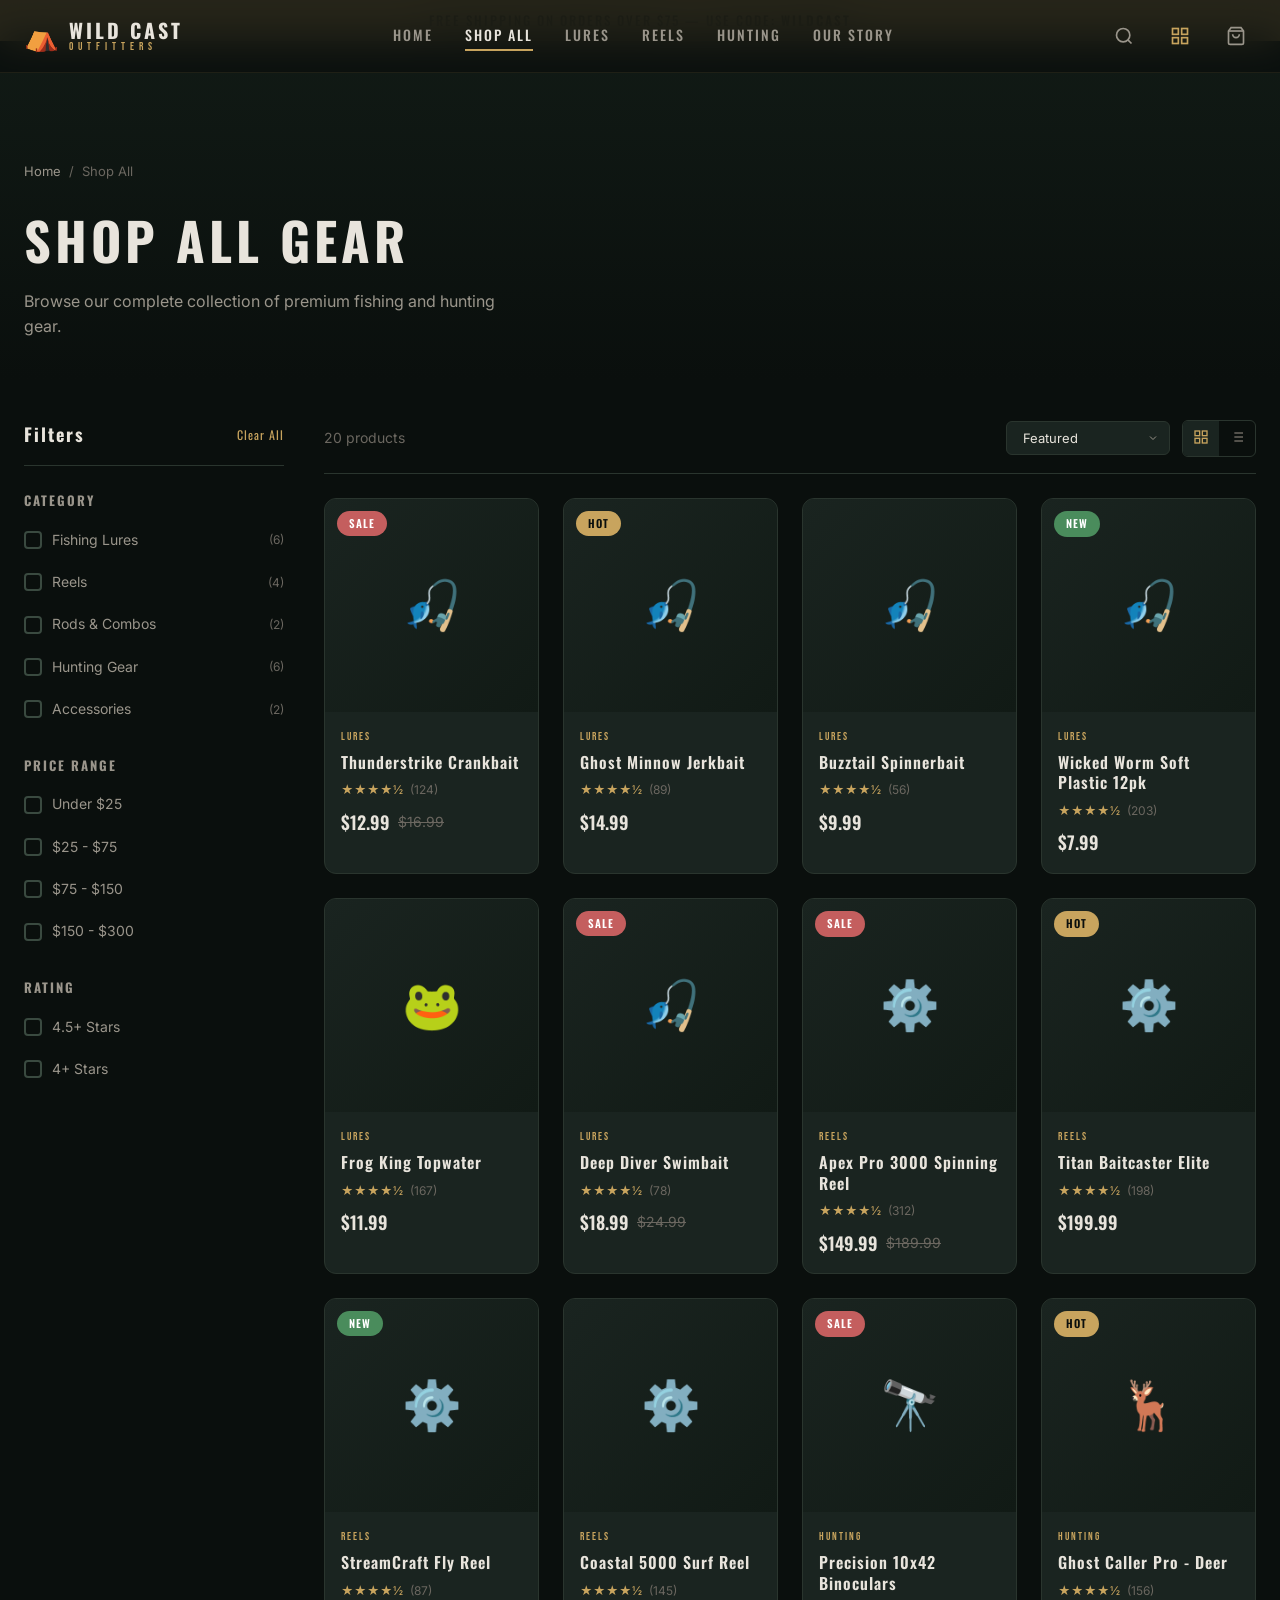
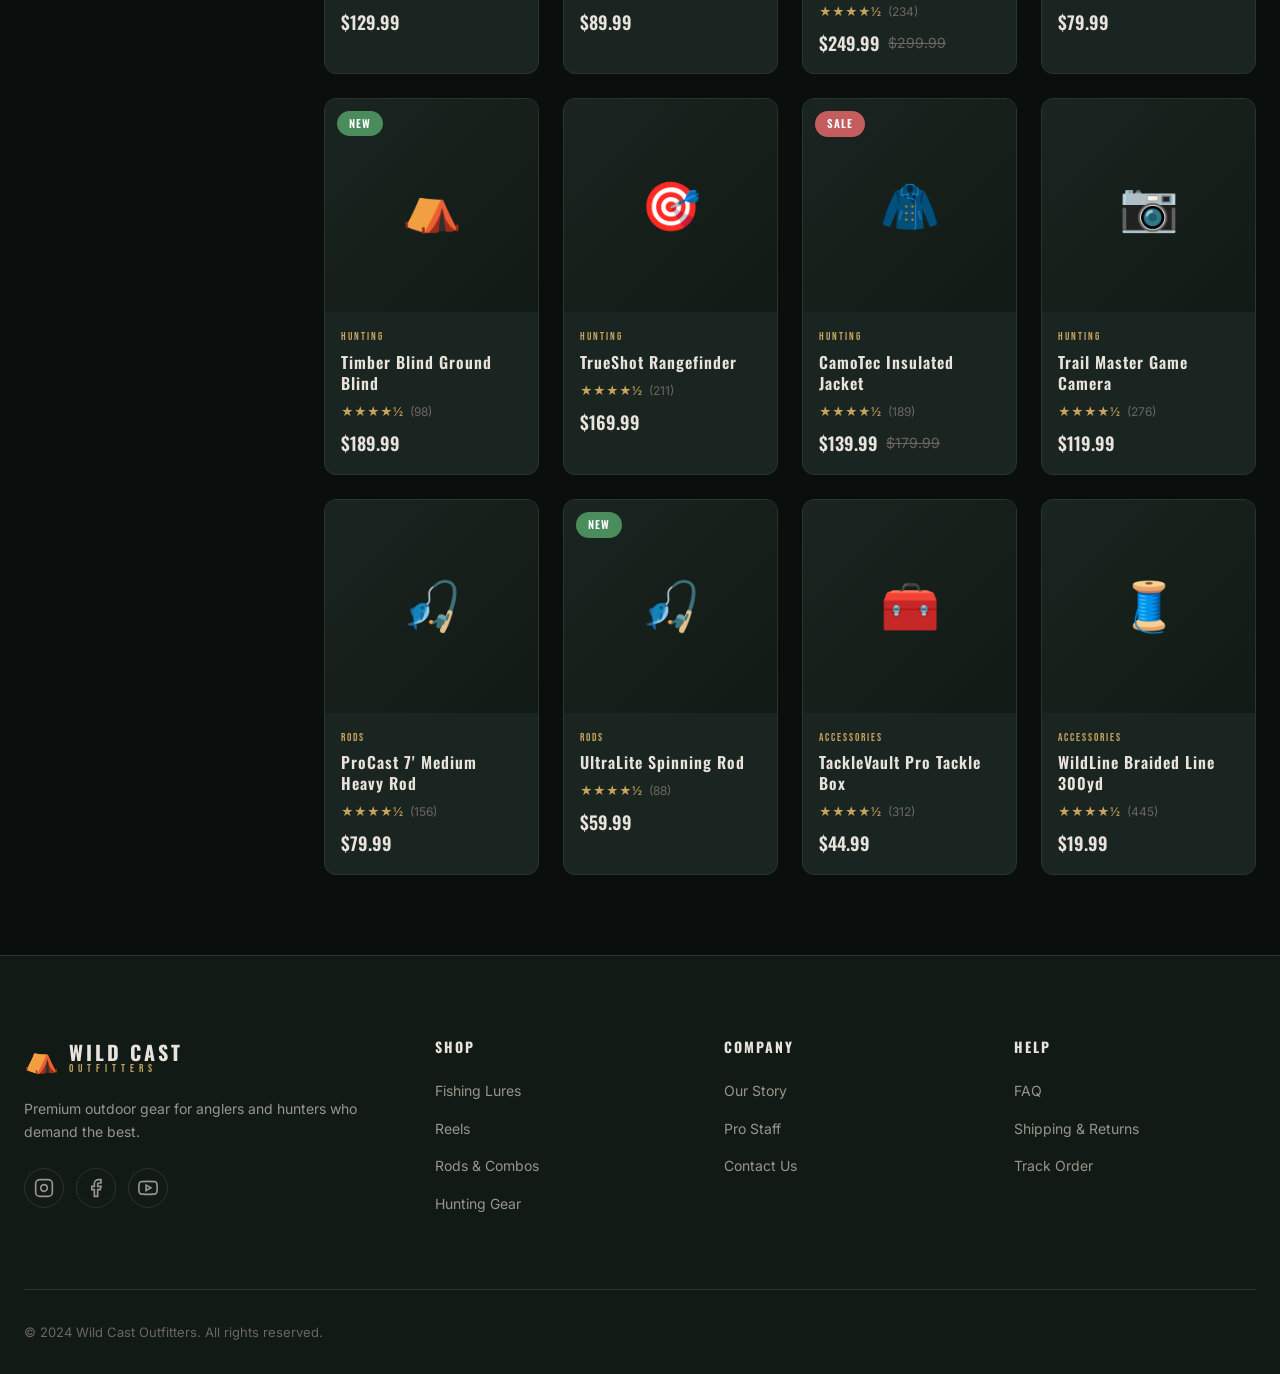
<file: pages/catalog.html>
<!DOCTYPE html>
<html lang="en">
<head>
  <meta charset="UTF-8">
  <meta name="viewport" content="width=device-width, initial-scale=1.0">
  <title>Shop All - Wild Cast Outfitters</title>
  <link rel="preconnect" href="https://fonts.googleapis.com">
  <link rel="preconnect" href="https://fonts.gstatic.com" crossorigin>
  <link href="https://fonts.googleapis.com/css2?family=Oswald:wght@400;500;600;700&family=Playfair+Display:ital,wght@0,400;0,700;1,400&family=Inter:wght@300;400;500;600&family=Bebas+Neue&display=swap" rel="stylesheet">
  <link rel="stylesheet" href="../css/main.css">
  <link rel="stylesheet" href="../css/animations.css">
  <link rel="stylesheet" href="../css/catalog.css">
</head>
<body class="page-transition">
  <!-- Announcement Bar -->
  <div class="announcement-bar">
    <p>FREE SHIPPING ON ORDERS OVER $75 &mdash; USE CODE: <strong>WILDCAST</strong></p>
  </div>

  <!-- Navigation -->
  <header class="site-header" id="siteHeader">
    <nav class="nav-container">
      <button class="mobile-menu-toggle" id="mobileMenuToggle" aria-label="Toggle menu">
        <span></span><span></span><span></span>
      </button>
      <a href="../index.html" class="logo">
        <span class="logo-icon">&#9978;</span>
        <div class="logo-text">
          <span class="logo-name">WILD CAST</span>
          <span class="logo-tagline">OUTFITTERS</span>
        </div>
      </a>
      <ul class="nav-links" id="navLinks">
        <li><a href="../index.html">Home</a></li>
        <li class="has-dropdown">
          <a href="catalog.html" class="active">Shop All</a>
          <div class="dropdown-menu">
            <a href="catalog.html?category=lures">Fishing Lures</a>
            <a href="catalog.html?category=reels">Reels</a>
            <a href="catalog.html?category=rods">Rods & Combos</a>
            <a href="catalog.html?category=hunting">Hunting Gear</a>
            <a href="catalog.html?category=apparel">Apparel</a>
            <a href="catalog.html?category=accessories">Accessories</a>
          </div>
        </li>
        <li><a href="catalog.html?category=lures">Lures</a></li>
        <li><a href="catalog.html?category=reels">Reels</a></li>
        <li><a href="catalog.html?category=hunting">Hunting</a></li>
        <li><a href="about.html">Our Story</a></li>
      </ul>
      <div class="nav-actions">
        <button class="nav-icon search-toggle" aria-label="Search">
          <svg width="20" height="20" viewBox="0 0 24 24" fill="none" stroke="currentColor" stroke-width="2"><circle cx="11" cy="11" r="8"/><path d="m21 21-4.35-4.35"/></svg>
        </button>
        <a href="../admin/index.html" class="nav-icon admin-link" aria-label="Admin Dashboard" title="Admin Dashboard">
          <svg width="20" height="20" viewBox="0 0 24 24" fill="none" stroke="currentColor" stroke-width="2"><rect x="3" y="3" width="7" height="7"/><rect x="14" y="3" width="7" height="7"/><rect x="3" y="14" width="7" height="7"/><rect x="14" y="14" width="7" height="7"/></svg>
        </a>
        <button class="nav-icon cart-toggle" id="cartToggle" aria-label="Cart">
          <svg width="20" height="20" viewBox="0 0 24 24" fill="none" stroke="currentColor" stroke-width="2"><path d="M6 2 3 6v14a2 2 0 0 0 2 2h14a2 2 0 0 0 2-2V6l-3-4Z"/><path d="M3 6h18"/><path d="M16 10a4 4 0 0 1-8 0"/></svg>
          <span class="cart-count" id="cartCount">0</span>
        </button>
      </div>
    </nav>
  </header>

  <!-- Search Overlay -->
  <div class="search-overlay" id="searchOverlay">
    <div class="search-container">
      <input type="text" placeholder="Search for lures, reels, hunting gear..." class="search-input" id="searchInput">
      <button class="search-close" id="searchClose">&times;</button>
    </div>
  </div>

  <!-- Mobile Menu -->
  <div class="mobile-menu" id="mobileMenu">
    <ul class="mobile-nav-links">
      <li><a href="../index.html">Home</a></li>
      <li><a href="catalog.html">Shop All</a></li>
      <li><a href="catalog.html?category=lures">Fishing Lures</a></li>
      <li><a href="catalog.html?category=reels">Reels</a></li>
      <li><a href="catalog.html?category=hunting">Hunting Gear</a></li>
      <li><a href="about.html">Our Story</a></li>
    </ul>
  </div>

  <!-- Catalog Header -->
  <section class="catalog-hero">
    <div class="container">
      <div class="breadcrumbs">
        <a href="../index.html">Home</a>
        <span>/</span>
        <span id="breadcrumbCurrent">Shop All</span>
      </div>
      <h1 class="catalog-title" id="catalogTitle">SHOP ALL GEAR</h1>
      <p class="catalog-desc" id="catalogDesc">Browse our complete collection of premium fishing and hunting gear.</p>
    </div>
  </section>

  <!-- Catalog Body -->
  <section class="catalog-body">
    <div class="container">
      <div class="catalog-layout">
        <!-- Sidebar Filters -->
        <aside class="catalog-sidebar" id="catalogSidebar">
          <div class="sidebar-header">
            <h3>Filters</h3>
            <button class="clear-filters" id="clearFilters">Clear All</button>
          </div>

          <div class="filter-group">
            <h4 class="filter-title">Category</h4>
            <div class="filter-options">
              <label class="filter-checkbox">
                <input type="checkbox" name="category" value="lures"> Fishing Lures
                <span class="filter-count" data-count="lures"></span>
              </label>
              <label class="filter-checkbox">
                <input type="checkbox" name="category" value="reels"> Reels
                <span class="filter-count" data-count="reels"></span>
              </label>
              <label class="filter-checkbox">
                <input type="checkbox" name="category" value="rods"> Rods & Combos
                <span class="filter-count" data-count="rods"></span>
              </label>
              <label class="filter-checkbox">
                <input type="checkbox" name="category" value="hunting"> Hunting Gear
                <span class="filter-count" data-count="hunting"></span>
              </label>
              <label class="filter-checkbox">
                <input type="checkbox" name="category" value="accessories"> Accessories
                <span class="filter-count" data-count="accessories"></span>
              </label>
            </div>
          </div>

          <div class="filter-group">
            <h4 class="filter-title">Price Range</h4>
            <div class="filter-options">
              <label class="filter-checkbox">
                <input type="checkbox" name="price" value="0-25"> Under $25
              </label>
              <label class="filter-checkbox">
                <input type="checkbox" name="price" value="25-75"> $25 - $75
              </label>
              <label class="filter-checkbox">
                <input type="checkbox" name="price" value="75-150"> $75 - $150
              </label>
              <label class="filter-checkbox">
                <input type="checkbox" name="price" value="150-300"> $150 - $300
              </label>
            </div>
          </div>

          <div class="filter-group">
            <h4 class="filter-title">Rating</h4>
            <div class="filter-options">
              <label class="filter-checkbox">
                <input type="checkbox" name="rating" value="4.5"> 4.5+ Stars
              </label>
              <label class="filter-checkbox">
                <input type="checkbox" name="rating" value="4"> 4+ Stars
              </label>
            </div>
          </div>
        </aside>

        <!-- Product Grid -->
        <main class="catalog-main">
          <div class="catalog-toolbar">
            <div class="toolbar-left">
              <button class="mobile-filter-btn" id="mobileFilterBtn">
                <svg width="16" height="16" viewBox="0 0 24 24" fill="none" stroke="currentColor" stroke-width="2"><line x1="4" y1="21" x2="4" y2="14"/><line x1="4" y1="10" x2="4" y2="3"/><line x1="12" y1="21" x2="12" y2="12"/><line x1="12" y1="8" x2="12" y2="3"/><line x1="20" y1="21" x2="20" y2="16"/><line x1="20" y1="12" x2="20" y2="3"/></svg>
                Filters
              </button>
              <span class="results-count" id="resultsCount">0 products</span>
            </div>
            <div class="toolbar-right">
              <select class="sort-select" id="sortSelect">
                <option value="featured">Featured</option>
                <option value="price-low">Price: Low to High</option>
                <option value="price-high">Price: High to Low</option>
                <option value="rating">Highest Rated</option>
                <option value="name">Name A-Z</option>
              </select>
              <div class="view-toggle">
                <button class="view-btn active" data-view="grid">
                  <svg width="16" height="16" viewBox="0 0 24 24" fill="none" stroke="currentColor" stroke-width="2"><rect x="3" y="3" width="7" height="7"/><rect x="14" y="3" width="7" height="7"/><rect x="3" y="14" width="7" height="7"/><rect x="14" y="14" width="7" height="7"/></svg>
                </button>
                <button class="view-btn" data-view="list">
                  <svg width="16" height="16" viewBox="0 0 24 24" fill="none" stroke="currentColor" stroke-width="2"><line x1="8" y1="6" x2="21" y2="6"/><line x1="8" y1="12" x2="21" y2="12"/><line x1="8" y1="18" x2="21" y2="18"/><line x1="3" y1="6" x2="3.01" y2="6"/><line x1="3" y1="12" x2="3.01" y2="12"/><line x1="3" y1="18" x2="3.01" y2="18"/></svg>
                </button>
              </div>
            </div>
          </div>

          <div class="products-grid stagger-grid" id="catalogProducts"></div>

          <div class="catalog-empty" id="catalogEmpty" style="display:none;">
            <svg width="64" height="64" viewBox="0 0 24 24" fill="none" stroke="currentColor" stroke-width="1.5"><circle cx="11" cy="11" r="8"/><path d="m21 21-4.35-4.35"/></svg>
            <h3>No products found</h3>
            <p>Try adjusting your filters or search terms.</p>
            <button class="btn btn-primary" onclick="clearAllFilters()">CLEAR FILTERS</button>
          </div>
        </main>
      </div>
    </div>
  </section>

  <!-- Footer -->
  <footer class="site-footer">
    <div class="container">
      <div class="footer-grid">
        <div class="footer-brand">
          <a href="../index.html" class="logo footer-logo">
            <span class="logo-icon">&#9978;</span>
            <div class="logo-text">
              <span class="logo-name">WILD CAST</span>
              <span class="logo-tagline">OUTFITTERS</span>
            </div>
          </a>
          <p>Premium outdoor gear for anglers and hunters who demand the best.</p>
          <div class="social-links">
            <a href="#" aria-label="Instagram"><svg width="20" height="20" viewBox="0 0 24 24" fill="none" stroke="currentColor" stroke-width="2"><rect x="2" y="2" width="20" height="20" rx="5"/><path d="M16 11.37A4 4 0 1 1 12.63 8 4 4 0 0 1 16 11.37z"/><line x1="17.5" y1="6.5" x2="17.51" y2="6.5"/></svg></a>
            <a href="#" aria-label="Facebook"><svg width="20" height="20" viewBox="0 0 24 24" fill="none" stroke="currentColor" stroke-width="2"><path d="M18 2h-3a5 5 0 0 0-5 5v3H7v4h3v8h4v-8h3l1-4h-4V7a1 1 0 0 1 1-1h3z"/></svg></a>
            <a href="#" aria-label="YouTube"><svg width="20" height="20" viewBox="0 0 24 24" fill="none" stroke="currentColor" stroke-width="2"><path d="M22.54 6.42a2.78 2.78 0 0 0-1.94-2C18.88 4 12 4 12 4s-6.88 0-8.6.46a2.78 2.78 0 0 0-1.94 2A29 29 0 0 0 1 11.75a29 29 0 0 0 .46 5.33A2.78 2.78 0 0 0 3.4 19.1c1.72.46 8.6.46 8.6.46s6.88 0 8.6-.46a2.78 2.78 0 0 0 1.94-2 29 29 0 0 0 .46-5.25 29 29 0 0 0-.46-5.33z"/><polygon points="9.75 15.02 15.5 11.75 9.75 8.48"/></svg></a>
          </div>
        </div>
        <div class="footer-links">
          <h4>Shop</h4>
          <ul>
            <li><a href="catalog.html?category=lures">Fishing Lures</a></li>
            <li><a href="catalog.html?category=reels">Reels</a></li>
            <li><a href="catalog.html?category=rods">Rods & Combos</a></li>
            <li><a href="catalog.html?category=hunting">Hunting Gear</a></li>
          </ul>
        </div>
        <div class="footer-links">
          <h4>Company</h4>
          <ul>
            <li><a href="about.html">Our Story</a></li>
            <li><a href="#">Pro Staff</a></li>
            <li><a href="#">Contact Us</a></li>
          </ul>
        </div>
        <div class="footer-links">
          <h4>Help</h4>
          <ul>
            <li><a href="#">FAQ</a></li>
            <li><a href="#">Shipping & Returns</a></li>
            <li><a href="#">Track Order</a></li>
          </ul>
        </div>
      </div>
      <div class="footer-bottom">
        <p>&copy; 2024 Wild Cast Outfitters. All rights reserved.</p>
      </div>
    </div>
  </footer>

  <!-- Cart Drawer -->
  <div class="cart-overlay" id="cartOverlay"></div>
  <div class="cart-drawer" id="cartDrawer">
    <div class="cart-header">
      <h3>Your Cart</h3>
      <button class="cart-close" id="cartClose">&times;</button>
    </div>
    <div class="cart-items" id="cartItems"></div>
    <div class="cart-footer" id="cartFooter" style="display:none;">
      <div class="cart-subtotal">
        <span>Subtotal</span>
        <span id="cartSubtotal">$0.00</span>
      </div>
      <p class="cart-note">Shipping & taxes calculated at checkout</p>
      <button class="btn btn-primary btn-full">CHECKOUT</button>
    </div>
  </div>

  <script src="../js/products.js"></script>
  <script src="../js/cart.js"></script>
  <script src="../js/main.js"></script>
  <script src="../js/catalog.js"></script>
</body>
</html>
</file>
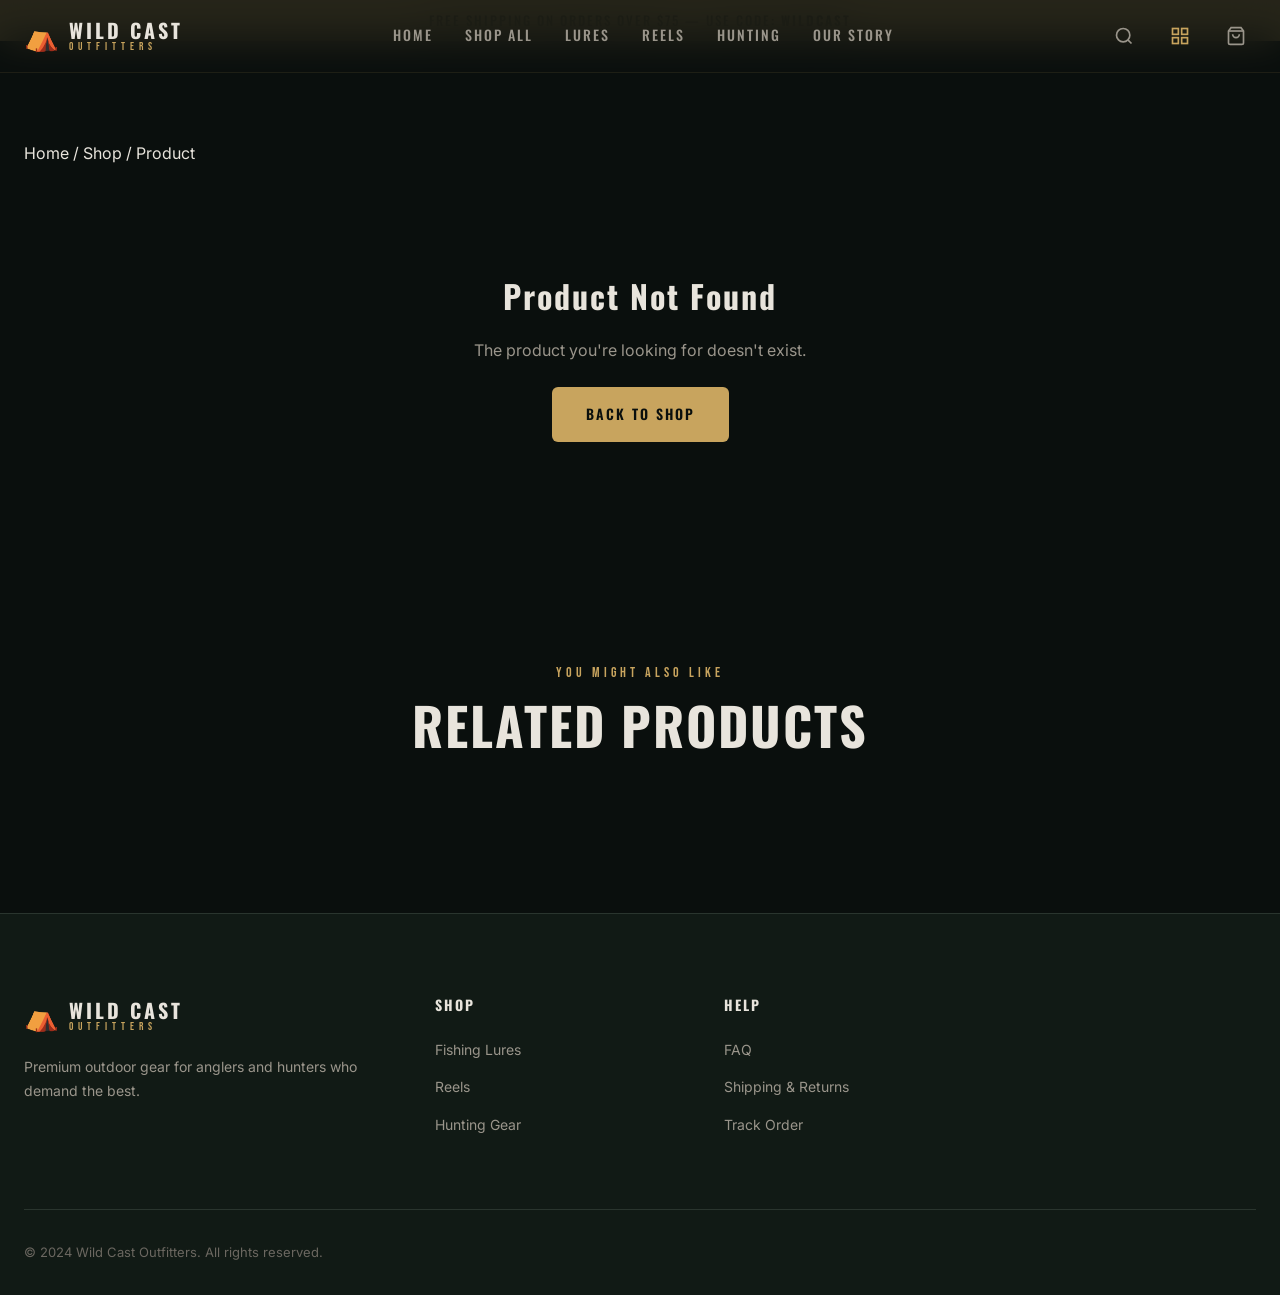
<file: pages/product.html>
<!DOCTYPE html>
<html lang="en">
<head>
  <meta charset="UTF-8">
  <meta name="viewport" content="width=device-width, initial-scale=1.0">
  <title>Product - Wild Cast Outfitters</title>
  <link rel="preconnect" href="https://fonts.googleapis.com">
  <link rel="preconnect" href="https://fonts.gstatic.com" crossorigin>
  <link href="https://fonts.googleapis.com/css2?family=Oswald:wght@400;500;600;700&family=Playfair+Display:ital,wght@0,400;0,700;1,400&family=Inter:wght@300;400;500;600&family=Bebas+Neue&display=swap" rel="stylesheet">
  <link rel="stylesheet" href="../css/main.css">
  <link rel="stylesheet" href="../css/animations.css">
  <link rel="stylesheet" href="../css/product.css">
</head>
<body class="page-transition">
  <!-- Announcement Bar -->
  <div class="announcement-bar">
    <p>FREE SHIPPING ON ORDERS OVER $75 &mdash; USE CODE: <strong>WILDCAST</strong></p>
  </div>

  <!-- Navigation -->
  <header class="site-header" id="siteHeader">
    <nav class="nav-container">
      <button class="mobile-menu-toggle" id="mobileMenuToggle" aria-label="Toggle menu">
        <span></span><span></span><span></span>
      </button>
      <a href="../index.html" class="logo">
        <span class="logo-icon">&#9978;</span>
        <div class="logo-text">
          <span class="logo-name">WILD CAST</span>
          <span class="logo-tagline">OUTFITTERS</span>
        </div>
      </a>
      <ul class="nav-links" id="navLinks">
        <li><a href="../index.html">Home</a></li>
        <li class="has-dropdown">
          <a href="catalog.html">Shop All</a>
          <div class="dropdown-menu">
            <a href="catalog.html?category=lures">Fishing Lures</a>
            <a href="catalog.html?category=reels">Reels</a>
            <a href="catalog.html?category=rods">Rods & Combos</a>
            <a href="catalog.html?category=hunting">Hunting Gear</a>
          </div>
        </li>
        <li><a href="catalog.html?category=lures">Lures</a></li>
        <li><a href="catalog.html?category=reels">Reels</a></li>
        <li><a href="catalog.html?category=hunting">Hunting</a></li>
        <li><a href="about.html">Our Story</a></li>
      </ul>
      <div class="nav-actions">
        <button class="nav-icon search-toggle" aria-label="Search">
          <svg width="20" height="20" viewBox="0 0 24 24" fill="none" stroke="currentColor" stroke-width="2"><circle cx="11" cy="11" r="8"/><path d="m21 21-4.35-4.35"/></svg>
        </button>
        <a href="../admin/index.html" class="nav-icon admin-link" aria-label="Admin Dashboard" title="Admin Dashboard">
          <svg width="20" height="20" viewBox="0 0 24 24" fill="none" stroke="currentColor" stroke-width="2"><rect x="3" y="3" width="7" height="7"/><rect x="14" y="3" width="7" height="7"/><rect x="3" y="14" width="7" height="7"/><rect x="14" y="14" width="7" height="7"/></svg>
        </a>
        <button class="nav-icon cart-toggle" id="cartToggle" aria-label="Cart">
          <svg width="20" height="20" viewBox="0 0 24 24" fill="none" stroke="currentColor" stroke-width="2"><path d="M6 2 3 6v14a2 2 0 0 0 2 2h14a2 2 0 0 0 2-2V6l-3-4Z"/><path d="M3 6h18"/><path d="M16 10a4 4 0 0 1-8 0"/></svg>
          <span class="cart-count" id="cartCount">0</span>
        </button>
      </div>
    </nav>
  </header>

  <!-- Search Overlay -->
  <div class="search-overlay" id="searchOverlay">
    <div class="search-container">
      <input type="text" placeholder="Search for lures, reels, hunting gear..." class="search-input" id="searchInput">
      <button class="search-close" id="searchClose">&times;</button>
    </div>
  </div>

  <!-- Mobile Menu -->
  <div class="mobile-menu" id="mobileMenu">
    <ul class="mobile-nav-links">
      <li><a href="../index.html">Home</a></li>
      <li><a href="catalog.html">Shop All</a></li>
      <li><a href="catalog.html?category=lures">Fishing Lures</a></li>
      <li><a href="catalog.html?category=reels">Reels</a></li>
      <li><a href="catalog.html?category=hunting">Hunting Gear</a></li>
      <li><a href="about.html">Our Story</a></li>
    </ul>
  </div>

  <!-- Product Detail -->
  <section class="product-detail-section">
    <div class="container">
      <div class="breadcrumbs">
        <a href="../index.html">Home</a>
        <span>/</span>
        <a href="catalog.html">Shop</a>
        <span>/</span>
        <span id="breadcrumbProduct">Product</span>
      </div>

      <div class="product-detail" id="productDetail">
        <!-- Populated by JS -->
      </div>
    </div>
  </section>

  <!-- Related Products -->
  <section class="section related-section">
    <div class="container">
      <div class="section-header reveal">
        <span class="section-tag">YOU MIGHT ALSO LIKE</span>
        <h2 class="section-title">Related Products</h2>
      </div>
      <div class="products-grid stagger-grid" id="relatedProducts"></div>
    </div>
  </section>

  <!-- Footer -->
  <footer class="site-footer">
    <div class="container">
      <div class="footer-grid">
        <div class="footer-brand">
          <a href="../index.html" class="logo footer-logo">
            <span class="logo-icon">&#9978;</span>
            <div class="logo-text">
              <span class="logo-name">WILD CAST</span>
              <span class="logo-tagline">OUTFITTERS</span>
            </div>
          </a>
          <p>Premium outdoor gear for anglers and hunters who demand the best.</p>
        </div>
        <div class="footer-links">
          <h4>Shop</h4>
          <ul>
            <li><a href="catalog.html?category=lures">Fishing Lures</a></li>
            <li><a href="catalog.html?category=reels">Reels</a></li>
            <li><a href="catalog.html?category=hunting">Hunting Gear</a></li>
          </ul>
        </div>
        <div class="footer-links">
          <h4>Help</h4>
          <ul>
            <li><a href="#">FAQ</a></li>
            <li><a href="#">Shipping & Returns</a></li>
            <li><a href="#">Track Order</a></li>
          </ul>
        </div>
      </div>
      <div class="footer-bottom">
        <p>&copy; 2024 Wild Cast Outfitters. All rights reserved.</p>
      </div>
    </div>
  </footer>

  <!-- Cart Drawer -->
  <div class="cart-overlay" id="cartOverlay"></div>
  <div class="cart-drawer" id="cartDrawer">
    <div class="cart-header">
      <h3>Your Cart</h3>
      <button class="cart-close" id="cartClose">&times;</button>
    </div>
    <div class="cart-items" id="cartItems"></div>
    <div class="cart-footer" id="cartFooter" style="display:none;">
      <div class="cart-subtotal">
        <span>Subtotal</span>
        <span id="cartSubtotal">$0.00</span>
      </div>
      <p class="cart-note">Shipping & taxes calculated at checkout</p>
      <button class="btn btn-primary btn-full">CHECKOUT</button>
    </div>
  </div>

  <script src="../js/products.js"></script>
  <script src="../js/cart.js"></script>
  <script src="../js/main.js"></script>
  <script src="../js/product-detail.js"></script>
</body>
</html>
</file>
<file: css/main.css>
/* =========================================
   WILD CAST OUTFITTERS - Main Stylesheet
   ========================================= */

/* --- Reset & Base --- */
*, *::before, *::after {
  margin: 0;
  padding: 0;
  box-sizing: border-box;
}

:root {
  --color-bg: #0a0f0d;
  --color-bg-alt: #111a15;
  --color-surface: #1a2420;
  --color-surface-hover: #223029;
  --color-primary: #c8a45e;
  --color-primary-dark: #a8873d;
  --color-primary-light: #e8c87e;
  --color-accent: #4a8c5c;
  --color-accent-light: #5aad6e;
  --color-text: #e8e4dc;
  --color-text-muted: #9a958b;
  --color-text-dim: #6b6760;
  --color-border: #2a352e;
  --color-border-light: #3a4a40;
  --color-danger: #c45e5e;
  --color-success: #5ec45e;

  --font-display: 'Oswald', sans-serif;
  --font-serif: 'Playfair Display', Georgia, serif;
  --font-body: 'Inter', -apple-system, BlinkMacSystemFont, sans-serif;
  --font-accent: 'Bebas Neue', cursive;

  --container-max: 1320px;
  --header-height: 72px;
  --radius-sm: 6px;
  --radius-md: 12px;
  --radius-lg: 20px;
  --transition: 0.3s cubic-bezier(0.4, 0, 0.2, 1);
  --transition-slow: 0.6s cubic-bezier(0.4, 0, 0.2, 1);
}

html {
  scroll-behavior: smooth;
  -webkit-font-smoothing: antialiased;
  -moz-osx-font-smoothing: grayscale;
}

body {
  font-family: var(--font-body);
  background-color: var(--color-bg);
  color: var(--color-text);
  line-height: 1.6;
  overflow-x: hidden;
}

a {
  color: inherit;
  text-decoration: none;
  transition: color var(--transition);
}

img {
  max-width: 100%;
  display: block;
}

button {
  border: none;
  background: none;
  cursor: pointer;
  font-family: inherit;
  color: inherit;
}

ul { list-style: none; }

.container {
  width: 100%;
  max-width: var(--container-max);
  margin: 0 auto;
  padding: 0 24px;
}

.section {
  padding: 100px 0;
}

/* --- Announcement Bar --- */
.announcement-bar {
  background: var(--color-primary);
  color: var(--color-bg);
  text-align: center;
  padding: 10px 16px;
  font-family: var(--font-display);
  font-size: 13px;
  letter-spacing: 2px;
  font-weight: 500;
}

/* --- Header / Navigation --- */
.site-header {
  position: fixed;
  top: 0;
  left: 0;
  right: 0;
  z-index: 1000;
  background: rgba(10, 15, 13, 0.85);
  backdrop-filter: blur(20px);
  -webkit-backdrop-filter: blur(20px);
  border-bottom: 1px solid rgba(200, 164, 94, 0.1);
  transition: all var(--transition);
}

.site-header.scrolled {
  background: rgba(10, 15, 13, 0.95);
  box-shadow: 0 4px 30px rgba(0, 0, 0, 0.3);
}

.nav-container {
  max-width: var(--container-max);
  margin: 0 auto;
  padding: 0 24px;
  display: flex;
  align-items: center;
  justify-content: space-between;
  height: var(--header-height);
}

.logo {
  display: flex;
  align-items: center;
  gap: 10px;
  z-index: 10;
}

.logo-icon {
  font-size: 28px;
  color: var(--color-primary);
}

.logo-text {
  display: flex;
  flex-direction: column;
  line-height: 1.1;
}

.logo-name {
  font-family: var(--font-display);
  font-weight: 700;
  font-size: 20px;
  letter-spacing: 3px;
  color: var(--color-text);
}

.logo-tagline {
  font-family: var(--font-accent);
  font-size: 11px;
  letter-spacing: 5px;
  color: var(--color-primary);
}

.nav-links {
  display: flex;
  align-items: center;
  gap: 32px;
}

.nav-links a {
  font-family: var(--font-display);
  font-size: 14px;
  letter-spacing: 2px;
  font-weight: 500;
  text-transform: uppercase;
  color: var(--color-text-muted);
  position: relative;
  padding: 4px 0;
}

.nav-links a::after {
  content: '';
  position: absolute;
  bottom: -2px;
  left: 0;
  width: 0;
  height: 2px;
  background: var(--color-primary);
  transition: width var(--transition);
}

.nav-links a:hover,
.nav-links a.active {
  color: var(--color-text);
}

.nav-links a:hover::after,
.nav-links a.active::after {
  width: 100%;
}

/* Dropdown */
.has-dropdown {
  position: relative;
}

.dropdown-menu {
  position: absolute;
  top: 100%;
  left: -16px;
  min-width: 220px;
  background: var(--color-surface);
  border: 1px solid var(--color-border);
  border-radius: var(--radius-md);
  padding: 12px 0;
  opacity: 0;
  visibility: hidden;
  transform: translateY(10px);
  transition: all var(--transition);
  box-shadow: 0 20px 60px rgba(0, 0, 0, 0.4);
}

.has-dropdown:hover .dropdown-menu {
  opacity: 1;
  visibility: visible;
  transform: translateY(0);
}

.dropdown-menu a {
  display: block;
  padding: 10px 20px;
  font-size: 13px;
  letter-spacing: 1px;
  color: var(--color-text-muted);
}

.dropdown-menu a::after { display: none; }

.dropdown-menu a:hover {
  color: var(--color-primary);
  background: rgba(200, 164, 94, 0.05);
}

/* Nav Actions */
.nav-actions {
  display: flex;
  align-items: center;
  gap: 16px;
}

.nav-icon {
  width: 40px;
  height: 40px;
  display: flex;
  align-items: center;
  justify-content: center;
  border-radius: 50%;
  color: var(--color-text-muted);
  transition: all var(--transition);
  position: relative;
}

.nav-icon:hover {
  color: var(--color-text);
  background: var(--color-surface);
}

a.admin-link {
  color: var(--color-primary);
  cursor: pointer;
}

a.admin-link:hover {
  color: var(--color-primary-light);
  background: rgba(200, 164, 94, 0.15);
}

.cart-count {
  position: absolute;
  top: 2px;
  right: 2px;
  width: 18px;
  height: 18px;
  border-radius: 50%;
  background: var(--color-primary);
  color: var(--color-bg);
  font-size: 10px;
  font-weight: 600;
  display: flex;
  align-items: center;
  justify-content: center;
}

/* Mobile Menu Toggle */
.mobile-menu-toggle {
  display: none;
  flex-direction: column;
  gap: 5px;
  z-index: 10;
}

.mobile-menu-toggle span {
  display: block;
  width: 24px;
  height: 2px;
  background: var(--color-text);
  transition: all var(--transition);
}

.mobile-menu-toggle.active span:nth-child(1) {
  transform: rotate(45deg) translate(5px, 5px);
}

.mobile-menu-toggle.active span:nth-child(2) {
  opacity: 0;
}

.mobile-menu-toggle.active span:nth-child(3) {
  transform: rotate(-45deg) translate(5px, -5px);
}

/* Mobile Menu */
.mobile-menu {
  display: none;
  position: fixed;
  top: 0;
  left: 0;
  right: 0;
  bottom: 0;
  background: var(--color-bg);
  z-index: 999;
  padding: 120px 32px 32px;
  transform: translateX(-100%);
  transition: transform var(--transition-slow);
}

.mobile-menu.active {
  transform: translateX(0);
}

.mobile-nav-links {
  display: flex;
  flex-direction: column;
  gap: 8px;
}

.mobile-nav-links a {
  font-family: var(--font-display);
  font-size: 32px;
  letter-spacing: 3px;
  font-weight: 600;
  color: var(--color-text-muted);
  padding: 12px 0;
  border-bottom: 1px solid var(--color-border);
  transition: all var(--transition);
}

.mobile-nav-links a:hover {
  color: var(--color-primary);
  padding-left: 12px;
}

/* Search Overlay */
.search-overlay {
  position: fixed;
  top: 0;
  left: 0;
  right: 0;
  z-index: 1001;
  background: var(--color-bg);
  padding: 24px;
  transform: translateY(-100%);
  transition: transform var(--transition-slow);
}

.search-overlay.active {
  transform: translateY(0);
}

.search-container {
  max-width: 600px;
  margin: 0 auto;
  display: flex;
  align-items: center;
  gap: 16px;
}

.search-input {
  flex: 1;
  background: transparent;
  border: none;
  border-bottom: 2px solid var(--color-primary);
  padding: 16px 0;
  font-size: 20px;
  font-family: var(--font-body);
  color: var(--color-text);
  outline: none;
}

.search-input::placeholder {
  color: var(--color-text-dim);
}

.search-close {
  font-size: 32px;
  color: var(--color-text-muted);
  cursor: pointer;
}

/* --- Buttons --- */
.btn {
  display: inline-flex;
  align-items: center;
  justify-content: center;
  gap: 8px;
  font-family: var(--font-display);
  font-size: 14px;
  font-weight: 600;
  letter-spacing: 2px;
  text-transform: uppercase;
  padding: 14px 32px;
  border-radius: var(--radius-sm);
  transition: all var(--transition);
  cursor: pointer;
  border: 2px solid transparent;
  position: relative;
  overflow: hidden;
}

.btn::before {
  content: '';
  position: absolute;
  top: 0;
  left: -100%;
  width: 100%;
  height: 100%;
  background: linear-gradient(90deg, transparent, rgba(255,255,255,0.1), transparent);
  transition: left 0.5s;
}

.btn:hover::before {
  left: 100%;
}

.btn-primary {
  background: var(--color-primary);
  color: var(--color-bg);
}

.btn-primary:hover {
  background: var(--color-primary-light);
  transform: translateY(-2px);
  box-shadow: 0 8px 25px rgba(200, 164, 94, 0.3);
}

.btn-outline {
  border: 2px solid var(--color-primary);
  color: var(--color-primary);
  background: transparent;
}

.btn-outline:hover {
  background: var(--color-primary);
  color: var(--color-bg);
  transform: translateY(-2px);
}

.btn-outline.light {
  border-color: rgba(255,255,255,0.4);
  color: var(--color-text);
}

.btn-outline.light:hover {
  background: var(--color-text);
  color: var(--color-bg);
}

.btn-lg {
  padding: 18px 40px;
  font-size: 15px;
}

.btn-sm {
  padding: 10px 20px;
  font-size: 12px;
}

.btn-full {
  width: 100%;
}

/* --- Section Headers --- */
.section-header {
  text-align: center;
  margin-bottom: 60px;
}

.section-tag {
  font-family: var(--font-accent);
  font-size: 14px;
  letter-spacing: 4px;
  color: var(--color-primary);
  display: block;
  margin-bottom: 12px;
}

.section-tag.light {
  color: var(--color-primary-light);
}

.section-title {
  font-family: var(--font-display);
  font-size: clamp(32px, 5vw, 52px);
  font-weight: 700;
  letter-spacing: 2px;
  text-transform: uppercase;
  line-height: 1.1;
}

.section-desc {
  font-size: 16px;
  color: var(--color-text-muted);
  max-width: 560px;
  margin: 16px auto 0;
  line-height: 1.7;
}

.section-cta {
  text-align: center;
  margin-top: 48px;
}

/* --- Product Cards --- */
.products-grid {
  display: grid;
  grid-template-columns: repeat(4, 1fr);
  gap: 24px;
}

.product-card {
  background: var(--color-surface);
  border-radius: var(--radius-md);
  overflow: hidden;
  transition: all var(--transition);
  position: relative;
  border: 1px solid var(--color-border);
}

.product-card:hover {
  transform: translateY(-8px);
  box-shadow: 0 20px 60px rgba(0, 0, 0, 0.4);
  border-color: var(--color-border-light);
}

.product-image {
  position: relative;
  aspect-ratio: 1;
  overflow: hidden;
  background: var(--color-bg-alt);
  display: flex;
  align-items: center;
  justify-content: center;
}

.product-image-placeholder {
  width: 100%;
  height: 100%;
  display: flex;
  align-items: center;
  justify-content: center;
  font-size: 48px;
  color: var(--color-text-dim);
  background: linear-gradient(135deg, var(--color-surface), var(--color-bg-alt));
}

.product-badge {
  position: absolute;
  top: 12px;
  left: 12px;
  padding: 4px 12px;
  border-radius: 20px;
  font-family: var(--font-display);
  font-size: 11px;
  letter-spacing: 1px;
  font-weight: 600;
}

.badge-sale {
  background: var(--color-danger);
  color: white;
}

.badge-new {
  background: var(--color-accent);
  color: white;
}

.badge-hot {
  background: var(--color-primary);
  color: var(--color-bg);
}

.product-actions {
  position: absolute;
  bottom: 12px;
  left: 12px;
  right: 12px;
  display: flex;
  gap: 8px;
  opacity: 0;
  transform: translateY(10px);
  transition: all var(--transition);
}

.product-card:hover .product-actions {
  opacity: 1;
  transform: translateY(0);
}

.product-actions .btn {
  flex: 1;
  padding: 10px 16px;
  font-size: 11px;
  backdrop-filter: blur(10px);
  background: rgba(10, 15, 13, 0.85);
  color: var(--color-text);
  border: 1px solid var(--color-border-light);
}

.product-actions .btn:hover {
  background: var(--color-primary);
  color: var(--color-bg);
  border-color: var(--color-primary);
}

.product-info {
  padding: 16px;
}

.product-category {
  font-family: var(--font-accent);
  font-size: 11px;
  letter-spacing: 2px;
  color: var(--color-primary);
  margin-bottom: 6px;
}

.product-name {
  font-family: var(--font-display);
  font-size: 16px;
  font-weight: 600;
  letter-spacing: 1px;
  margin-bottom: 8px;
  line-height: 1.3;
}

.product-name a:hover {
  color: var(--color-primary);
}

.product-rating {
  color: var(--color-primary);
  font-size: 12px;
  margin-bottom: 8px;
}

.product-rating span {
  color: var(--color-text-dim);
  margin-left: 4px;
}

.product-price {
  display: flex;
  align-items: center;
  gap: 8px;
}

.price-current {
  font-family: var(--font-display);
  font-size: 18px;
  font-weight: 600;
  color: var(--color-text);
}

.price-compare {
  font-size: 14px;
  color: var(--color-text-dim);
  text-decoration: line-through;
}

/* Product Filters */
.product-filters {
  display: flex;
  justify-content: center;
  gap: 8px;
  margin-bottom: 40px;
  flex-wrap: wrap;
}

.filter-btn {
  font-family: var(--font-display);
  font-size: 13px;
  letter-spacing: 2px;
  font-weight: 500;
  padding: 10px 24px;
  border-radius: 30px;
  border: 1px solid var(--color-border);
  color: var(--color-text-muted);
  transition: all var(--transition);
  text-transform: uppercase;
}

.filter-btn:hover,
.filter-btn.active {
  background: var(--color-primary);
  color: var(--color-bg);
  border-color: var(--color-primary);
}

/* --- Cart Drawer --- */
.cart-overlay {
  position: fixed;
  top: 0;
  left: 0;
  right: 0;
  bottom: 0;
  background: rgba(0, 0, 0, 0.6);
  z-index: 2000;
  opacity: 0;
  visibility: hidden;
  transition: all var(--transition);
}

.cart-overlay.active {
  opacity: 1;
  visibility: visible;
}

.cart-drawer {
  position: fixed;
  top: 0;
  right: 0;
  bottom: 0;
  width: 420px;
  max-width: 90vw;
  background: var(--color-bg);
  z-index: 2001;
  display: flex;
  flex-direction: column;
  transform: translateX(100%);
  transition: transform var(--transition-slow);
  border-left: 1px solid var(--color-border);
}

.cart-drawer.active {
  transform: translateX(0);
}

.cart-header {
  display: flex;
  align-items: center;
  justify-content: space-between;
  padding: 20px 24px;
  border-bottom: 1px solid var(--color-border);
}

.cart-header h3 {
  font-family: var(--font-display);
  font-size: 20px;
  letter-spacing: 2px;
}

.cart-close {
  font-size: 28px;
  color: var(--color-text-muted);
  cursor: pointer;
}

.cart-items {
  flex: 1;
  overflow-y: auto;
  padding: 24px;
}

.cart-empty {
  display: flex;
  flex-direction: column;
  align-items: center;
  justify-content: center;
  text-align: center;
  height: 100%;
  gap: 16px;
  color: var(--color-text-dim);
}

.cart-item {
  display: flex;
  gap: 16px;
  padding: 16px 0;
  border-bottom: 1px solid var(--color-border);
}

.cart-item-image {
  width: 80px;
  height: 80px;
  border-radius: var(--radius-sm);
  background: var(--color-surface);
  display: flex;
  align-items: center;
  justify-content: center;
  font-size: 24px;
  flex-shrink: 0;
}

.cart-item-info {
  flex: 1;
}

.cart-item-name {
  font-family: var(--font-display);
  font-size: 14px;
  letter-spacing: 1px;
  margin-bottom: 4px;
}

.cart-item-price {
  color: var(--color-primary);
  font-weight: 600;
  font-size: 14px;
}

.cart-item-qty {
  display: flex;
  align-items: center;
  gap: 12px;
  margin-top: 8px;
}

.qty-btn {
  width: 28px;
  height: 28px;
  border-radius: 50%;
  border: 1px solid var(--color-border);
  display: flex;
  align-items: center;
  justify-content: center;
  font-size: 14px;
  color: var(--color-text-muted);
  transition: all var(--transition);
}

.qty-btn:hover {
  border-color: var(--color-primary);
  color: var(--color-primary);
}

.cart-item-remove {
  color: var(--color-text-dim);
  font-size: 12px;
  margin-top: 8px;
  cursor: pointer;
  transition: color var(--transition);
}

.cart-item-remove:hover {
  color: var(--color-danger);
}

.cart-footer {
  padding: 20px 24px;
  border-top: 1px solid var(--color-border);
}

.cart-subtotal {
  display: flex;
  justify-content: space-between;
  font-family: var(--font-display);
  font-size: 18px;
  letter-spacing: 1px;
  margin-bottom: 8px;
}

.cart-note {
  font-size: 12px;
  color: var(--color-text-dim);
  margin-bottom: 16px;
}

.cart-continue {
  display: block;
  text-align: center;
  margin-top: 12px;
  font-size: 13px;
  color: var(--color-text-muted);
}

.cart-continue:hover {
  color: var(--color-primary);
}

/* --- Footer --- */
.site-footer {
  background: var(--color-bg-alt);
  border-top: 1px solid var(--color-border);
  padding: 80px 0 32px;
}

.footer-grid {
  display: grid;
  grid-template-columns: 1.5fr 1fr 1fr 1fr;
  gap: 48px;
}

.footer-brand p {
  color: var(--color-text-muted);
  font-size: 14px;
  line-height: 1.7;
  margin: 16px 0 24px;
}

.footer-logo {
  margin-bottom: 8px;
}

.social-links {
  display: flex;
  gap: 12px;
}

.social-links a {
  width: 40px;
  height: 40px;
  border-radius: 50%;
  border: 1px solid var(--color-border);
  display: flex;
  align-items: center;
  justify-content: center;
  color: var(--color-text-muted);
  transition: all var(--transition);
}

.social-links a:hover {
  border-color: var(--color-primary);
  color: var(--color-primary);
  transform: translateY(-3px);
}

.footer-links h4 {
  font-family: var(--font-display);
  font-size: 14px;
  letter-spacing: 2px;
  text-transform: uppercase;
  margin-bottom: 20px;
  color: var(--color-text);
}

.footer-links li {
  margin-bottom: 12px;
}

.footer-links a {
  font-size: 14px;
  color: var(--color-text-muted);
  transition: all var(--transition);
}

.footer-links a:hover {
  color: var(--color-primary);
  padding-left: 4px;
}

.footer-bottom {
  display: flex;
  justify-content: space-between;
  align-items: center;
  padding-top: 32px;
  margin-top: 60px;
  border-top: 1px solid var(--color-border);
  font-size: 13px;
  color: var(--color-text-dim);
}

.payment-icons {
  display: flex;
  gap: 16px;
  font-family: var(--font-display);
  font-size: 11px;
  letter-spacing: 1px;
  color: var(--color-text-dim);
}

/* --- Responsive --- */
@media (max-width: 1024px) {
  .products-grid {
    grid-template-columns: repeat(3, 1fr);
  }
  .footer-grid {
    grid-template-columns: 1fr 1fr;
    gap: 40px;
  }
}

@media (max-width: 768px) {
  .nav-links { display: none; }
  .mobile-menu-toggle { display: flex; }
  .mobile-menu { display: block; }

  .products-grid {
    grid-template-columns: repeat(2, 1fr);
    gap: 16px;
  }

  .section {
    padding: 60px 0;
  }

  .footer-grid {
    grid-template-columns: 1fr;
    gap: 32px;
  }

  .footer-bottom {
    flex-direction: column;
    gap: 16px;
    text-align: center;
  }
}

@media (max-width: 480px) {
  .announcement-bar {
    font-size: 11px;
    letter-spacing: 1px;
  }

  .logo-name {
    font-size: 16px;
  }

  .btn-lg {
    padding: 14px 28px;
    font-size: 13px;
  }
}
</file>
<file: css/animations.css>
/* =========================================
   WILD CAST OUTFITTERS - Animations
   ========================================= */

/* --- Scroll Reveal Animations --- */
.reveal {
  opacity: 0;
  transform: translateY(40px);
  transition: opacity 0.8s cubic-bezier(0.4, 0, 0.2, 1),
              transform 0.8s cubic-bezier(0.4, 0, 0.2, 1);
}

.reveal.visible {
  opacity: 1;
  transform: translateY(0);
}

/* Staggered children */
.reveal-stagger .reveal:nth-child(1) { transition-delay: 0s; }
.reveal-stagger .reveal:nth-child(2) { transition-delay: 0.1s; }
.reveal-stagger .reveal:nth-child(3) { transition-delay: 0.2s; }
.reveal-stagger .reveal:nth-child(4) { transition-delay: 0.3s; }
.reveal-stagger .reveal:nth-child(5) { transition-delay: 0.4s; }
.reveal-stagger .reveal:nth-child(6) { transition-delay: 0.5s; }

/* --- Hero Animations --- */
.fade-in-up {
  opacity: 0;
  transform: translateY(30px);
  animation: fadeInUp 1s cubic-bezier(0.4, 0, 0.2, 1) forwards;
}

.delay-1 { animation-delay: 0.2s; }
.delay-2 { animation-delay: 0.5s; }
.delay-3 { animation-delay: 0.8s; }
.delay-4 { animation-delay: 1.1s; }

@keyframes fadeInUp {
  to {
    opacity: 1;
    transform: translateY(0);
  }
}

.slide-in-left {
  opacity: 0;
  transform: translateX(-60px);
  animation: slideInLeft 0.8s cubic-bezier(0.4, 0, 0.2, 1) 0.3s forwards;
}

@keyframes slideInLeft {
  to {
    opacity: 1;
    transform: translateX(0);
  }
}

.slide-in-right {
  opacity: 0;
  transform: translateX(60px);
  animation: slideInRight 1s cubic-bezier(0.4, 0, 0.2, 1) 0.6s forwards;
}

@keyframes slideInRight {
  to {
    opacity: 1;
    transform: translateX(0);
  }
}

/* --- Floating Animation --- */
.animate-float {
  animation: float 3s ease-in-out infinite;
}

@keyframes float {
  0%, 100% { transform: translateY(0); }
  50% { transform: translateY(-8px); }
}

/* --- Pulse Animation --- */
@keyframes pulse {
  0%, 100% { opacity: 1; }
  50% { opacity: 0.5; }
}

/* --- Scroll Arrow --- */
.hero-scroll-indicator {
  position: absolute;
  bottom: 40px;
  left: 50%;
  transform: translateX(-50%);
  display: flex;
  flex-direction: column;
  align-items: center;
  gap: 8px;
  opacity: 0;
  animation: fadeInUp 1s 2s forwards;
}

.hero-scroll-indicator span {
  font-family: var(--font-accent);
  font-size: 12px;
  letter-spacing: 3px;
  color: var(--color-text-dim);
}

.scroll-arrow {
  width: 24px;
  height: 24px;
  border-right: 2px solid var(--color-primary);
  border-bottom: 2px solid var(--color-primary);
  transform: rotate(45deg);
  animation: scrollBounce 2s ease-in-out infinite;
}

@keyframes scrollBounce {
  0%, 100% { transform: rotate(45deg) translate(0, 0); opacity: 1; }
  50% { transform: rotate(45deg) translate(5px, 5px); opacity: 0.5; }
}

/* --- Marquee Animation --- */
.marquee-banner {
  overflow: hidden;
  background: var(--color-primary);
  padding: 14px 0;
  white-space: nowrap;
}

.marquee-track {
  display: inline-flex;
  animation: marquee 30s linear infinite;
  gap: 32px;
  align-items: center;
}

.marquee-track span {
  font-family: var(--font-display);
  font-size: 14px;
  font-weight: 600;
  letter-spacing: 4px;
  color: var(--color-bg);
  flex-shrink: 0;
}

.marquee-dot {
  font-size: 8px !important;
  opacity: 0.5;
}

@keyframes marquee {
  0% { transform: translateX(0); }
  100% { transform: translateX(-50%); }
}

/* --- Card Hover Shimmer --- */
.product-card::after {
  content: '';
  position: absolute;
  top: 0;
  left: -100%;
  width: 50%;
  height: 100%;
  background: linear-gradient(90deg, transparent, rgba(200, 164, 94, 0.03), transparent);
  transition: left 0.6s;
  pointer-events: none;
}

.product-card:hover::after {
  left: 100%;
}

/* --- Category Card Animations --- */
.category-card .category-bg {
  transition: transform 0.6s cubic-bezier(0.4, 0, 0.2, 1);
}

.category-card:hover .category-bg {
  transform: scale(1.05);
}

.category-card .category-icon-wrap {
  transition: transform var(--transition);
}

.category-card:hover .category-icon-wrap {
  transform: scale(1.15) rotate(5deg);
}

/* --- Parallax --- */
.parallax-section {
  position: relative;
  overflow: hidden;
}

.parallax-bg {
  position: absolute;
  top: -20%;
  left: 0;
  right: 0;
  bottom: -20%;
  z-index: 0;
}

/* --- Testimonial Slide --- */
.testimonial-card {
  transition: all var(--transition);
}

.testimonial-card:hover {
  transform: translateY(-4px);
}

/* --- Button Ripple --- */
.btn-primary:active {
  transform: translateY(0) scale(0.98);
}

/* --- Loading Skeleton --- */
@keyframes shimmer {
  0% { background-position: -200% 0; }
  100% { background-position: 200% 0; }
}

.skeleton {
  background: linear-gradient(90deg, var(--color-surface) 25%, var(--color-surface-hover) 50%, var(--color-surface) 75%);
  background-size: 200% 100%;
  animation: shimmer 1.5s infinite;
  border-radius: var(--radius-sm);
}

/* --- Page Transition --- */
.page-transition {
  animation: pageIn 0.5s cubic-bezier(0.4, 0, 0.2, 1);
}

@keyframes pageIn {
  from {
    opacity: 0;
    transform: translateY(20px);
  }
  to {
    opacity: 1;
    transform: translateY(0);
  }
}

/* --- Counter Animation (handled by JS) --- */
.counter {
  display: inline-block;
  min-width: 2ch;
}

/* --- Focus Animations --- */
input:focus, select:focus, textarea:focus {
  outline: none;
  box-shadow: 0 0 0 2px rgba(200, 164, 94, 0.3);
}

/* --- Image Zoom on Hover --- */
.zoom-on-hover {
  overflow: hidden;
}

.zoom-on-hover img {
  transition: transform 0.5s cubic-bezier(0.4, 0, 0.2, 1);
}

.zoom-on-hover:hover img {
  transform: scale(1.08);
}

/* --- Stagger Grid Items (for catalog) --- */
.stagger-grid > * {
  opacity: 0;
  transform: translateY(20px);
  animation: fadeInUp 0.5s forwards;
}

.stagger-grid > *:nth-child(1) { animation-delay: 0.05s; }
.stagger-grid > *:nth-child(2) { animation-delay: 0.1s; }
.stagger-grid > *:nth-child(3) { animation-delay: 0.15s; }
.stagger-grid > *:nth-child(4) { animation-delay: 0.2s; }
.stagger-grid > *:nth-child(5) { animation-delay: 0.25s; }
.stagger-grid > *:nth-child(6) { animation-delay: 0.3s; }
.stagger-grid > *:nth-child(7) { animation-delay: 0.35s; }
.stagger-grid > *:nth-child(8) { animation-delay: 0.4s; }
.stagger-grid > *:nth-child(9) { animation-delay: 0.45s; }
.stagger-grid > *:nth-child(10) { animation-delay: 0.5s; }
.stagger-grid > *:nth-child(11) { animation-delay: 0.55s; }
.stagger-grid > *:nth-child(12) { animation-delay: 0.6s; }

/* --- Notification Toast --- */
.toast {
  position: fixed;
  bottom: 24px;
  right: 24px;
  background: var(--color-surface);
  border: 1px solid var(--color-border);
  border-left: 4px solid var(--color-accent);
  padding: 16px 24px;
  border-radius: var(--radius-sm);
  z-index: 3000;
  transform: translateX(120%);
  transition: transform var(--transition);
  box-shadow: 0 10px 40px rgba(0, 0, 0, 0.4);
  font-size: 14px;
  max-width: 360px;
}

.toast.show {
  transform: translateX(0);
}

.toast-success { border-left-color: var(--color-success); }
.toast-error { border-left-color: var(--color-danger); }
</file>
<file: css/homepage.css>
/* =========================================
   WILD CAST OUTFITTERS - Homepage Styles
   ========================================= */

/* --- Hero Section --- */
.hero {
  position: relative;
  min-height: 100vh;
  display: flex;
  align-items: center;
  justify-content: center;
  text-align: center;
  overflow: hidden;
  background: linear-gradient(160deg,
    #050a07 0%,
    #0a1a0f 20%,
    #122818 40%,
    #1a3322 60%,
    #0d2818 80%,
    #050a07 100%
  );
}

.hero-bg-overlay {
  position: absolute;
  top: 0;
  left: 0;
  right: 0;
  bottom: 0;
  background:
    radial-gradient(ellipse at 20% 50%, rgba(74, 140, 92, 0.15) 0%, transparent 60%),
    radial-gradient(ellipse at 80% 20%, rgba(200, 164, 94, 0.1) 0%, transparent 50%),
    radial-gradient(ellipse at 50% 80%, rgba(74, 140, 92, 0.08) 0%, transparent 40%);
  z-index: 1;
}

.hero-particles {
  position: absolute;
  top: 0;
  left: 0;
  right: 0;
  bottom: 0;
  z-index: 1;
  pointer-events: none;
}

.hero-particle {
  position: absolute;
  width: 3px;
  height: 3px;
  background: var(--color-primary);
  border-radius: 50%;
  opacity: 0;
  animation: particleFloat 6s ease-in-out infinite;
}

@keyframes particleFloat {
  0% { opacity: 0; transform: translateY(100vh) scale(0); }
  20% { opacity: 0.6; }
  80% { opacity: 0.3; }
  100% { opacity: 0; transform: translateY(-10vh) scale(1); }
}

.hero-content {
  position: relative;
  z-index: 2;
  max-width: 900px;
  padding: 0 24px;
}

.hero-badge {
  display: inline-block;
  font-family: var(--font-accent);
  font-size: 14px;
  letter-spacing: 5px;
  color: var(--color-primary);
  border: 1px solid rgba(200, 164, 94, 0.3);
  padding: 8px 24px;
  border-radius: 30px;
  margin-bottom: 32px;
  background: rgba(200, 164, 94, 0.05);
}

.hero-title {
  font-size: clamp(48px, 10vw, 120px);
  line-height: 0.95;
  margin-bottom: 24px;
}

.title-line {
  display: block;
}

.title-line-1 {
  font-family: var(--font-display);
  font-weight: 700;
  letter-spacing: 8px;
  color: var(--color-text);
  font-size: clamp(28px, 5vw, 56px);
}

.title-line-2 {
  font-family: var(--font-serif);
  font-weight: 700;
  color: var(--color-primary);
  font-size: clamp(64px, 12vw, 140px);
  line-height: 1;
  text-shadow: 0 0 60px rgba(200, 164, 94, 0.3);
}

.title-line-2 em {
  font-style: italic;
}

.hero-subtitle {
  font-family: var(--font-body);
  font-size: clamp(16px, 2vw, 20px);
  color: var(--color-text-muted);
  max-width: 600px;
  margin: 0 auto 40px;
  line-height: 1.7;
  font-weight: 300;
}

.hero-actions {
  display: flex;
  gap: 16px;
  justify-content: center;
  flex-wrap: wrap;
  margin-bottom: 60px;
}

/* Hero Stats */
.hero-stats {
  display: flex;
  align-items: center;
  justify-content: center;
  gap: 40px;
}

.stat {
  text-align: center;
}

.stat-number {
  font-family: var(--font-display);
  font-size: 36px;
  font-weight: 700;
  color: var(--color-text);
  line-height: 1;
}

.stat-plus, .stat-percent {
  font-family: var(--font-display);
  font-size: 24px;
  color: var(--color-primary);
}

.stat-label {
  display: block;
  font-family: var(--font-accent);
  font-size: 12px;
  letter-spacing: 3px;
  color: var(--color-text-dim);
  margin-top: 4px;
}

.stat-divider {
  width: 1px;
  height: 40px;
  background: var(--color-border);
}

/* --- Categories Section --- */
.categories-grid {
  display: grid;
  grid-template-columns: repeat(3, 1fr);
  grid-template-rows: auto auto;
  gap: 20px;
}

.category-card {
  position: relative;
  border-radius: var(--radius-lg);
  overflow: hidden;
  min-height: 240px;
  display: flex;
  flex-direction: column;
  justify-content: flex-end;
  border: 1px solid var(--color-border);
  transition: all var(--transition);
}

.category-card:hover {
  border-color: var(--color-border-light);
  transform: translateY(-4px);
  box-shadow: 0 20px 60px rgba(0, 0, 0, 0.3);
}

.category-large {
  grid-row: span 2;
  min-height: 500px;
}

.category-wide {
  grid-column: span 2;
}

.category-bg {
  position: absolute;
  top: 0;
  left: 0;
  right: 0;
  bottom: 0;
  z-index: 0;
}

.category-icon-wrap {
  position: absolute;
  top: 50%;
  left: 50%;
  transform: translate(-50%, -60%);
  color: rgba(255, 255, 255, 0.15);
  z-index: 1;
}

.category-content {
  position: relative;
  z-index: 2;
  padding: 24px;
  background: linear-gradient(to top, rgba(0,0,0,0.8), transparent);
}

.category-content h3 {
  font-family: var(--font-display);
  font-size: 22px;
  font-weight: 700;
  letter-spacing: 2px;
  text-transform: uppercase;
  margin-bottom: 4px;
}

.category-content p {
  font-size: 13px;
  color: var(--color-text-muted);
  margin-bottom: 12px;
}

.category-link {
  font-family: var(--font-display);
  font-size: 13px;
  letter-spacing: 2px;
  color: var(--color-primary);
  font-weight: 600;
  transition: all var(--transition);
}

.category-card:hover .category-link {
  letter-spacing: 4px;
}

/* --- Lifestyle Banner --- */
.lifestyle-banner {
  min-height: 500px;
  display: flex;
  align-items: center;
  justify-content: center;
  text-align: center;
  position: relative;
}

.lifestyle-content {
  position: relative;
  z-index: 2;
  max-width: 700px;
  padding: 80px 24px;
}

.lifestyle-title {
  font-size: clamp(36px, 6vw, 72px);
  margin: 16px 0 24px;
  line-height: 1.1;
}

.script-text {
  font-family: var(--font-serif);
  font-style: italic;
  font-weight: 400;
  color: var(--color-primary-light);
  font-size: 0.6em;
}

.bold-text {
  font-family: var(--font-display);
  font-weight: 700;
  letter-spacing: 8px;
  display: block;
}

.lifestyle-desc {
  font-size: 16px;
  color: var(--color-text-muted);
  line-height: 1.8;
  margin-bottom: 32px;
}

/* --- Features Strip --- */
.features-strip {
  background: var(--color-surface);
  border-top: 1px solid var(--color-border);
  border-bottom: 1px solid var(--color-border);
  padding: 60px 0;
}

.features-grid {
  display: grid;
  grid-template-columns: repeat(4, 1fr);
  gap: 32px;
}

.feature-item {
  text-align: center;
}

.feature-icon {
  width: 56px;
  height: 56px;
  border-radius: 50%;
  border: 1px solid var(--color-border-light);
  display: flex;
  align-items: center;
  justify-content: center;
  margin: 0 auto 16px;
  color: var(--color-primary);
  transition: all var(--transition);
}

.feature-item:hover .feature-icon {
  background: var(--color-primary);
  color: var(--color-bg);
  border-color: var(--color-primary);
  transform: scale(1.1);
}

.feature-item h4 {
  font-family: var(--font-display);
  font-size: 15px;
  letter-spacing: 1px;
  margin-bottom: 4px;
}

.feature-item p {
  font-size: 13px;
  color: var(--color-text-muted);
}

/* --- Testimonials --- */
.testimonials-slider {
  display: grid;
  grid-template-columns: repeat(3, 1fr);
  gap: 24px;
}

.testimonial-card {
  background: var(--color-surface);
  border: 1px solid var(--color-border);
  border-radius: var(--radius-md);
  padding: 32px;
}

.testimonial-stars {
  color: var(--color-primary);
  font-size: 16px;
  margin-bottom: 16px;
  letter-spacing: 4px;
}

.testimonial-text {
  font-size: 15px;
  line-height: 1.7;
  color: var(--color-text-muted);
  margin-bottom: 24px;
  font-style: italic;
  font-family: var(--font-serif);
}

.testimonial-author {
  display: flex;
  align-items: center;
  gap: 12px;
}

.author-avatar {
  width: 44px;
  height: 44px;
  border-radius: 50%;
  background: var(--color-primary);
  color: var(--color-bg);
  display: flex;
  align-items: center;
  justify-content: center;
  font-family: var(--font-display);
  font-weight: 700;
  font-size: 14px;
}

.testimonial-author strong {
  display: block;
  font-family: var(--font-display);
  font-size: 14px;
  letter-spacing: 1px;
}

.testimonial-author span {
  font-size: 12px;
  color: var(--color-text-dim);
}

/* --- Newsletter --- */
.newsletter-section {
  padding: 80px 0;
}

.newsletter-wrap {
  background: linear-gradient(135deg, var(--color-surface), var(--color-bg-alt));
  border: 1px solid var(--color-border);
  border-radius: var(--radius-lg);
  padding: 60px;
  display: flex;
  align-items: center;
  gap: 60px;
}

.newsletter-content {
  flex: 1;
}

.newsletter-title {
  font-family: var(--font-display);
  font-size: 36px;
  font-weight: 700;
  letter-spacing: 2px;
  margin: 8px 0 12px;
}

.newsletter-content p {
  font-size: 15px;
  color: var(--color-text-muted);
  line-height: 1.6;
}

.newsletter-form {
  flex: 1;
  display: flex;
  gap: 12px;
}

.newsletter-form input {
  flex: 1;
  background: var(--color-bg);
  border: 1px solid var(--color-border);
  border-radius: var(--radius-sm);
  padding: 16px 20px;
  font-size: 15px;
  color: var(--color-text);
  font-family: var(--font-body);
  transition: border-color var(--transition);
}

.newsletter-form input:focus {
  border-color: var(--color-primary);
}

.newsletter-form input::placeholder {
  color: var(--color-text-dim);
}

/* --- Responsive Homepage --- */
@media (max-width: 1024px) {
  .categories-grid {
    grid-template-columns: repeat(2, 1fr);
  }
  .category-large {
    grid-row: span 1;
    min-height: 280px;
  }
  .testimonials-slider {
    grid-template-columns: repeat(2, 1fr);
  }
  .testimonials-slider .testimonial-card:last-child {
    display: none;
  }
  .features-grid {
    grid-template-columns: repeat(2, 1fr);
    gap: 24px;
  }
}

@media (max-width: 768px) {
  .hero {
    min-height: 100svh;
    padding-top: 80px;
  }

  .hero-stats {
    gap: 24px;
  }

  .stat-number {
    font-size: 28px;
  }

  .categories-grid {
    grid-template-columns: 1fr;
  }

  .category-large,
  .category-wide {
    grid-column: span 1;
    grid-row: span 1;
    min-height: 200px;
  }

  .testimonials-slider {
    grid-template-columns: 1fr;
  }

  .testimonials-slider .testimonial-card:last-child {
    display: block;
  }

  .newsletter-wrap {
    flex-direction: column;
    padding: 40px 24px;
    gap: 32px;
    text-align: center;
  }

  .newsletter-form {
    flex-direction: column;
  }

  .lifestyle-banner {
    min-height: 400px;
  }
}

@media (max-width: 480px) {
  .hero-actions {
    flex-direction: column;
    align-items: center;
  }

  .features-grid {
    grid-template-columns: 1fr;
  }
}
</file>
<file: admin/css/dashboard.css>
/* =========================================
   WILD CAST OUTFITTERS - Admin Dashboard
   Clover POS Style
   ========================================= */

/* --- Reset & Variables --- */
*, *::before, *::after {
  margin: 0;
  padding: 0;
  box-sizing: border-box;
}

:root {
  --white: #ffffff;
  --bg: #f5f5f5;
  --sidebar-bg: #fafafa;
  --sidebar-width: 240px;
  --topbar-height: 56px;
  --text-primary: #1a1a1a;
  --text-secondary: #5f6368;
  --text-muted: #9aa0a6;
  --border: #e0e0e0;
  --border-light: #eeeeee;
  --teal: #009688;
  --teal-dark: #00796b;
  --blue: #1a73e8;
  --blue-bar: #1565c0;
  --blue-bar-light: #90caf9;
  --green: #0d652d;
  --green-bg: #e6f4ea;
  --red: #c5221f;
  --red-bg: #fce8e6;
  --orange: #e37400;
  --orange-bg: #fef7e0;
  --yellow-bg: #fff8e1;
  --nav-active: #e8f0fe;
  --nav-active-border: #1a73e8;
  --shadow-sm: 0 1px 2px rgba(0,0,0,0.05);
  --shadow-md: 0 1px 6px rgba(0,0,0,0.1);
  --shadow-lg: 0 4px 16px rgba(0,0,0,0.12);
  --radius: 8px;
  --transition: 0.2s ease;
}

html {
  -webkit-font-smoothing: antialiased;
  -moz-osx-font-smoothing: grayscale;
}

body {
  font-family: 'Inter', -apple-system, BlinkMacSystemFont, 'Segoe UI', Roboto, sans-serif;
  background: var(--bg);
  color: var(--text-primary);
  line-height: 1.5;
  font-size: 14px;
  overflow-x: hidden;
}

a {
  color: inherit;
  text-decoration: none;
}

button {
  font-family: inherit;
  border: none;
  background: none;
  cursor: pointer;
  color: inherit;
}

table {
  border-collapse: collapse;
  width: 100%;
}

/* --- Top Bar --- */
.top-bar {
  position: fixed;
  top: 0;
  left: 0;
  right: 0;
  height: var(--topbar-height);
  background: var(--white);
  border-bottom: 1px solid var(--border);
  display: flex;
  align-items: center;
  justify-content: space-between;
  padding: 0 16px;
  z-index: 100;
}

.top-bar-left {
  display: flex;
  align-items: center;
  gap: 8px;
}

.mobile-sidebar-toggle {
  display: none;
  padding: 8px;
  border-radius: 50%;
  color: var(--text-secondary);
}

.mobile-sidebar-toggle:hover {
  background: var(--bg);
}

.top-logo {
  display: flex;
  align-items: center;
  gap: 6px;
}

.top-logo-icon {
  font-size: 24px;
  color: var(--teal);
}

.top-logo-text {
  font-size: 20px;
  font-weight: 700;
  color: var(--teal);
  letter-spacing: -0.5px;
}

.top-bar-right {
  display: flex;
  align-items: center;
  gap: 16px;
}

.business-name {
  font-size: 14px;
  font-weight: 600;
  color: var(--text-primary);
  letter-spacing: 0.5px;
}

.top-bar-actions {
  display: flex;
  align-items: center;
  gap: 4px;
}

.view-store-btn {
  display: flex;
  align-items: center;
  gap: 6px;
  padding: 6px 14px !important;
  border-radius: 20px !important;
  border: 1px solid var(--teal);
  color: var(--teal) !important;
  font-size: 13px;
  font-weight: 500;
  width: auto !important;
  text-decoration: none;
  transition: all var(--transition);
  margin-right: 8px;
}

.view-store-btn:hover {
  background: var(--teal);
  color: var(--white) !important;
}

.view-store-btn .material-icons-outlined {
  font-size: 18px;
}

.view-store-label {
  font-size: 13px;
}

@media (max-width: 768px) {
  .view-store-label {
    display: none;
  }
  .view-store-btn {
    margin-right: 4px;
    padding: 6px !important;
  }
}

.top-icon-btn {
  width: 40px;
  height: 40px;
  border-radius: 50%;
  display: flex;
  align-items: center;
  justify-content: center;
  color: var(--text-secondary);
  transition: background var(--transition);
}

.top-icon-btn:hover {
  background: var(--bg);
}

.top-icon-btn .material-icons-outlined {
  font-size: 22px;
}

.avatar-btn .material-icons-outlined {
  font-size: 28px;
}

/* --- Dashboard Layout --- */
.dashboard-layout {
  display: flex;
  padding-top: var(--topbar-height);
  min-height: 100vh;
}

/* --- Sidebar --- */
.sidebar {
  width: var(--sidebar-width);
  background: var(--sidebar-bg);
  border-right: 1px solid var(--border);
  position: fixed;
  top: var(--topbar-height);
  bottom: 0;
  left: 0;
  z-index: 90;
  overflow-y: auto;
  overflow-x: hidden;
}

.sidebar-inner {
  display: flex;
  flex-direction: column;
  min-height: 100%;
  padding: 16px 0;
}

/* New Sale Button */
.new-sale-btn {
  display: flex;
  align-items: center;
  justify-content: center;
  gap: 8px;
  margin: 0 16px 16px;
  padding: 10px 24px;
  border: 2px solid var(--border);
  border-radius: 24px;
  font-size: 14px;
  font-weight: 500;
  color: var(--teal);
  background: var(--white);
  transition: all var(--transition);
  cursor: pointer;
}

.new-sale-btn:hover {
  border-color: var(--teal);
  background: #f0faf9;
}

.new-sale-btn .material-icons-outlined {
  font-size: 20px;
}

/* Sidebar Nav */
.sidebar-nav {
  display: flex;
  flex-direction: column;
  flex: 1;
}

.nav-item {
  display: flex;
  align-items: center;
  gap: 16px;
  padding: 12px 24px;
  font-size: 14px;
  font-weight: 400;
  color: var(--text-primary);
  border-left: 4px solid transparent;
  transition: all var(--transition);
  text-decoration: none;
}

.nav-item:hover {
  background: #f0f0f0;
}

.nav-item.active {
  background: var(--nav-active);
  border-left-color: var(--nav-active-border);
  font-weight: 500;
  color: var(--nav-active-border);
}

.nav-item .material-icons-outlined {
  font-size: 22px;
  color: var(--text-secondary);
}

.nav-item.active .material-icons-outlined {
  color: var(--nav-active-border);
}

.nav-divider {
  height: 1px;
  background: var(--border);
  margin: 8px 24px;
}

/* Sidebar Footer */
.sidebar-footer {
  padding: 16px 24px;
  margin-top: auto;
  border-top: 1px solid var(--border);
}

.sidebar-footer p {
  font-size: 12px;
  color: var(--text-muted);
  margin-bottom: 8px;
}

.sidebar-footer-links {
  display: flex;
  flex-direction: column;
  gap: 4px;
  margin-bottom: 8px;
}

.sidebar-footer-links a {
  font-size: 12px;
  color: var(--teal);
  display: flex;
  align-items: center;
  gap: 3px;
}

.sidebar-footer-links a:hover {
  text-decoration: underline;
}

.sidebar-footer-lang,
.sidebar-footer-suggest {
  display: block;
  font-size: 12px;
  color: var(--teal);
  margin-top: 4px;
}

.sidebar-footer-lang:hover,
.sidebar-footer-suggest:hover {
  text-decoration: underline;
}

/* Sidebar overlay */
.sidebar-overlay {
  display: none;
  position: fixed;
  top: var(--topbar-height);
  left: 0;
  right: 0;
  bottom: 0;
  background: rgba(0,0,0,0.4);
  z-index: 89;
}

.sidebar-overlay.active {
  display: block;
}

/* --- Main Content --- */
.main-content {
  margin-left: var(--sidebar-width);
  flex: 1;
  padding: 32px 40px;
  max-width: 1200px;
}

/* --- Page Header --- */
.page-header {
  display: flex;
  justify-content: space-between;
  align-items: flex-start;
  margin-bottom: 24px;
}

.page-title {
  font-size: 28px;
  font-weight: 600;
  color: var(--text-primary);
  margin-bottom: 4px;
}

.page-subtitle {
  font-size: 14px;
  color: var(--text-secondary);
  font-weight: 400;
}

/* Date Picker */
.date-picker {
  display: flex;
  align-items: center;
  gap: 8px;
  padding: 8px 16px;
  border: 1px solid var(--border);
  border-radius: var(--radius);
  background: var(--white);
  cursor: pointer;
  position: relative;
  user-select: none;
  transition: border-color var(--transition);
}

.date-picker:hover {
  border-color: #bbb;
}

.date-picker .material-icons-outlined {
  color: var(--text-secondary);
  font-size: 20px;
}

.date-picker-label {
  font-size: 14px;
  font-weight: 500;
}

.date-picker-dropdown {
  position: absolute;
  top: calc(100% + 4px);
  right: 0;
  min-width: 180px;
  background: var(--white);
  border: 1px solid var(--border);
  border-radius: var(--radius);
  box-shadow: var(--shadow-lg);
  z-index: 50;
  display: none;
  overflow: hidden;
}

.date-picker-dropdown.open {
  display: block;
}

.date-option {
  display: block;
  width: 100%;
  padding: 10px 16px;
  font-size: 14px;
  text-align: left;
  color: var(--text-primary);
  transition: background var(--transition);
}

.date-option:hover {
  background: var(--bg);
}

.date-option.active {
  background: var(--nav-active);
  color: var(--nav-active-border);
  font-weight: 500;
}

/* --- Dashboard Cards --- */
.dashboard-card {
  background: var(--white);
  border: 1px solid var(--border);
  border-radius: var(--radius);
  padding: 24px;
  margin-bottom: 20px;
}

.card-section-title {
  font-size: 18px;
  font-weight: 600;
  color: var(--text-primary);
  margin-bottom: 20px;
}

.card-header-row {
  display: flex;
  justify-content: space-between;
  align-items: center;
  margin-bottom: 16px;
}

.card-footer-row {
  padding-top: 16px;
  margin-top: 20px;
  border-top: 1px solid var(--border-light);
  font-size: 14px;
  color: var(--text-secondary);
}

/* --- Sales Overview --- */
.sales-overview {
  display: flex;
  gap: 40px;
}

.sales-metrics {
  flex: 0 0 260px;
  display: flex;
  flex-direction: column;
  gap: 24px;
}

.metric-block {
  padding-bottom: 20px;
}

.metric-block:not(:last-child) {
  border-bottom: 1px solid var(--border-light);
}

.metric-label-link {
  font-size: 14px;
  font-weight: 500;
  color: var(--teal);
  cursor: pointer;
}

.metric-label-link:hover {
  text-decoration: underline;
}

.metric-value {
  font-size: 28px;
  font-weight: 700;
  color: var(--text-primary);
  margin: 4px 0;
  letter-spacing: -0.5px;
}

.metric-change {
  display: flex;
  align-items: center;
  gap: 2px;
  font-size: 13px;
  font-weight: 500;
}

.metric-change .material-icons-outlined {
  font-size: 16px;
}

.metric-change.negative {
  color: var(--red);
}

.metric-change.positive {
  color: var(--green);
}

.change-context {
  font-weight: 400;
  color: var(--text-secondary);
  margin-left: 4px;
}

/* Chart */
.sales-chart-area {
  flex: 1;
  min-width: 0;
}

.chart-legend {
  display: flex;
  justify-content: flex-end;
  gap: 16px;
  margin-bottom: 8px;
}

.legend-item {
  display: flex;
  align-items: center;
  gap: 6px;
  font-size: 13px;
  color: var(--text-secondary);
}

.legend-dot {
  width: 10px;
  height: 10px;
  border-radius: 50%;
}

.legend-dot.today {
  background: var(--blue-bar);
}

.legend-dot.comparison {
  background: var(--blue-bar-light);
}

.chart-container {
  position: relative;
  height: 280px;
}

.chart-container canvas {
  width: 100% !important;
  height: 100% !important;
}

/* --- Inventory Grid --- */
.inventory-grid {
  display: grid;
  grid-template-columns: repeat(4, 1fr);
  gap: 16px;
}

.inv-stat-card {
  display: flex;
  align-items: center;
  gap: 14px;
  padding: 16px;
  border: 1px solid var(--border-light);
  border-radius: var(--radius);
  transition: box-shadow var(--transition);
}

.inv-stat-card:hover {
  box-shadow: var(--shadow-sm);
}

.inv-stat-icon {
  width: 44px;
  height: 44px;
  border-radius: 10px;
  display: flex;
  align-items: center;
  justify-content: center;
  flex-shrink: 0;
}

.inv-stat-icon .material-icons-outlined {
  font-size: 22px;
}

.inv-stat-value {
  display: block;
  font-size: 22px;
  font-weight: 700;
  color: var(--text-primary);
  line-height: 1.2;
}

.inv-stat-label {
  font-size: 12px;
  color: var(--text-secondary);
}

/* --- Data Tables --- */
.table-responsive {
  overflow-x: auto;
}

.data-table {
  width: 100%;
}

.data-table th {
  text-align: left;
  font-size: 12px;
  font-weight: 600;
  text-transform: uppercase;
  letter-spacing: 0.5px;
  color: var(--text-muted);
  padding: 10px 12px;
  border-bottom: 1px solid var(--border);
  white-space: nowrap;
}

.data-table td {
  padding: 14px 12px;
  border-bottom: 1px solid var(--border-light);
  font-size: 14px;
  white-space: nowrap;
}

.data-table tbody tr {
  transition: background var(--transition);
}

.data-table tbody tr:hover {
  background: #fafafa;
}

.data-table tbody tr:last-child td {
  border-bottom: none;
}

.order-id {
  font-weight: 600;
  color: var(--teal);
}

.item-name-cell {
  display: flex;
  align-items: center;
  gap: 10px;
  font-weight: 500;
}

.item-icon {
  font-size: 18px;
}

.text-muted {
  color: var(--text-muted);
}

/* Status Badges */
.status-badge {
  display: inline-block;
  padding: 3px 10px;
  border-radius: 12px;
  font-size: 12px;
  font-weight: 500;
  letter-spacing: 0.3px;
}

.status-paid {
  background: var(--green-bg);
  color: var(--green);
}

.status-pending {
  background: var(--orange-bg);
  color: var(--orange);
}

.status-refund {
  background: var(--red-bg);
  color: var(--red);
}

/* Links */
.link-teal {
  color: var(--teal);
  font-weight: 500;
  font-size: 14px;
}

.link-teal:hover {
  text-decoration: underline;
}

/* --- Search Bar (for list pages) --- */
.search-bar {
  display: flex;
  align-items: center;
  gap: 8px;
  padding: 10px 16px;
  background: var(--white);
  border: 1px solid var(--border);
  border-radius: var(--radius);
  flex: 1;
  max-width: 400px;
}

.search-bar .material-icons-outlined {
  font-size: 20px;
  color: var(--text-muted);
}

.search-bar input {
  flex: 1;
  border: none;
  outline: none;
  font-size: 14px;
  font-family: inherit;
  color: var(--text-primary);
  background: transparent;
}

.search-bar input::placeholder {
  color: var(--text-muted);
}

/* --- Toolbar --- */
.toolbar {
  display: flex;
  justify-content: space-between;
  align-items: center;
  margin-bottom: 20px;
  gap: 16px;
  flex-wrap: wrap;
}

.toolbar-actions {
  display: flex;
  gap: 8px;
}

.btn-primary {
  display: inline-flex;
  align-items: center;
  gap: 6px;
  padding: 10px 20px;
  background: var(--teal);
  color: var(--white);
  border-radius: var(--radius);
  font-size: 14px;
  font-weight: 500;
  transition: background var(--transition);
  border: none;
  cursor: pointer;
}

.btn-primary:hover {
  background: var(--teal-dark);
}

.btn-outline {
  display: inline-flex;
  align-items: center;
  gap: 6px;
  padding: 10px 20px;
  background: var(--white);
  color: var(--text-primary);
  border: 1px solid var(--border);
  border-radius: var(--radius);
  font-size: 14px;
  font-weight: 500;
  transition: all var(--transition);
  cursor: pointer;
}

.btn-outline:hover {
  background: var(--bg);
  border-color: #bbb;
}

.btn-outline .material-icons-outlined,
.btn-primary .material-icons-outlined {
  font-size: 18px;
}

/* --- Tabs --- */
.tabs {
  display: flex;
  gap: 0;
  border-bottom: 2px solid var(--border-light);
  margin-bottom: 20px;
}

.tab-btn {
  padding: 12px 20px;
  font-size: 14px;
  font-weight: 500;
  color: var(--text-secondary);
  border-bottom: 2px solid transparent;
  margin-bottom: -2px;
  transition: all var(--transition);
  cursor: pointer;
}

.tab-btn:hover {
  color: var(--text-primary);
}

.tab-btn.active {
  color: var(--teal);
  border-bottom-color: var(--teal);
}

/* --- Stat Summary Row (Finances) --- */
.stat-summary {
  display: grid;
  grid-template-columns: repeat(4, 1fr);
  gap: 16px;
  margin-bottom: 24px;
}

.stat-card {
  background: var(--white);
  border: 1px solid var(--border);
  border-radius: var(--radius);
  padding: 20px;
}

.stat-card-label {
  font-size: 13px;
  color: var(--text-secondary);
  margin-bottom: 6px;
}

.stat-card-value {
  font-size: 24px;
  font-weight: 700;
  color: var(--text-primary);
}

.stat-card-change {
  font-size: 12px;
  margin-top: 4px;
  display: flex;
  align-items: center;
  gap: 2px;
}

.stat-card-change .material-icons-outlined {
  font-size: 14px;
}

.stat-card-change.up {
  color: var(--green);
}

.stat-card-change.down {
  color: var(--red);
}

/* --- Form Controls --- */
.form-group {
  margin-bottom: 20px;
}

.form-label {
  display: block;
  font-size: 13px;
  font-weight: 500;
  color: var(--text-primary);
  margin-bottom: 6px;
}

.form-input,
.form-select {
  width: 100%;
  padding: 10px 14px;
  font-size: 14px;
  font-family: inherit;
  border: 1px solid var(--border);
  border-radius: 6px;
  background: var(--white);
  color: var(--text-primary);
  transition: border-color var(--transition);
}

.form-input:focus,
.form-select:focus {
  outline: none;
  border-color: var(--teal);
  box-shadow: 0 0 0 3px rgba(0, 150, 136, 0.1);
}

.form-input::placeholder {
  color: var(--text-muted);
}

.form-row {
  display: grid;
  grid-template-columns: 1fr 1fr;
  gap: 16px;
}

/* --- Modal --- */
.modal-overlay {
  display: none;
  position: fixed;
  top: 0; left: 0; right: 0; bottom: 0;
  background: rgba(0,0,0,0.5);
  z-index: 200;
  align-items: center;
  justify-content: center;
}

.modal-overlay.open {
  display: flex;
}

.modal {
  background: var(--white);
  border-radius: 12px;
  width: 90%;
  max-width: 560px;
  max-height: 90vh;
  overflow-y: auto;
  box-shadow: var(--shadow-lg);
}

.modal-header {
  display: flex;
  justify-content: space-between;
  align-items: center;
  padding: 20px 24px;
  border-bottom: 1px solid var(--border-light);
}

.modal-header h3 {
  font-size: 18px;
  font-weight: 600;
}

.modal-close {
  width: 32px;
  height: 32px;
  border-radius: 50%;
  display: flex;
  align-items: center;
  justify-content: center;
  color: var(--text-secondary);
  transition: background var(--transition);
}

.modal-close:hover {
  background: var(--bg);
}

.modal-body {
  padding: 24px;
}

.modal-footer {
  display: flex;
  justify-content: flex-end;
  gap: 8px;
  padding: 16px 24px;
  border-top: 1px solid var(--border-light);
}

/* --- Customer Detail / Cards --- */
.detail-grid {
  display: grid;
  grid-template-columns: 1fr 1fr;
  gap: 20px;
}

.detail-card {
  background: var(--white);
  border: 1px solid var(--border);
  border-radius: var(--radius);
  padding: 20px;
}

.detail-card h3 {
  font-size: 15px;
  font-weight: 600;
  margin-bottom: 16px;
  color: var(--text-primary);
}

.detail-row {
  display: flex;
  justify-content: space-between;
  padding: 8px 0;
  font-size: 14px;
  border-bottom: 1px solid var(--border-light);
}

.detail-row:last-child {
  border-bottom: none;
}

.detail-label {
  color: var(--text-secondary);
}

.detail-value {
  font-weight: 500;
  color: var(--text-primary);
}

/* --- Chart placeholder for non-canvas pages --- */
.chart-placeholder {
  height: 300px;
  background: linear-gradient(180deg, #f8f9fa, #fff);
  border: 1px solid var(--border-light);
  border-radius: var(--radius);
  display: flex;
  align-items: flex-end;
  justify-content: center;
  gap: 3px;
  padding: 20px;
  overflow: hidden;
}

.chart-placeholder .bar {
  width: 24px;
  background: var(--blue-bar);
  border-radius: 3px 3px 0 0;
  opacity: 0.7;
  animation: barGrow 0.6s ease-out forwards;
  transform-origin: bottom;
}

@keyframes barGrow {
  from { transform: scaleY(0); }
  to { transform: scaleY(1); }
}

/* --- Empty States --- */
.empty-state {
  text-align: center;
  padding: 60px 24px;
  color: var(--text-muted);
}

.empty-state .material-icons-outlined {
  font-size: 56px;
  margin-bottom: 16px;
  opacity: 0.4;
}

.empty-state h3 {
  font-size: 18px;
  color: var(--text-secondary);
  margin-bottom: 8px;
}

.empty-state p {
  font-size: 14px;
  margin-bottom: 20px;
}

/* --- Responsive --- */
@media (max-width: 1024px) {
  .main-content {
    padding: 24px;
  }
  .inventory-grid {
    grid-template-columns: repeat(2, 1fr);
  }
  .stat-summary {
    grid-template-columns: repeat(2, 1fr);
  }
  .sales-overview {
    flex-direction: column;
  }
  .sales-metrics {
    flex: unset;
    flex-direction: row;
    gap: 24px;
    flex-wrap: wrap;
  }
  .metric-block {
    flex: 1;
    min-width: 150px;
  }
}

@media (max-width: 768px) {
  .mobile-sidebar-toggle {
    display: flex;
  }

  .sidebar {
    transform: translateX(-100%);
    transition: transform 0.3s ease;
    box-shadow: none;
  }

  .sidebar.open {
    transform: translateX(0);
    box-shadow: var(--shadow-lg);
  }

  .main-content {
    margin-left: 0;
    padding: 20px 16px;
  }

  .page-header {
    flex-direction: column;
    gap: 12px;
  }

  .page-title {
    font-size: 24px;
  }

  .business-name {
    display: none;
  }

  .inventory-grid {
    grid-template-columns: 1fr 1fr;
  }

  .stat-summary {
    grid-template-columns: 1fr;
  }

  .sales-metrics {
    flex-direction: column;
  }

  .detail-grid {
    grid-template-columns: 1fr;
  }

  .form-row {
    grid-template-columns: 1fr;
  }

  .toolbar {
    flex-direction: column;
    align-items: stretch;
  }

  .search-bar {
    max-width: unset;
  }
}

@media (max-width: 480px) {
  .inventory-grid {
    grid-template-columns: 1fr;
  }

  .top-bar-actions .top-icon-btn:not(.avatar-btn) {
    display: none;
  }
}
</file>
<file: css/catalog.css>
/* =========================================
   WILD CAST OUTFITTERS - Catalog Styles
   ========================================= */

/* --- Catalog Hero --- */
.catalog-hero {
  padding: 120px 0 40px;
  background: linear-gradient(180deg, var(--color-bg-alt), var(--color-bg));
}

.breadcrumbs {
  display: flex;
  align-items: center;
  gap: 8px;
  font-size: 13px;
  color: var(--color-text-dim);
  margin-bottom: 16px;
}

.breadcrumbs a {
  color: var(--color-text-muted);
}

.breadcrumbs a:hover {
  color: var(--color-primary);
}

.catalog-title {
  font-family: var(--font-display);
  font-size: clamp(32px, 5vw, 52px);
  font-weight: 700;
  letter-spacing: 4px;
  margin-bottom: 8px;
}

.catalog-desc {
  font-size: 16px;
  color: var(--color-text-muted);
  max-width: 500px;
}

/* --- Catalog Layout --- */
.catalog-body {
  padding: 40px 0 80px;
}

.catalog-layout {
  display: grid;
  grid-template-columns: 260px 1fr;
  gap: 40px;
}

/* --- Sidebar --- */
.catalog-sidebar {
  position: sticky;
  top: 100px;
  align-self: start;
}

.sidebar-header {
  display: flex;
  justify-content: space-between;
  align-items: center;
  margin-bottom: 24px;
  padding-bottom: 16px;
  border-bottom: 1px solid var(--color-border);
}

.sidebar-header h3 {
  font-family: var(--font-display);
  font-size: 18px;
  letter-spacing: 2px;
}

.clear-filters {
  font-size: 12px;
  color: var(--color-primary);
  cursor: pointer;
  font-family: var(--font-display);
  letter-spacing: 1px;
}

.clear-filters:hover {
  color: var(--color-primary-light);
}

.filter-group {
  margin-bottom: 28px;
}

.filter-title {
  font-family: var(--font-display);
  font-size: 13px;
  letter-spacing: 2px;
  text-transform: uppercase;
  color: var(--color-text-muted);
  margin-bottom: 12px;
}

.filter-options {
  display: flex;
  flex-direction: column;
  gap: 8px;
}

.filter-checkbox {
  display: flex;
  align-items: center;
  gap: 10px;
  font-size: 14px;
  color: var(--color-text-muted);
  cursor: pointer;
  padding: 6px 0;
  transition: color var(--transition);
}

.filter-checkbox:hover {
  color: var(--color-text);
}

.filter-checkbox input[type="checkbox"] {
  width: 18px;
  height: 18px;
  border: 2px solid var(--color-border-light);
  border-radius: 4px;
  background: transparent;
  appearance: none;
  -webkit-appearance: none;
  cursor: pointer;
  transition: all var(--transition);
  position: relative;
}

.filter-checkbox input[type="checkbox"]:checked {
  background: var(--color-primary);
  border-color: var(--color-primary);
}

.filter-checkbox input[type="checkbox"]:checked::after {
  content: '\2713';
  position: absolute;
  top: 50%;
  left: 50%;
  transform: translate(-50%, -50%);
  color: var(--color-bg);
  font-size: 12px;
  font-weight: bold;
}

.filter-count {
  margin-left: auto;
  font-size: 12px;
  color: var(--color-text-dim);
}

/* --- Toolbar --- */
.catalog-toolbar {
  display: flex;
  justify-content: space-between;
  align-items: center;
  margin-bottom: 24px;
  padding-bottom: 16px;
  border-bottom: 1px solid var(--color-border);
  gap: 16px;
  flex-wrap: wrap;
}

.toolbar-left {
  display: flex;
  align-items: center;
  gap: 16px;
}

.toolbar-right {
  display: flex;
  align-items: center;
  gap: 12px;
}

.mobile-filter-btn {
  display: none;
  align-items: center;
  gap: 6px;
  font-family: var(--font-display);
  font-size: 13px;
  letter-spacing: 1px;
  padding: 8px 16px;
  border: 1px solid var(--color-border);
  border-radius: var(--radius-sm);
  color: var(--color-text-muted);
  cursor: pointer;
}

.results-count {
  font-size: 14px;
  color: var(--color-text-dim);
}

.sort-select {
  font-family: var(--font-body);
  font-size: 13px;
  padding: 8px 16px;
  background: var(--color-surface);
  border: 1px solid var(--color-border);
  border-radius: var(--radius-sm);
  color: var(--color-text);
  cursor: pointer;
  appearance: none;
  -webkit-appearance: none;
  padding-right: 32px;
  background-image: url("data:image/svg+xml,%3Csvg xmlns='http://www.w3.org/2000/svg' width='12' height='12' viewBox='0 0 24 24' fill='none' stroke='%239a958b' stroke-width='2'%3E%3Cpath d='m6 9 6 6 6-6'/%3E%3C/svg%3E");
  background-repeat: no-repeat;
  background-position: right 10px center;
}

.view-toggle {
  display: flex;
  border: 1px solid var(--color-border);
  border-radius: var(--radius-sm);
  overflow: hidden;
}

.view-btn {
  padding: 8px 10px;
  color: var(--color-text-dim);
  transition: all var(--transition);
  cursor: pointer;
}

.view-btn.active {
  background: var(--color-surface);
  color: var(--color-primary);
}

/* --- Empty State --- */
.catalog-empty {
  text-align: center;
  padding: 80px 24px;
  color: var(--color-text-dim);
}

.catalog-empty svg {
  margin-bottom: 16px;
  opacity: 0.4;
}

.catalog-empty h3 {
  font-family: var(--font-display);
  font-size: 24px;
  letter-spacing: 2px;
  margin-bottom: 8px;
  color: var(--color-text-muted);
}

.catalog-empty p {
  margin-bottom: 24px;
}

/* --- List View --- */
.products-grid.list-view {
  grid-template-columns: 1fr !important;
}

.list-view .product-card {
  display: grid;
  grid-template-columns: 200px 1fr;
}

.list-view .product-image {
  aspect-ratio: auto;
  height: 100%;
}

.list-view .product-info {
  display: flex;
  flex-direction: column;
  justify-content: center;
  padding: 24px;
}

/* --- Responsive --- */
@media (max-width: 1024px) {
  .catalog-layout {
    grid-template-columns: 220px 1fr;
    gap: 24px;
  }
}

@media (max-width: 768px) {
  .catalog-layout {
    grid-template-columns: 1fr;
  }

  .catalog-sidebar {
    display: none;
    position: fixed;
    top: 0;
    left: 0;
    right: 0;
    bottom: 0;
    z-index: 1500;
    background: var(--color-bg);
    padding: 80px 24px 24px;
    overflow-y: auto;
  }

  .catalog-sidebar.active {
    display: block;
  }

  .mobile-filter-btn {
    display: flex;
  }

  .view-toggle {
    display: none;
  }

  .list-view .product-card {
    grid-template-columns: 1fr;
  }
}
</file>
<file: css/product.css>
/* =========================================
   WILD CAST OUTFITTERS - Product Detail
   ========================================= */

.product-detail-section {
  padding: 100px 0 40px;
}

.product-detail {
  display: grid;
  grid-template-columns: 1fr 1fr;
  gap: 60px;
  margin-top: 24px;
}

/* --- Product Image --- */
.pd-image-wrap {
  position: relative;
  background: var(--color-surface);
  border-radius: var(--radius-lg);
  border: 1px solid var(--color-border);
  overflow: hidden;
  aspect-ratio: 1;
  display: flex;
  align-items: center;
  justify-content: center;
}

.pd-image-placeholder {
  font-size: 120px;
  opacity: 0.8;
  transition: transform 0.5s cubic-bezier(0.4, 0, 0.2, 1);
}

.pd-image-wrap:hover .pd-image-placeholder {
  transform: scale(1.1);
}

.pd-badge {
  position: absolute;
  top: 20px;
  left: 20px;
  padding: 6px 16px;
  border-radius: 20px;
  font-family: var(--font-display);
  font-size: 12px;
  letter-spacing: 1px;
  font-weight: 600;
}

/* --- Product Info --- */
.pd-info {
  display: flex;
  flex-direction: column;
}

.pd-category {
  font-family: var(--font-accent);
  font-size: 14px;
  letter-spacing: 4px;
  color: var(--color-primary);
  margin-bottom: 8px;
}

.pd-title {
  font-family: var(--font-display);
  font-size: clamp(28px, 4vw, 40px);
  font-weight: 700;
  letter-spacing: 2px;
  line-height: 1.15;
  margin-bottom: 12px;
}

.pd-rating {
  display: flex;
  align-items: center;
  gap: 8px;
  margin-bottom: 20px;
}

.pd-stars {
  color: var(--color-primary);
  font-size: 16px;
}

.pd-review-count {
  font-size: 14px;
  color: var(--color-text-muted);
}

.pd-price-row {
  display: flex;
  align-items: baseline;
  gap: 12px;
  margin-bottom: 24px;
}

.pd-price {
  font-family: var(--font-display);
  font-size: 32px;
  font-weight: 700;
}

.pd-compare-price {
  font-size: 20px;
  color: var(--color-text-dim);
  text-decoration: line-through;
}

.pd-save {
  font-family: var(--font-display);
  font-size: 13px;
  letter-spacing: 1px;
  color: var(--color-danger);
  background: rgba(196, 94, 94, 0.1);
  padding: 4px 12px;
  border-radius: 20px;
}

.pd-description {
  font-size: 16px;
  line-height: 1.7;
  color: var(--color-text-muted);
  margin-bottom: 28px;
  padding-bottom: 28px;
  border-bottom: 1px solid var(--color-border);
}

/* Options */
.pd-option-group {
  margin-bottom: 20px;
}

.pd-option-label {
  font-family: var(--font-display);
  font-size: 13px;
  letter-spacing: 2px;
  text-transform: uppercase;
  color: var(--color-text-muted);
  margin-bottom: 10px;
  display: block;
}

.pd-option-buttons {
  display: flex;
  flex-wrap: wrap;
  gap: 8px;
}

.pd-option-btn {
  padding: 8px 18px;
  border: 1px solid var(--color-border);
  border-radius: var(--radius-sm);
  font-size: 13px;
  color: var(--color-text-muted);
  cursor: pointer;
  transition: all var(--transition);
  font-family: var(--font-body);
}

.pd-option-btn:hover,
.pd-option-btn.active {
  border-color: var(--color-primary);
  color: var(--color-primary);
  background: rgba(200, 164, 94, 0.05);
}

/* Quantity & Add to Cart */
.pd-actions {
  display: flex;
  gap: 12px;
  margin-top: 24px;
  margin-bottom: 28px;
}

.pd-qty {
  display: flex;
  align-items: center;
  border: 1px solid var(--color-border);
  border-radius: var(--radius-sm);
  overflow: hidden;
}

.pd-qty button {
  width: 44px;
  height: 44px;
  display: flex;
  align-items: center;
  justify-content: center;
  font-size: 18px;
  color: var(--color-text-muted);
  transition: all var(--transition);
  cursor: pointer;
}

.pd-qty button:hover {
  background: var(--color-surface);
  color: var(--color-primary);
}

.pd-qty span {
  width: 44px;
  text-align: center;
  font-family: var(--font-display);
  font-size: 16px;
}

.pd-add-btn {
  flex: 1;
}

/* Features */
.pd-features {
  border-top: 1px solid var(--color-border);
  padding-top: 24px;
}

.pd-features h4 {
  font-family: var(--font-display);
  font-size: 14px;
  letter-spacing: 2px;
  text-transform: uppercase;
  margin-bottom: 12px;
}

.pd-features ul {
  display: grid;
  grid-template-columns: 1fr 1fr;
  gap: 8px;
}

.pd-features li {
  font-size: 14px;
  color: var(--color-text-muted);
  display: flex;
  align-items: center;
  gap: 8px;
}

.pd-features li::before {
  content: '\2713';
  color: var(--color-accent);
  font-weight: bold;
  font-size: 12px;
}

/* Shipping Info */
.pd-shipping {
  display: flex;
  flex-direction: column;
  gap: 12px;
  margin-top: 24px;
  padding-top: 24px;
  border-top: 1px solid var(--color-border);
}

.pd-shipping-item {
  display: flex;
  align-items: center;
  gap: 10px;
  font-size: 13px;
  color: var(--color-text-muted);
}

.pd-shipping-item svg {
  color: var(--color-primary);
  flex-shrink: 0;
}

/* --- Related Products --- */
.related-section .products-grid {
  grid-template-columns: repeat(4, 1fr);
}

/* --- Responsive --- */
@media (max-width: 1024px) {
  .product-detail {
    gap: 40px;
  }
  .related-section .products-grid {
    grid-template-columns: repeat(3, 1fr);
  }
}

@media (max-width: 768px) {
  .product-detail {
    grid-template-columns: 1fr;
    gap: 32px;
  }

  .pd-image-wrap {
    max-height: 400px;
  }

  .pd-features ul {
    grid-template-columns: 1fr;
  }

  .related-section .products-grid {
    grid-template-columns: repeat(2, 1fr);
  }
}
</file>
